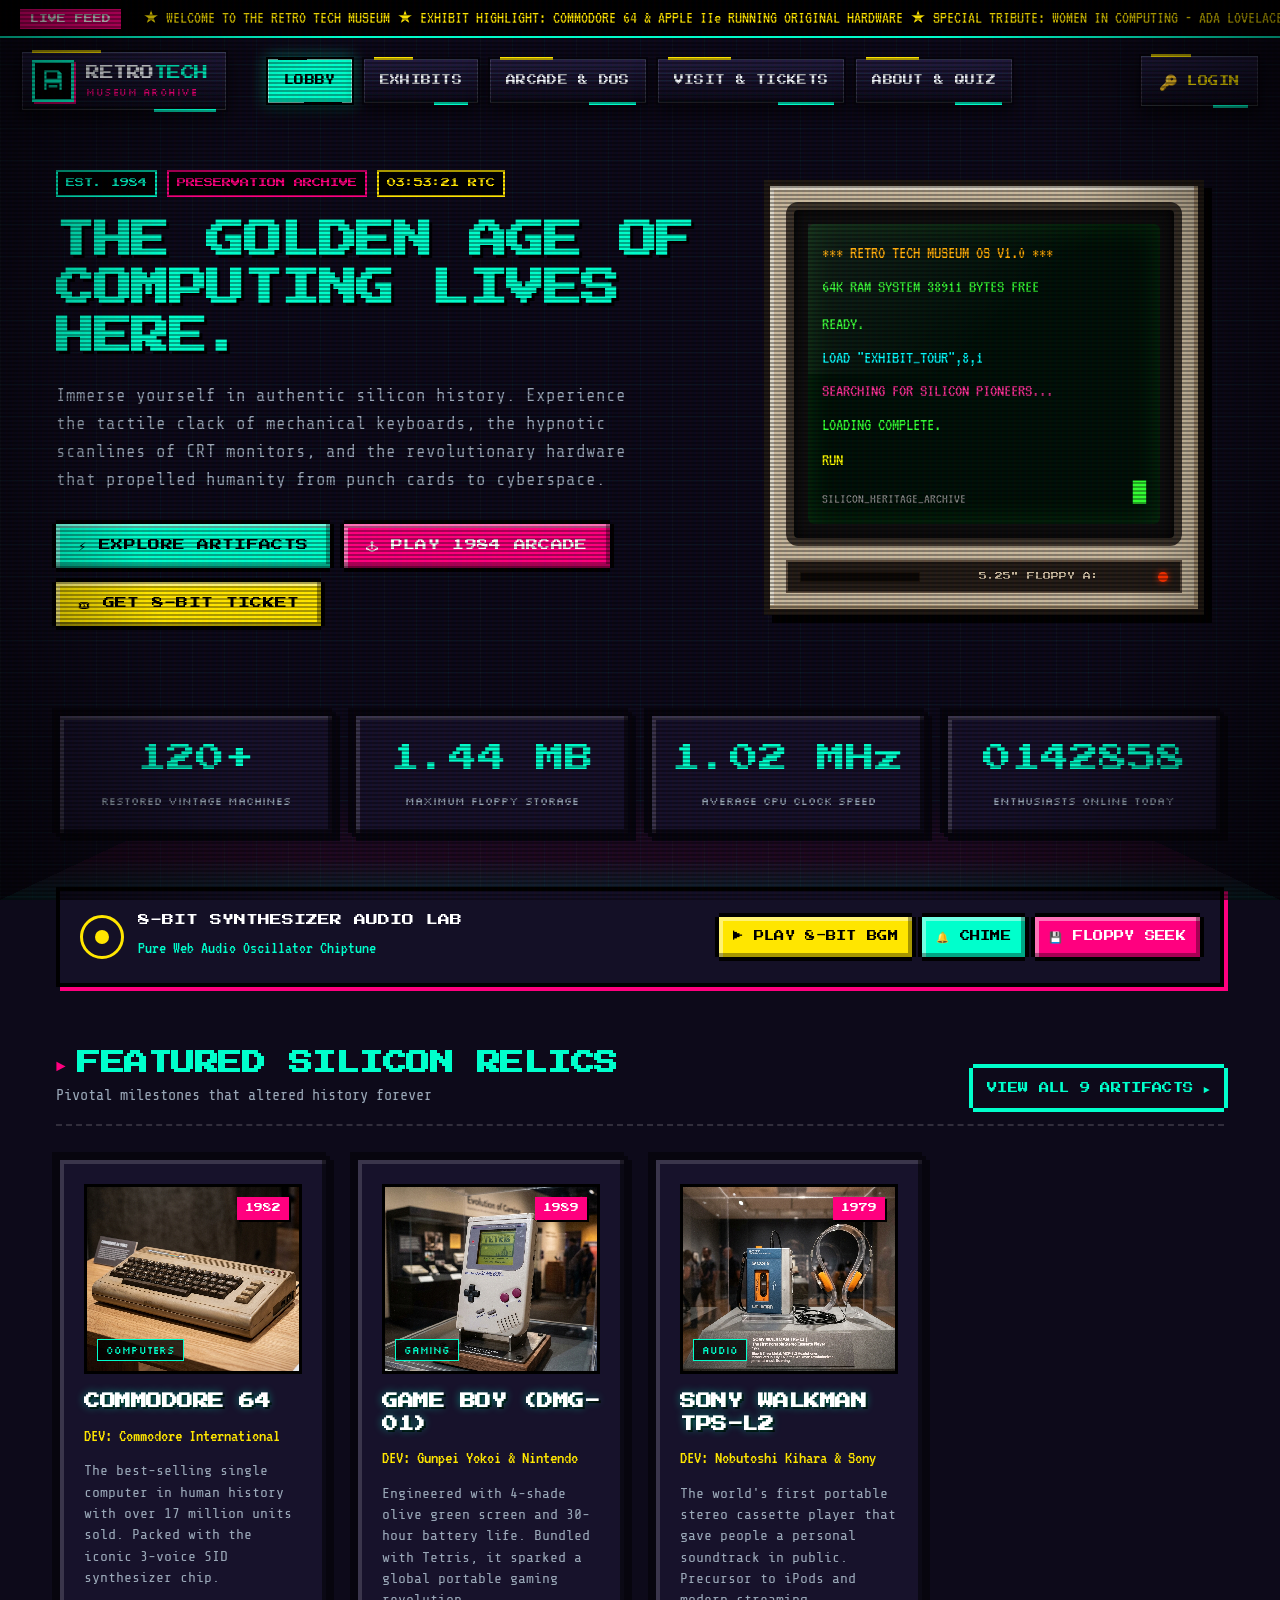
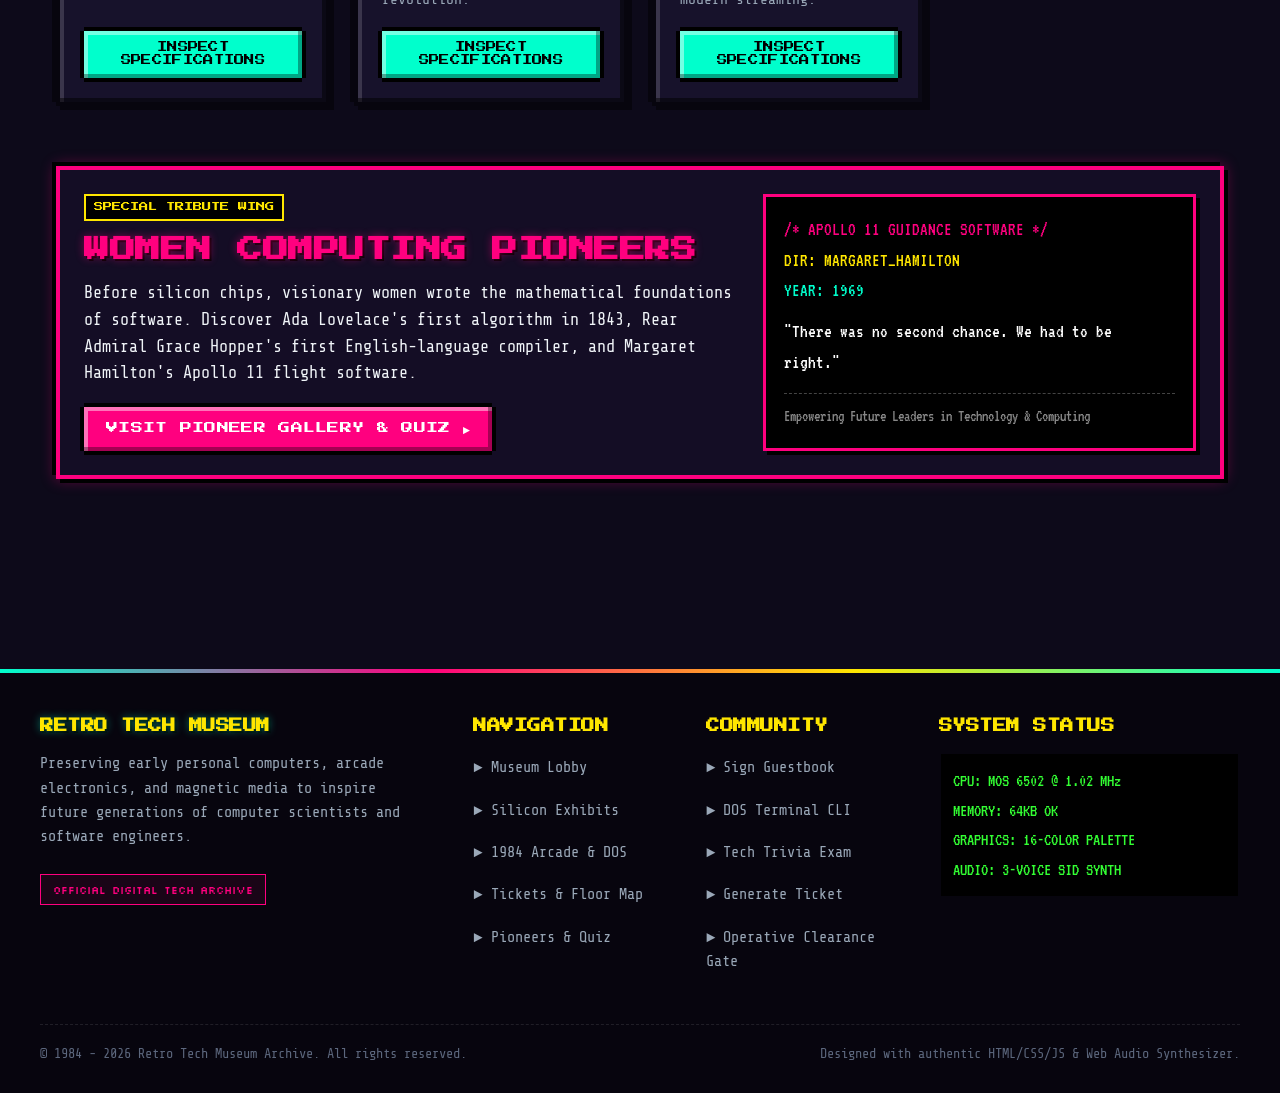
<file: index.html>
<!DOCTYPE html>
<html lang="en">
<head>
  <meta charset="UTF-8">
  <meta name="viewport" content="width=device-width, initial-scale=1.0">
  <title>Retro Tech Museum | Preserving 8-Bit, Silicon & Computing Heritage</title>
  <meta name="description" content="Step into the golden age of computing. Explore vintage microcomputers, arcade consoles, magnetic media, and the pioneering women who shaped software history.">
  <link rel="icon" type="image/svg+xml" href="favicon.svg">
  <link rel="stylesheet" href="css/style.css">
</head>
<body>
  <!-- CRT Scanline & Phosphor Overlay (Toggleable) -->
  <div id="crt-overlay" aria-hidden="true"></div>

  <!-- Perspective Horizon Grid Line -->
  <div class="cyber-horizon" aria-hidden="true"></div>

  <!-- Top Realtime Vintage Ticker -->
  <div class="retro-ticker-bar">
    <div class="ticker-content">
      <span class="ticker-tag">LIVE FEED</span>
      <span>★ WELCOME TO THE RETRO TECH MUSEUM ★ EXHIBIT HIGHLIGHT: COMMODORE 64 & APPLE IIe RUNNING ORIGINAL HARDWARE ★ SPECIAL TRIBUTE: WOMEN IN COMPUTING - ADA LOVELACE & GRACE HOPPER ★ PRESERVING SILICON HISTORY ★ STATUS: SYSTEM ONLINE 640K RAM OK ★</span>
    </div>
  </div>

  <!-- Global Retro Navigation Bar -->
  <header class="retro-header">
    <div class="nav-container">
      <a href="index.html" class="retro-logo">
        <div class="logo-icon">
          <!-- Pixel Floppy/Monitor SVG Icon -->
          <svg viewBox="0 0 24 24">
            <path d="M4 2h13l3 3v15H4V2zm2 2v6h10V4H6zm0 10v6h12v-6H6zm2 2h8v2H8v-2z"/>
          </svg>
        </div>
        <div class="logo-text">
          <span class="logo-title">RETRO<span>TECH</span></span>
          <span class="logo-subtitle">MUSEUM ARCHIVE</span>
        </div>
      </a>

      <!-- Desktop & Mobile Nav Menu -->
      <nav>
        <ul class="nav-menu">
          <li class="nav-item"><a href="index.html" class="active">LOBBY</a></li>
          <li class="nav-item"><a href="exhibits.html">EXHIBITS</a></li>
          <li class="nav-item"><a href="arcade.html">ARCADE & DOS</a></li>
          <li class="nav-item"><a href="visit.html">VISIT & TICKETS</a></li>
          <li class="nav-item"><a href="about.html">ABOUT & QUIZ</a></li>
        </ul>
      </nav>

      <!-- Right Side Auth Island & Mobile Navigation Toggle -->
      <div class="header-controls">
        <div id="header-user-auth" class="header-auth-container">
          <!-- Populated dynamically by js/auth.js -->
        </div>
        <button class="mobile-toggle" aria-label="Toggle navigation menu">
          ☰
        </button>
      </div>
    </div>
  </header>

  <!-- Main Lobby Page Content -->
  <main class="page-container">
    <!-- Hero Section -->
    <section class="hero-section">
      <div class="hero-content">
        <div class="hero-badge-wrap">
          <span class="pixel-badge">EST. 1984</span>
          <span class="pixel-badge pixel-badge-pink">PRESERVATION ARCHIVE</span>
          <span class="pixel-badge pixel-badge-yellow" id="retro-live-clock">--:--:-- RTC</span>
        </div>

        <h1 class="hero-title glow-text-cyan">
          THE GOLDEN AGE OF COMPUTING LIVES HERE.
        </h1>

        <p class="hero-desc">
          Immerse yourself in authentic silicon history. Experience the tactile clack of mechanical keyboards, the hypnotic scanlines of CRT monitors, and the revolutionary hardware that propelled humanity from punch cards to cyberspace.
        </p>

        <div class="hero-actions">
          <a href="exhibits.html" class="pixel-btn">
            ⚡ EXPLORE ARTIFACTS
          </a>
          <a href="arcade.html" class="pixel-btn pixel-btn-secondary">
            🕹 PLAY 1984 ARCADE
          </a>
          <a href="visit.html" class="pixel-btn pixel-btn-accent">
            🎟 GET 8-BIT TICKET
          </a>
        </div>
      </div>

      <!-- Hero CRT Computer Monitor Visualizer -->
      <div class="hero-visual">
        <div class="retro-pc-case">
          <div class="retro-screen-bezel">
            <div class="retro-screen-inner">
              <div class="screen-glare"></div>
              <div>
                <p style="color: #ffaa00; margin-bottom: 4px;">*** RETRO TECH MUSEUM OS V1.0 ***</p>
                <p>64K RAM SYSTEM  38911 BYTES FREE</p>
                <p style="color: #33ff33; margin-top: 8px;">READY.</p>
                <p style="color: #00ffff; margin-top: 4px;">LOAD "EXHIBIT_TOUR",8,1</p>
                <p style="color: #ff3399; margin-top: 4px;">SEARCHING FOR SILICON PIONEERS...</p>
                <p style="color: #33ff33; margin-top: 4px;">LOADING COMPLETE.</p>
                <p style="color: #ffff00; margin-top: 6px;">RUN</p>
              </div>
              <div style="display: flex; justify-content: space-between; align-items: flex-end;">
                <span style="font-size: 0.9rem; color: #888;">SILICON_HERITAGE_ARCHIVE</span>
                <span style="animation: driveActivity 1s infinite; font-size: 1.4rem;">█</span>
              </div>
            </div>
          </div>
          <div class="floppy-drive-slot">
            <div class="drive-bay"></div>
            <span class="drive-badge-text">5.25" FLOPPY A:</span>
            <div class="drive-led"></div>
          </div>
        </div>
      </div>
    </section>

    <!-- Museum Vital Stats Banner -->
    <section class="museum-stats-strip">
      <div class="pixel-box stat-card">
        <span class="stat-value">120+</span>
        <span class="stat-label">Restored Vintage Machines</span>
      </div>
      <div class="pixel-box stat-card">
        <span class="stat-value">1.44 MB</span>
        <span class="stat-label">Maximum Floppy Storage</span>
      </div>
      <div class="pixel-box stat-card">
        <span class="stat-value">1.02 MHz</span>
        <span class="stat-label">Average CPU Clock Speed</span>
      </div>
      <div class="pixel-box stat-card">
        <span class="stat-value" id="live-visitor-count">0142858</span>
        <span class="stat-label">Enthusiasts Online Today</span>
      </div>
    </section>

    <!-- Native Synthesizer Audio Deck Component -->
    <section class="retro-audio-deck">
      <div class="audio-info">
        <div class="cassette-spool" title="Audio Reel"></div>
        <div>
          <div class="audio-title">8-BIT SYNTHESIZER AUDIO LAB</div>
          <div class="audio-sub">Pure Web Audio Oscillator Chiptune</div>
        </div>
      </div>

      <div class="audio-controls">
        <button id="btn-toggle-bgm" class="pixel-btn pixel-btn-sm pixel-btn-accent">
          ▶ PLAY 8-BIT BGM
        </button>
        <button class="pixel-btn pixel-btn-sm" onclick="if(window.retroAudio) window.retroAudio.playBootChime()">
          🔔 CHIME
        </button>
        <button class="pixel-btn pixel-btn-sm pixel-btn-secondary" onclick="if(window.retroAudio) window.retroAudio.playDiskSeek()">
          💾 FLOPPY SEEK
        </button>
      </div>
    </section>

    <!-- Highlighted Artifacts Showcase -->
    <section style="margin: 60px 0;">
      <div class="section-header">
        <div>
          <h2 class="section-title">FEATURED SILICON RELICS</h2>
          <p class="section-subtitle">Pivotal milestones that altered history forever</p>
        </div>
        <a href="exhibits.html" class="pixel-btn pixel-btn-sm pixel-btn-outline">VIEW ALL 9 ARTIFACTS ►</a>
      </div>

      <div class="exhibits-grid">
        <!-- Card 1: Commodore 64 -->
        <article class="pixel-box pixel-box-interactive exhibit-card">
          <div class="exhibit-img-frame">
            <span class="exhibit-year-pill">1982</span>
            <span class="exhibit-category-tag">COMPUTERS</span>
            <img src="images/c64.jpg" alt="Commodore 64 Real Artifact" class="exhibit-real-img" loading="lazy">
          </div>
          <h3 class="exhibit-title glow-text-cyan">Commodore 64</h3>
          <div class="exhibit-meta">
            <span>DEV: Commodore International</span>
          </div>
          <p class="exhibit-summary">The best-selling single computer in human history with over 17 million units sold. Packed with the iconic 3-voice SID synthesizer chip.</p>
          <div class="exhibit-card-actions">
            <a href="exhibits.html" class="pixel-btn pixel-btn-sm">INSPECT SPECIFICATIONS</a>
          </div>
        </article>

        <!-- Card 2: Game Boy DMG-01 -->
        <article class="pixel-box pixel-box-interactive exhibit-card">
          <div class="exhibit-img-frame">
            <span class="exhibit-year-pill">1989</span>
            <span class="exhibit-category-tag">GAMING</span>
            <img src="images/gameboy.jpg" alt="Game Boy DMG-01 Real Artifact" class="exhibit-real-img" loading="lazy">
          </div>
          <h3 class="exhibit-title glow-text-cyan">Game Boy (DMG-01)</h3>
          <div class="exhibit-meta">
            <span>DEV: Gunpei Yokoi & Nintendo</span>
          </div>
          <p class="exhibit-summary">Engineered with 4-shade olive green screen and 30-hour battery life. Bundled with Tetris, it sparked a global portable gaming revolution.</p>
          <div class="exhibit-card-actions">
            <a href="exhibits.html" class="pixel-btn pixel-btn-sm">INSPECT SPECIFICATIONS</a>
          </div>
        </article>

        <!-- Card 3: Sony Walkman TPS-L2 -->
        <article class="pixel-box pixel-box-interactive exhibit-card">
          <div class="exhibit-img-frame">
            <span class="exhibit-year-pill">1979</span>
            <span class="exhibit-category-tag">AUDIO</span>
            <img src="images/walkman.jpg" alt="Sony Walkman TPS-L2 Real Artifact" class="exhibit-real-img" loading="lazy">
          </div>
          <h3 class="exhibit-title glow-text-cyan">Sony Walkman TPS-L2</h3>
          <div class="exhibit-meta">
            <span>DEV: Nobutoshi Kihara & Sony</span>
          </div>
          <p class="exhibit-summary">The world's first portable stereo cassette player that gave people a personal soundtrack in public. Precursor to iPods and modern streaming.</p>
          <div class="exhibit-card-actions">
            <a href="exhibits.html" class="pixel-btn pixel-btn-sm">INSPECT SPECIFICATIONS</a>
          </div>
        </article>
      </div>
    </section>

    <!-- Pioneer Women in Tech Highlight -->
    <section class="pixel-box pixel-box-pink pioneer-highlight-section">
      <div class="pioneer-highlight-grid">
        <div class="pioneer-content-col">
          <span class="pixel-badge pixel-badge-yellow" style="margin-bottom: 12px;">SPECIAL TRIBUTE WING</span>
          <h2 class="glow-text-pink pioneer-title">WOMEN COMPUTING PIONEERS</h2>
          <p class="pioneer-desc">
            Before silicon chips, visionary women wrote the mathematical foundations of software. Discover Ada Lovelace's first algorithm in 1843, Rear Admiral Grace Hopper's first English-language compiler, and Margaret Hamilton's Apollo 11 flight software.
          </p>
          <a href="about.html#pioneers" class="pixel-btn pixel-btn-secondary pioneer-btn">
            VISIT PIONEER GALLERY & QUIZ ►
          </a>
        </div>
        <div class="pioneer-terminal-card">
          <p>/* APOLLO 11 GUIDANCE SOFTWARE */</p>
          <p style="color: #ffe600;">DIR: MARGARET_HAMILTON</p>
          <p style="color: #00ffcc;">YEAR: 1969</p>
          <p style="color: #fff; margin-top: 10px;">"There was no second chance. We had to be right."</p>
          <div style="margin-top: 15px; border-top: 1px dashed #444; padding-top: 10px; color: #888; font-size: 1rem;">
            Empowering Future Leaders in Technology & Computing
          </div>
        </div>
      </div>
    </section>
  </main>

  <!-- Global Retro Footer -->
  <footer class="retro-footer">
    <div class="footer-container">
      <div class="footer-col">
        <h4 class="glow-text-cyan">RETRO TECH MUSEUM</h4>
        <p style="font-size: 0.95rem; color: var(--text-muted); margin-bottom: 16px; max-width: 380px;">
          Preserving early personal computers, arcade electronics, and magnetic media to inspire future generations of computer scientists and software engineers.
        </p>
        <span class="school-tribute-badge">Official Digital Tech Archive</span>
      </div>

      <div class="footer-col">
        <h4>NAVIGATION</h4>
        <ul class="footer-links">
          <li><a href="index.html">► Museum Lobby</a></li>
          <li><a href="exhibits.html">► Silicon Exhibits</a></li>
          <li><a href="arcade.html">► 1984 Arcade & DOS</a></li>
          <li><a href="visit.html">► Tickets & Floor Map</a></li>
          <li><a href="about.html">► Pioneers & Quiz</a></li>
        </ul>
      </div>

      <div class="footer-col">
        <h4>COMMUNITY</h4>
        <ul class="footer-links">
          <li><a href="visit.html#guestbook">► Sign Guestbook</a></li>
          <li><a href="arcade.html#terminal">► DOS Terminal CLI</a></li>
          <li><a href="about.html#quiz">► Tech Trivia Exam</a></li>
          <li><a href="visit.html#tickets">► Generate Ticket</a></li>
          <li><a href="login.html">► Operative Clearance Gate</a></li>
        </ul>
      </div>

      <div class="footer-col">
        <h4>SYSTEM STATUS</h4>
        <div style="background: #000; border: 2px solid var(--border-dark); padding: 12px; font-family: var(--font-terminal); font-size: 1.15rem; color: #33ff33;">
          <p>CPU: MOS 6502 @ 1.02 MHz</p>
          <p>MEMORY: 64KB OK</p>
          <p>GRAPHICS: 16-COLOR PALETTE</p>
          <p>AUDIO: 3-VOICE SID SYNTH</p>
        </div>
      </div>
    </div>

    <div class="footer-bottom">
      <div>&copy; 1984 - 2026 Retro Tech Museum Archive. All rights reserved.</div>
      <div>Designed with authentic HTML/CSS/JS & Web Audio Synthesizer.</div>
    </div>
  </footer>

  <!-- Scripts -->
  <script src="js/audio.js"></script>
  <script src="js/auth.js"></script>
  <script src="js/common.js"></script>
</body>
</html>
</file>
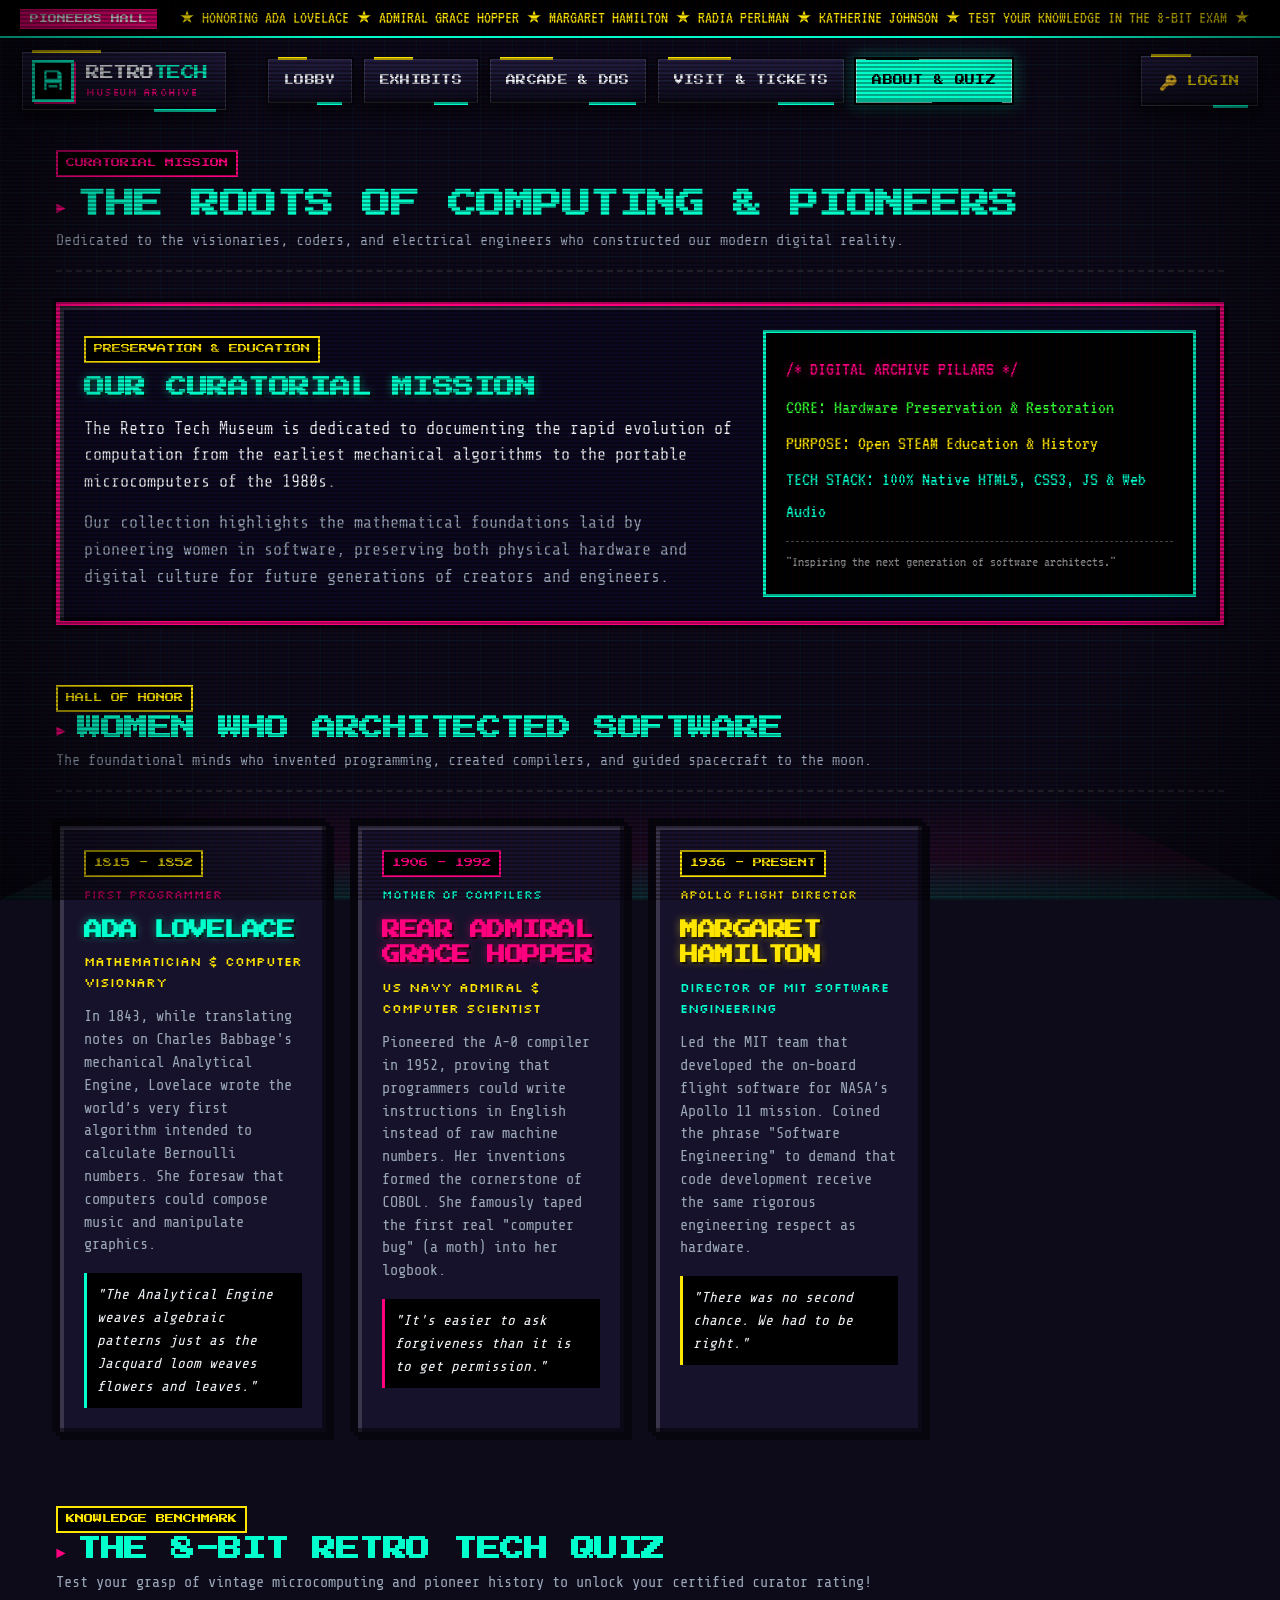
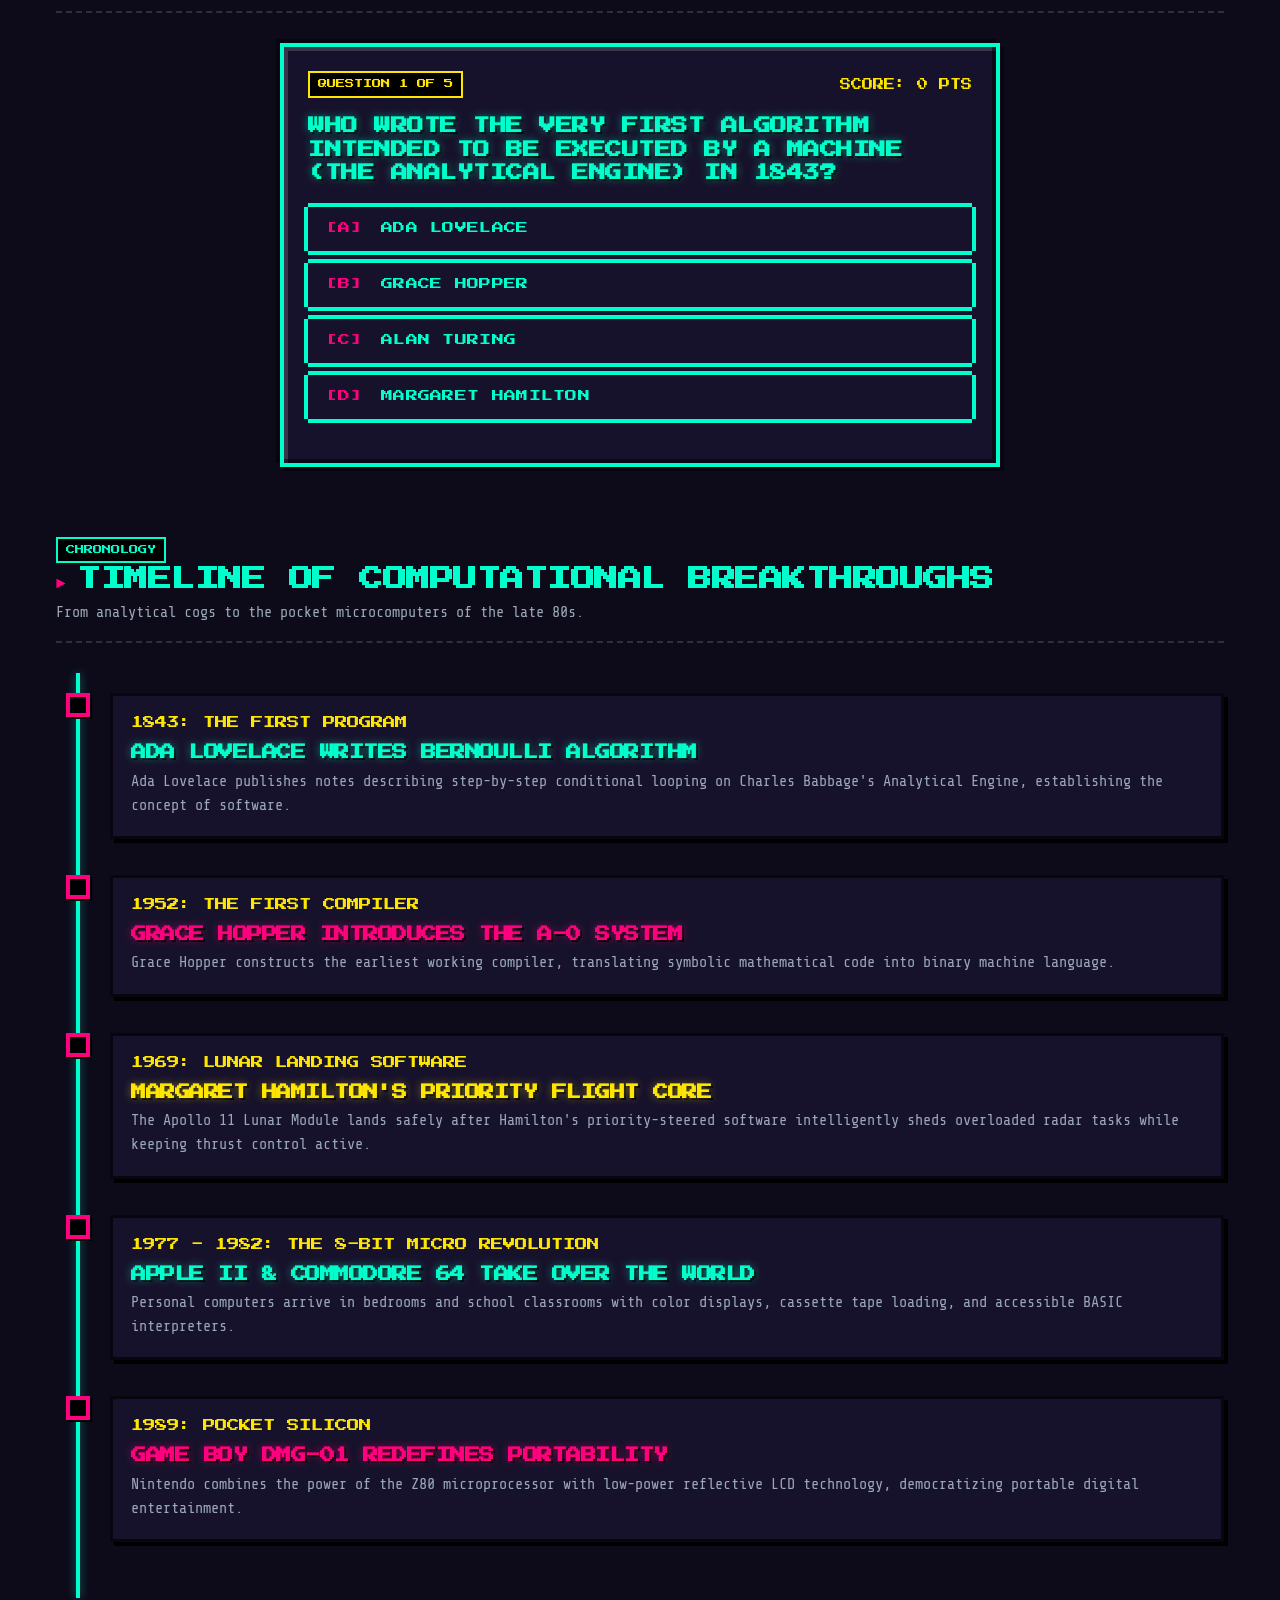
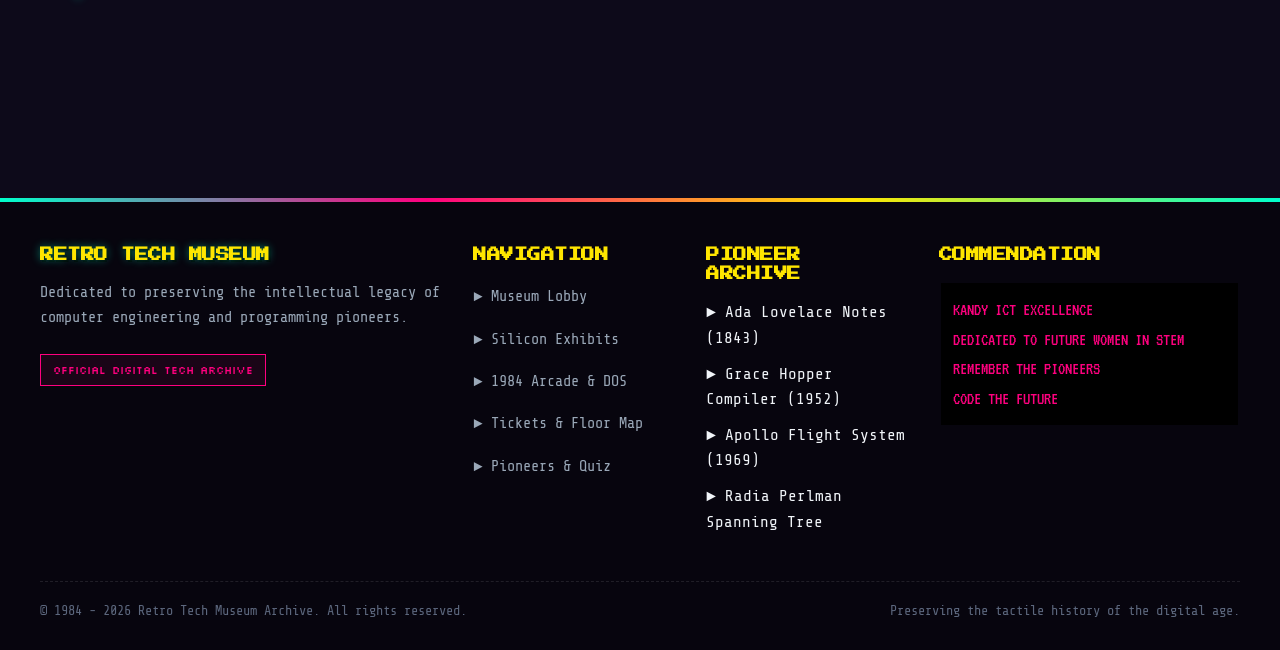
<file: about.html>
<!DOCTYPE html>
<html lang="en">
<head>
  <meta charset="UTF-8">
  <meta name="viewport" content="width=device-width, initial-scale=1.0">
  <title>About Us, Pioneers in Tech & Pixel Quiz | Retro Tech Museum</title>
  <meta name="description" content="Discover the museum story, celebrate the trailblazing women in computer science, and test your knowledge in our interactive 8-bit quiz.">
  <link rel="icon" type="image/svg+xml" href="favicon.svg">
  <link rel="stylesheet" href="css/style.css">
</head>
<body>
  <div id="crt-overlay" aria-hidden="true"></div>
  <div class="cyber-horizon" aria-hidden="true"></div>

  <!-- Top Realtime Ticker -->
  <div class="retro-ticker-bar">
    <div class="ticker-content">
      <span class="ticker-tag">PIONEERS HALL</span>
      <span>★ HONORING ADA LOVELACE ★ ADMIRAL GRACE HOPPER ★ MARGARET HAMILTON ★ RADIA PERLMAN ★ KATHERINE JOHNSON ★ TEST YOUR KNOWLEDGE IN THE 8-BIT EXAM ★</span>
    </div>
  </div>

  <!-- Global Retro Navigation Bar -->
  <header class="retro-header">
    <div class="nav-container">
      <a href="index.html" class="retro-logo">
        <div class="logo-icon">
          <svg viewBox="0 0 24 24">
            <path d="M4 2h13l3 3v15H4V2zm2 2v6h10V4H6zm0 10v6h12v-6H6zm2 2h8v2H8v-2z"/>
          </svg>
        </div>
        <div class="logo-text">
          <span class="logo-title">RETRO<span>TECH</span></span>
          <span class="logo-subtitle">MUSEUM ARCHIVE</span>
        </div>
      </a>

      <nav>
        <ul class="nav-menu">
          <li class="nav-item"><a href="index.html">LOBBY</a></li>
          <li class="nav-item"><a href="exhibits.html">EXHIBITS</a></li>
          <li class="nav-item"><a href="arcade.html">ARCADE & DOS</a></li>
          <li class="nav-item"><a href="visit.html">VISIT & TICKETS</a></li>
          <li class="nav-item"><a href="about.html" class="active">ABOUT & QUIZ</a></li>
        </ul>
      </nav>

      <div class="header-controls">
        <div id="header-user-auth" class="header-auth-container">
          <!-- Populated dynamically by js/auth.js -->
        </div>
        <button class="mobile-toggle" aria-label="Toggle navigation menu">
          ☰
        </button>
      </div>
    </div>
  </header>

  <main class="page-container">
    <!-- Header -->
    <div class="section-header">
      <div>
        <span class="pixel-badge pixel-badge-pink" style="margin-bottom: 8px;">CURATORIAL MISSION</span>
        <h1 class="section-title" style="font-size: 1.8rem;">THE ROOTS OF COMPUTING & PIONEERS</h1>
        <p class="section-subtitle">Dedicated to the visionaries, coders, and electrical engineers who constructed our modern digital reality.</p>
      </div>
    </div>

    <!-- Museum Origin & Curatorial Mission -->
    <section class="pixel-box" style="margin-bottom: 60px; background: #0c091f; border-color: var(--secondary);">
      <div class="mission-grid">
        <div>
          <span class="pixel-badge pixel-badge-yellow" style="margin-bottom: 10px;">PRESERVATION & EDUCATION</span>
          <h2 class="glow-text-cyan" style="font-size: 1.3rem; margin-bottom: 14px;">OUR CURATORIAL MISSION</h2>
          <p style="font-family: var(--font-tech); font-size: 1.05rem; line-height: 1.6; margin-bottom: 14px; color: var(--text-main);">
            The Retro Tech Museum is dedicated to documenting the rapid evolution of computation from the earliest mechanical algorithms to the portable microcomputers of the 1980s.
          </p>
          <p style="font-family: var(--font-tech); font-size: 1.05rem; line-height: 1.6; color: var(--text-muted);">
            Our collection highlights the mathematical foundations laid by pioneering women in software, preserving both physical hardware and digital culture for future generations of creators and engineers.
          </p>
        </div>

        <div style="background: #000; border: 3px solid var(--primary); padding: 20px; font-family: var(--font-terminal); font-size: 1.25rem;">
          <p class="glow-text-pink">/* DIGITAL ARCHIVE PILLARS */</p>
          <p style="color: #33ff33; margin-top: 6px;">CORE: Hardware Preservation & Restoration</p>
          <p style="color: #ffe600; margin-top: 4px;">PURPOSE: Open STEAM Education & History</p>
          <p style="color: #00ffcc; margin-top: 4px;">TECH STACK: 100% Native HTML5, CSS3, JS & Web Audio</p>
          <div style="margin-top: 14px; border-top: 1px dashed #444; padding-top: 8px; color: #888; font-size: 0.95rem;">
            "Inspiring the next generation of software architects."
          </div>
        </div>
      </div>
    </section>

    <!-- Pioneer Women in Computing Hall of Fame -->
    <section id="pioneers" style="margin-bottom: 70px;">
      <div class="section-header">
        <div>
          <span class="pixel-badge pixel-badge-yellow">HALL OF HONOR</span>
          <h2 class="section-title">WOMEN WHO ARCHITECTED SOFTWARE</h2>
          <p class="section-subtitle">The foundational minds who invented programming, created compilers, and guided spacecraft to the moon.</p>
        </div>
      </div>

      <div class="exhibits-grid">
        <!-- Pioneer 1: Ada Lovelace -->
        <article class="pixel-box pioneer-card">
          <div class="pioneer-header">
            <span class="pixel-badge pixel-badge-yellow">1815 - 1852</span>
            <span style="font-family: var(--font-pixel-condensed); font-size: 0.75rem; color: var(--secondary);">FIRST PROGRAMMER</span>
          </div>
          <h3 class="glow-text-cyan" style="font-size: 1.15rem; margin-bottom: 8px;">ADA LOVELACE</h3>
          <p style="color: var(--accent); font-family: var(--font-pixel-condensed); font-size: 0.8rem; margin-bottom: 14px;">
            Mathematician & Computer Visionary
          </p>
          <p style="font-family: var(--font-tech); font-size: 0.95rem; line-height: 1.5; color: var(--text-muted); margin-bottom: 16px;">
            In 1843, while translating notes on Charles Babbage's mechanical Analytical Engine, Lovelace wrote the world’s very first algorithm intended to calculate Bernoulli numbers. She foresaw that computers could compose music and manipulate graphics.
          </p>
          <div style="background: #000; padding: 10px; border-left: 3px solid var(--primary); font-family: var(--font-tech); font-size: 0.9rem; font-style: italic;">
            "The Analytical Engine weaves algebraic patterns just as the Jacquard loom weaves flowers and leaves."
          </div>
        </article>

        <!-- Pioneer 2: Grace Hopper -->
        <article class="pixel-box pioneer-card">
          <div class="pioneer-header">
            <span class="pixel-badge pixel-badge-pink">1906 - 1992</span>
            <span style="font-family: var(--font-pixel-condensed); font-size: 0.75rem; color: var(--primary);">MOTHER OF COMPILERS</span>
          </div>
          <h3 class="glow-text-pink" style="font-size: 1.15rem; margin-bottom: 8px;">REAR ADMIRAL GRACE HOPPER</h3>
          <p style="color: var(--accent); font-family: var(--font-pixel-condensed); font-size: 0.8rem; margin-bottom: 14px;">
            US Navy Admiral & Computer Scientist
          </p>
          <p style="font-family: var(--font-tech); font-size: 0.95rem; line-height: 1.5; color: var(--text-muted); margin-bottom: 16px;">
            Pioneered the A-0 compiler in 1952, proving that programmers could write instructions in English instead of raw machine numbers. Her inventions formed the cornerstone of COBOL. She famously taped the first real "computer bug" (a moth) into her logbook.
          </p>
          <div style="background: #000; padding: 10px; border-left: 3px solid var(--secondary); font-family: var(--font-tech); font-size: 0.9rem; font-style: italic;">
            "It's easier to ask forgiveness than it is to get permission."
          </div>
        </article>

        <!-- Pioneer 3: Margaret Hamilton -->
        <article class="pixel-box pioneer-card">
          <div class="pioneer-header">
            <span class="pixel-badge pixel-badge-yellow">1936 - PRESENT</span>
            <span style="font-family: var(--font-pixel-condensed); font-size: 0.75rem; color: var(--accent);">APOLLO FLIGHT DIRECTOR</span>
          </div>
          <h3 class="glow-text-yellow" style="font-size: 1.15rem; margin-bottom: 8px;">MARGARET HAMILTON</h3>
          <p style="color: var(--primary); font-family: var(--font-pixel-condensed); font-size: 0.8rem; margin-bottom: 14px;">
            Director of MIT Software Engineering
          </p>
          <p style="font-family: var(--font-tech); font-size: 0.95rem; line-height: 1.5; color: var(--text-muted); margin-bottom: 16px;">
            Led the MIT team that developed the on-board flight software for NASA’s Apollo 11 mission. Coined the phrase "Software Engineering" to demand that code development receive the same rigorous engineering respect as hardware.
          </p>
          <div style="background: #000; padding: 10px; border-left: 3px solid var(--accent); font-family: var(--font-tech); font-size: 0.9rem; font-style: italic;">
            "There was no second chance. We had to be right."
          </div>
        </article>
      </div>
    </section>

    <!-- Interactive Retro Tech & Pioneer Quiz Section -->
    <section id="quiz" style="margin-bottom: 70px;">
      <div class="section-header">
        <div>
          <span class="pixel-badge pixel-badge-yellow">KNOWLEDGE BENCHMARK</span>
          <h2 class="section-title">THE 8-BIT RETRO TECH QUIZ</h2>
          <p class="section-subtitle">Test your grasp of vintage microcomputing and pioneer history to unlock your certified curator rating!</p>
        </div>
      </div>

      <div id="pixel-quiz-container" style="max-width: 720px; margin: 0 auto;">
        <!-- Injected dynamically by js/about.js -->
      </div>
    </section>

    <!-- Historical Timeline Track -->
    <section style="margin-bottom: 60px;">
      <div class="section-header">
        <div>
          <span class="pixel-badge pixel-badge-cyan">CHRONOLOGY</span>
          <h2 class="section-title">TIMELINE OF COMPUTATIONAL BREAKTHROUGHS</h2>
          <p class="section-subtitle">From analytical cogs to the pocket microcomputers of the late 80s.</p>
        </div>
      </div>

      <div class="timeline-track">
        <div class="timeline-item">
          <div class="timeline-marker"></div>
          <div class="timeline-content">
            <div class="timeline-year">1843: THE FIRST PROGRAM</div>
            <h4 class="glow-text-cyan" style="font-size: 0.95rem; margin-bottom: 6px;">Ada Lovelace Writes Bernoulli Algorithm</h4>
            <p style="font-family: var(--font-tech); color: var(--text-muted); font-size: 0.95rem;">
              Ada Lovelace publishes notes describing step-by-step conditional looping on Charles Babbage's Analytical Engine, establishing the concept of software.
            </p>
          </div>
        </div>

        <div class="timeline-item">
          <div class="timeline-marker"></div>
          <div class="timeline-content">
            <div class="timeline-year">1952: THE FIRST COMPILER</div>
            <h4 class="glow-text-pink" style="font-size: 0.95rem; margin-bottom: 6px;">Grace Hopper Introduces the A-0 System</h4>
            <p style="font-family: var(--font-tech); color: var(--text-muted); font-size: 0.95rem;">
              Grace Hopper constructs the earliest working compiler, translating symbolic mathematical code into binary machine language.
            </p>
          </div>
        </div>

        <div class="timeline-item">
          <div class="timeline-marker"></div>
          <div class="timeline-content">
            <div class="timeline-year">1969: LUNAR LANDING SOFTWARE</div>
            <h4 class="glow-text-yellow" style="font-size: 0.95rem; margin-bottom: 6px;">Margaret Hamilton's Priority Flight Core</h4>
            <p style="font-family: var(--font-tech); color: var(--text-muted); font-size: 0.95rem;">
              The Apollo 11 Lunar Module lands safely after Hamilton's priority-steered software intelligently sheds overloaded radar tasks while keeping thrust control active.
            </p>
          </div>
        </div>

        <div class="timeline-item">
          <div class="timeline-marker"></div>
          <div class="timeline-content">
            <div class="timeline-year">1977 - 1982: THE 8-BIT MICRO REVOLUTION</div>
            <h4 class="glow-text-cyan" style="font-size: 0.95rem; margin-bottom: 6px;">Apple II & Commodore 64 Take Over the World</h4>
            <p style="font-family: var(--font-tech); color: var(--text-muted); font-size: 0.95rem;">
              Personal computers arrive in bedrooms and school classrooms with color displays, cassette tape loading, and accessible BASIC interpreters.
            </p>
          </div>
        </div>

        <div class="timeline-item">
          <div class="timeline-marker"></div>
          <div class="timeline-content">
            <div class="timeline-year">1989: POCKET SILICON</div>
            <h4 class="glow-text-pink" style="font-size: 0.95rem; margin-bottom: 6px;">Game Boy DMG-01 Redefines Portability</h4>
            <p style="font-family: var(--font-tech); color: var(--text-muted); font-size: 0.95rem;">
              Nintendo combines the power of the Z80 microprocessor with low-power reflective LCD technology, democratizing portable digital entertainment.
            </p>
          </div>
        </div>
      </div>
    </section>
  </main>

  <!-- Global Retro Footer -->
  <footer class="retro-footer">
    <div class="footer-container">
      <div class="footer-col">
        <h4 class="glow-text-cyan">RETRO TECH MUSEUM</h4>
        <p style="font-size: 0.95rem; color: var(--text-muted); margin-bottom: 16px;">
          Dedicated to preserving the intellectual legacy of computer engineering and programming pioneers.
        </p>
        <span class="school-tribute-badge">Official Digital Tech Archive</span>
      </div>

      <div class="footer-col">
        <h4>NAVIGATION</h4>
        <ul class="footer-links">
          <li><a href="index.html">► Museum Lobby</a></li>
          <li><a href="exhibits.html">► Silicon Exhibits</a></li>
          <li><a href="arcade.html">► 1984 Arcade & DOS</a></li>
          <li><a href="visit.html">► Tickets & Floor Map</a></li>
          <li><a href="about.html">► Pioneers & Quiz</a></li>
        </ul>
      </div>

      <div class="footer-col">
        <h4>PIONEER ARCHIVE</h4>
        <ul class="footer-links">
          <li>► Ada Lovelace Notes (1843)</li>
          <li>► Grace Hopper Compiler (1952)</li>
          <li>► Apollo Flight System (1969)</li>
          <li>► Radia Perlman Spanning Tree</li>
        </ul>
      </div>

      <div class="footer-col">
        <h4>COMMENDATION</h4>
        <div style="background: #000; border: 2px solid var(--border-dark); padding: 12px; font-family: var(--font-terminal); font-size: 1.15rem; color: #ff007f;">
          <p>KANDY ICT EXCELLENCE</p>
          <p>DEDICATED TO FUTURE WOMEN IN STEM</p>
          <p>REMEMBER THE PIONEERS</p>
          <p>CODE THE FUTURE</p>
        </div>
      </div>
    </div>

    <div class="footer-bottom">
      <div>&copy; 1984 - 2026 Retro Tech Museum Archive. All rights reserved.</div>
      <div>Preserving the tactile history of the digital age.</div>
    </div>
  </footer>

  <script src="js/audio.js"></script>
  <script src="js/auth.js"></script>
  <script src="js/common.js"></script>
  <script src="js/about.js"></script>
</body>
</html>
</file>
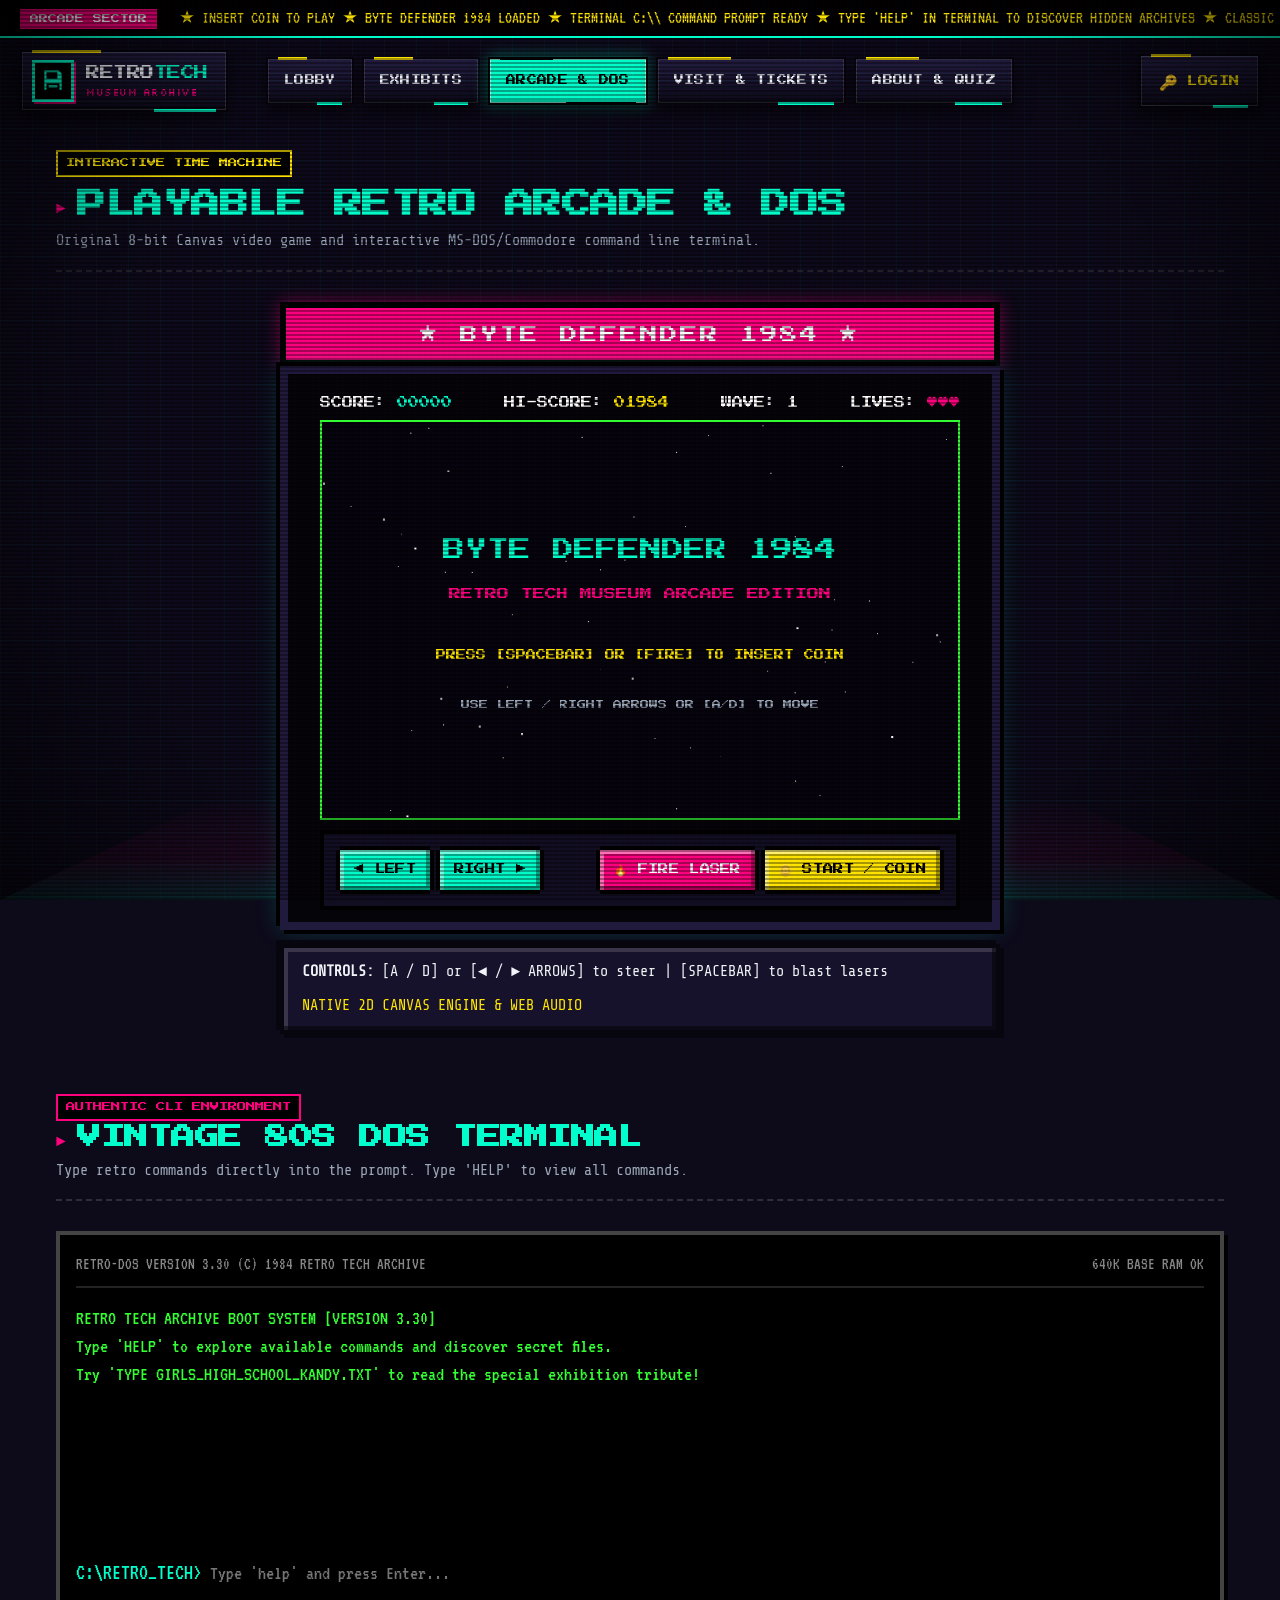
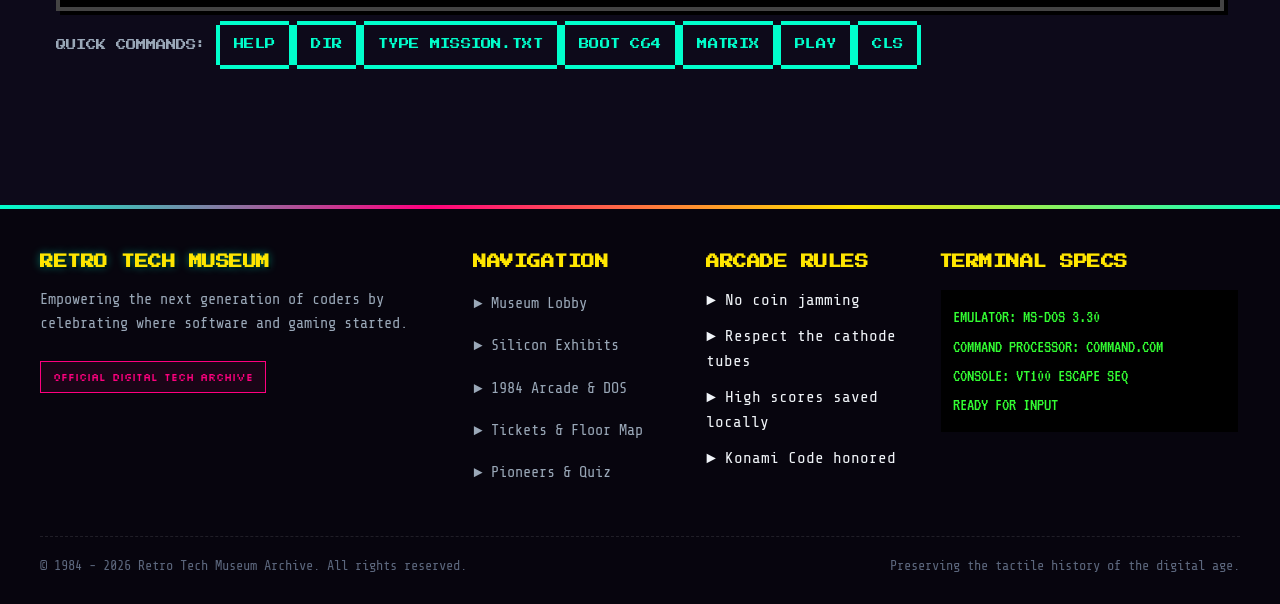
<file: arcade.html>
<!DOCTYPE html>
<html lang="en">
<head>
  <meta charset="UTF-8">
  <meta name="viewport" content="width=device-width, initial-scale=1.0">
  <title>Retro Arcade & DOS Terminal | Retro Tech Museum</title>
  <meta name="description" content="Play the authentic 1984 Byte Defender retro arcade game and operate the vintage DOS command prompt terminal.">
  <link rel="icon" type="image/svg+xml" href="favicon.svg">
  <link rel="stylesheet" href="css/style.css">
</head>
<body>
  <div id="crt-overlay" aria-hidden="true"></div>
  <div class="cyber-horizon" aria-hidden="true"></div>

  <!-- Top Realtime Ticker -->
  <div class="retro-ticker-bar">
    <div class="ticker-content">
      <span class="ticker-tag">ARCADE SECTOR</span>
      <span>★ INSERT COIN TO PLAY ★ BYTE DEFENDER 1984 LOADED ★ TERMINAL C:\\ COMMAND PROMPT READY ★ TYPE 'HELP' IN TERMINAL TO DISCOVER HIDDEN ARCHIVES ★ CLASSIC 1984 EDITION ★</span>
    </div>
  </div>

  <!-- Global Retro Navigation Bar -->
  <header class="retro-header">
    <div class="nav-container">
      <a href="index.html" class="retro-logo">
        <div class="logo-icon">
          <svg viewBox="0 0 24 24">
            <path d="M4 2h13l3 3v15H4V2zm2 2v6h10V4H6zm0 10v6h12v-6H6zm2 2h8v2H8v-2z"/>
          </svg>
        </div>
        <div class="logo-text">
          <span class="logo-title">RETRO<span>TECH</span></span>
          <span class="logo-subtitle">MUSEUM ARCHIVE</span>
        </div>
      </a>

      <nav>
        <ul class="nav-menu">
          <li class="nav-item"><a href="index.html">LOBBY</a></li>
          <li class="nav-item"><a href="exhibits.html">EXHIBITS</a></li>
          <li class="nav-item"><a href="arcade.html" class="active">ARCADE & DOS</a></li>
          <li class="nav-item"><a href="visit.html">VISIT & TICKETS</a></li>
          <li class="nav-item"><a href="about.html">ABOUT & QUIZ</a></li>
        </ul>
      </nav>

      <div class="header-controls">
        <div id="header-user-auth" class="header-auth-container">
          <!-- Populated dynamically by js/auth.js -->
        </div>
        <button class="mobile-toggle" aria-label="Toggle navigation menu">
          ☰
        </button>
      </div>
    </div>
  </header>

  <main class="page-container">
    <!-- Header -->
    <div class="section-header">
      <div>
        <span class="pixel-badge pixel-badge-yellow" style="margin-bottom: 8px;">INTERACTIVE TIME MACHINE</span>
        <h1 class="section-title" style="font-size: 1.8rem;">PLAYABLE RETRO ARCADE & DOS</h1>
        <p class="section-subtitle">Original 8-bit Canvas video game and interactive MS-DOS/Commodore command line terminal.</p>
      </div>
    </div>

    <!-- 1. Playable Arcade Machine -->
    <section class="arcade-cabinet-wrapper">
      <div class="arcade-marquee">
        ★ BYTE DEFENDER 1984 ★
      </div>

      <div class="arcade-viewport-frame">
        <div class="arcade-dashboard">
          <div>SCORE: <span id="arcade-score-val" style="color: var(--primary);">00000</span></div>
          <div>HI-SCORE: <span id="arcade-hiscore-val" style="color: var(--accent);">01984</span></div>
          <div>WAVE: <span id="arcade-wave-val" style="color: #fff;">1</span></div>
          <div>LIVES: <span id="arcade-lives-val" style="color: var(--secondary);">♥♥♥</span></div>
        </div>

        <!-- Canvas Game -->
        <canvas id="arcadeCanvas" width="640" height="400"></canvas>

        <!-- Onscreen Controls for Mobile & Tablet -->
        <div class="arcade-controls-pad" style="width: 100%; max-width: 640px;">
          <div class="dpad-btn-group">
            <button id="arcade-btn-left" class="pixel-btn pixel-btn-sm" aria-label="Move Ship Left">
              ◀ LEFT
            </button>
            <button id="arcade-btn-right" class="pixel-btn pixel-btn-sm" aria-label="Move Ship Right">
              RIGHT ▶
            </button>
          </div>
          <div class="dpad-btn-group">
            <button id="arcade-btn-fire" class="pixel-btn pixel-btn-sm pixel-btn-secondary" aria-label="Shoot Laser">
              🔥 FIRE LASER
            </button>
            <button id="arcade-btn-start" class="pixel-btn pixel-btn-sm pixel-btn-accent" aria-label="Insert Coin / Start">
              🪙 START / COIN
            </button>
          </div>
        </div>
      </div>

      <div class="pixel-box" style="margin-top: 14px; padding: 12px 18px; font-family: var(--font-tech); font-size: 0.95rem; display: flex; justify-content: space-between; flex-wrap: wrap; gap: 10px;">
        <div><strong>CONTROLS:</strong> [A / D] or [◄ / ► ARROWS] to steer | [SPACEBAR] to blast lasers</div>
        <div style="color: var(--accent);">NATIVE 2D CANVAS ENGINE & WEB AUDIO</div>
      </div>
    </section>

    <!-- 2. Vintage DOS Terminal Emulator -->
    <section id="terminal" style="margin-top: 60px;">
      <div class="section-header">
        <div>
          <span class="pixel-badge pixel-badge-pink">AUTHENTIC CLI ENVIRONMENT</span>
          <h2 class="section-title">VINTAGE 80s DOS TERMINAL</h2>
          <p class="section-subtitle">Type retro commands directly into the prompt. Type 'HELP' to view all commands.</p>
        </div>
      </div>

      <div class="dos-terminal-window">
        <div class="terminal-header">
          <span>RETRO-DOS VERSION 3.30 (C) 1984 RETRO TECH ARCHIVE</span>
          <span>640K BASE RAM OK</span>
        </div>

        <div class="terminal-body" id="terminal-output-log">
          <pre>RETRO TECH ARCHIVE BOOT SYSTEM [VERSION 3.30]
Type 'HELP' to explore available commands and discover secret files.
Try 'TYPE GIRLS_HIGH_SCHOOL_KANDY.TXT' to read the special exhibition tribute!
</pre>
        </div>

        <div class="terminal-prompt-line">
          <span style="color: var(--primary); font-size: 1.4rem;">C:\RETRO_TECH&gt;</span>
          <input 
            type="text" 
            id="terminal-cli-input" 
            class="terminal-input" 
            placeholder="Type 'help' and press Enter..." 
            autocomplete="off"
            spellcheck="false"
          >
        </div>
      </div>

      <!-- Quick Command Buttons for Easy Clicking -->
      <div class="terminal-quick-pills">
        <span style="font-family: var(--font-pixel); font-size: 0.65rem; color: var(--text-muted); align-self: center; margin-right: 6px;">QUICK COMMANDS:</span>
        <button class="pixel-btn pixel-btn-sm pixel-btn-outline" onclick="window.runDosCommand('help')">HELP</button>
        <button class="pixel-btn pixel-btn-sm pixel-btn-outline" onclick="window.runDosCommand('dir')">DIR</button>
        <button class="pixel-btn pixel-btn-sm pixel-btn-outline" onclick="window.runDosCommand('type archive_mission.txt')">TYPE MISSION.TXT</button>
        <button class="pixel-btn pixel-btn-sm pixel-btn-outline" onclick="window.runDosCommand('boot c64')">BOOT C64</button>
        <button class="pixel-btn pixel-btn-sm pixel-btn-outline" onclick="window.runDosCommand('matrix')">MATRIX</button>
        <button class="pixel-btn pixel-btn-sm pixel-btn-outline" onclick="window.runDosCommand('play')">PLAY</button>
        <button class="pixel-btn pixel-btn-sm pixel-btn-outline" onclick="window.runDosCommand('cls')">CLS</button>
      </div>
    </section>
  </main>

  <!-- Global Retro Footer -->
  <footer class="retro-footer">
    <div class="footer-container">
      <div class="footer-col">
        <h4 class="glow-text-cyan">RETRO TECH MUSEUM</h4>
        <p style="font-size: 0.95rem; color: var(--text-muted); margin-bottom: 16px;">
          Empowering the next generation of coders by celebrating where software and gaming started.
        </p>
        <span class="school-tribute-badge">Official Digital Tech Archive</span>
      </div>

      <div class="footer-col">
        <h4>NAVIGATION</h4>
        <ul class="footer-links">
          <li><a href="index.html">► Museum Lobby</a></li>
          <li><a href="exhibits.html">► Silicon Exhibits</a></li>
          <li><a href="arcade.html">► 1984 Arcade & DOS</a></li>
          <li><a href="visit.html">► Tickets & Floor Map</a></li>
          <li><a href="about.html">► Pioneers & Quiz</a></li>
        </ul>
      </div>

      <div class="footer-col">
        <h4>ARCADE RULES</h4>
        <ul class="footer-links">
          <li>► No coin jamming</li>
          <li>► Respect the cathode tubes</li>
          <li>► High scores saved locally</li>
          <li>► Konami Code honored</li>
        </ul>
      </div>

      <div class="footer-col">
        <h4>TERMINAL SPECS</h4>
        <div style="background: #000; border: 2px solid var(--border-dark); padding: 12px; font-family: var(--font-terminal); font-size: 1.15rem; color: #33ff33;">
          <p>EMULATOR: MS-DOS 3.30</p>
          <p>COMMAND PROCESSOR: COMMAND.COM</p>
          <p>CONSOLE: VT100 ESCAPE SEQ</p>
          <p>READY FOR INPUT</p>
        </div>
      </div>
    </div>

    <div class="footer-bottom">
      <div>&copy; 1984 - 2026 Retro Tech Museum Archive. All rights reserved.</div>
      <div>Preserving the tactile history of the digital age.</div>
    </div>
  </footer>

  <script src="js/audio.js"></script>
  <script src="js/auth.js"></script>
  <script src="js/common.js"></script>
  <script src="js/arcade.js"></script>
</body>
</html>
</file>
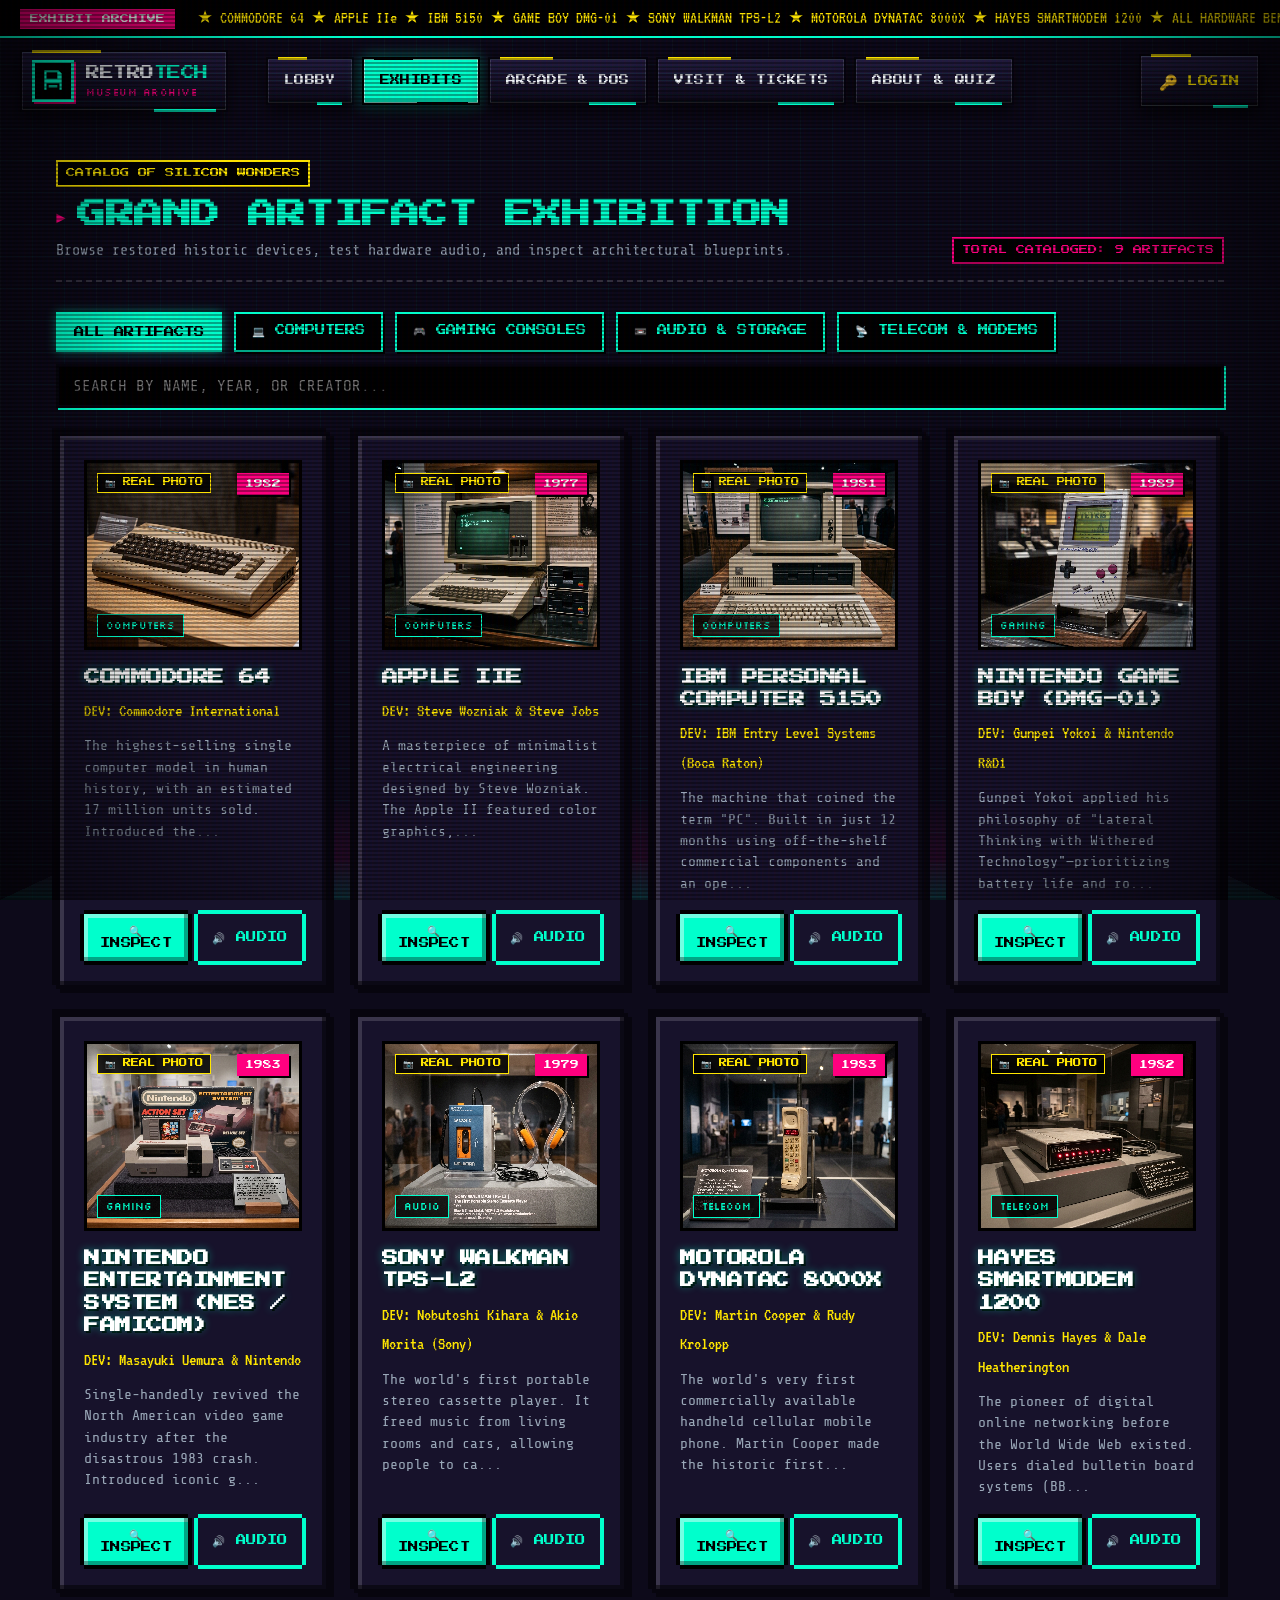
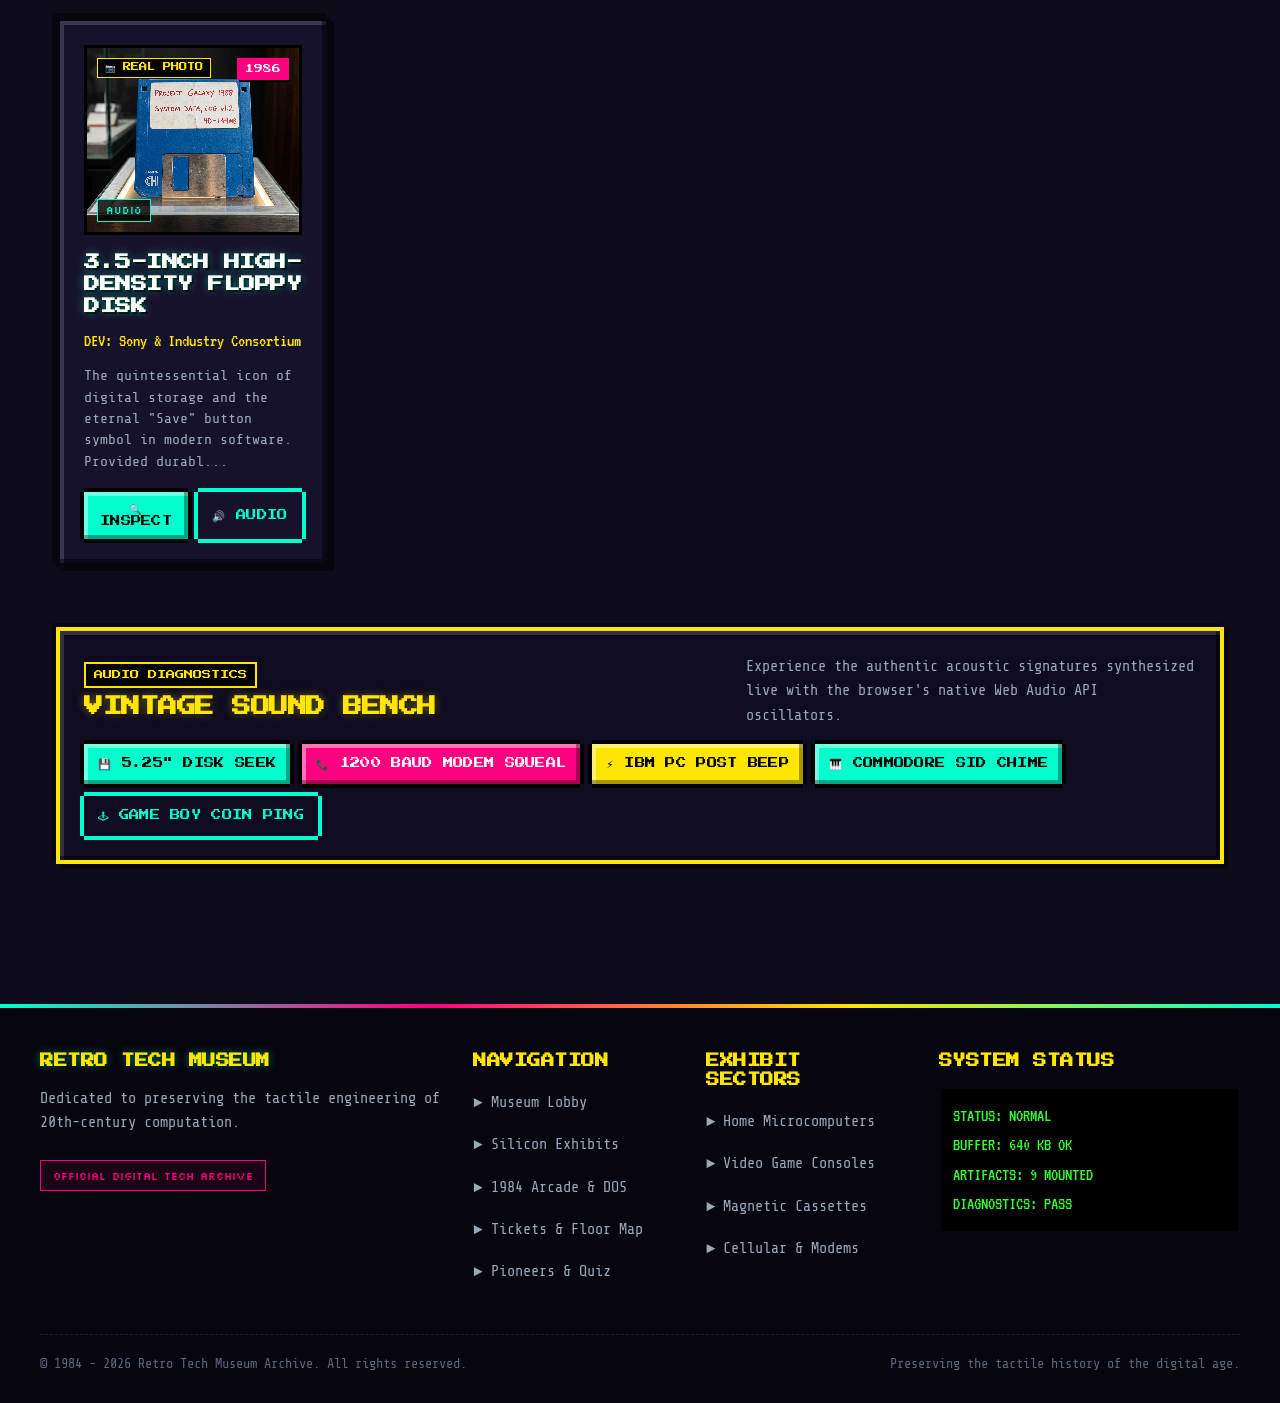
<file: exhibits.html>
<!DOCTYPE html>
<html lang="en">
<head>
  <meta charset="UTF-8">
  <meta name="viewport" content="width=device-width, initial-scale=1.0">
  <title>Exhibits & Artifacts Archive | Retro Tech Museum</title>
  <meta name="description" content="Explore our extensive collection of historic computers, gaming consoles, telecommunication devices, and magnetic media storage from 1970 to 1995.">
  <link rel="icon" type="image/svg+xml" href="favicon.svg">
  <link rel="stylesheet" href="css/style.css">
</head>
<body>
  <div id="crt-overlay" aria-hidden="true"></div>
  <div class="cyber-horizon" aria-hidden="true"></div>

  <!-- Top Realtime Ticker -->
  <div class="retro-ticker-bar">
    <div class="ticker-content">
      <span class="ticker-tag">EXHIBIT ARCHIVE</span>
      <span>★ COMMODORE 64 ★ APPLE IIe ★ IBM 5150 ★ GAME BOY DMG-01 ★ SONY WALKMAN TPS-L2 ★ MOTOROLA DYNATAC 8000X ★ HAYES SMARTMODEM 1200 ★ ALL HARDWARE BENCH TESTED & OPERATIONAL ★</span>
    </div>
  </div>

  <!-- Global Retro Navigation Bar -->
  <header class="retro-header">
    <div class="nav-container">
      <a href="index.html" class="retro-logo">
        <div class="logo-icon">
          <svg viewBox="0 0 24 24">
            <path d="M4 2h13l3 3v15H4V2zm2 2v6h10V4H6zm0 10v6h12v-6H6zm2 2h8v2H8v-2z"/>
          </svg>
        </div>
        <div class="logo-text">
          <span class="logo-title">RETRO<span>TECH</span></span>
          <span class="logo-subtitle">MUSEUM ARCHIVE</span>
        </div>
      </a>

      <nav>
        <ul class="nav-menu">
          <li class="nav-item"><a href="index.html">LOBBY</a></li>
          <li class="nav-item"><a href="exhibits.html" class="active">EXHIBITS</a></li>
          <li class="nav-item"><a href="arcade.html">ARCADE & DOS</a></li>
          <li class="nav-item"><a href="visit.html">VISIT & TICKETS</a></li>
          <li class="nav-item"><a href="about.html">ABOUT & QUIZ</a></li>
        </ul>
      </nav>

      <div class="header-controls">
        <div id="header-user-auth" class="header-auth-container">
          <!-- Populated dynamically by js/auth.js -->
        </div>
        <button class="mobile-toggle" aria-label="Toggle navigation menu">
          ☰
        </button>
      </div>
    </div>
  </header>

  <main class="page-container">
    <!-- Header Section -->
    <div class="section-header" style="margin-top: 10px;">
      <div>
        <span class="pixel-badge pixel-badge-yellow" style="margin-bottom: 8px;">CATALOG OF SILICON WONDERS</span>
        <h1 class="section-title" style="font-size: 1.8rem;">GRAND ARTIFACT EXHIBITION</h1>
        <p class="section-subtitle">Browse restored historic devices, test hardware audio, and inspect architectural blueprints.</p>
      </div>
      <div>
        <span class="pixel-badge pixel-badge-pink">TOTAL CATALOGED: 9 ARTIFACTS</span>
      </div>
    </div>

    <!-- Filter & Search Controls Bar -->
    <div class="filter-bar">
      <button class="filter-pill-btn active" data-filter="all">ALL ARTIFACTS</button>
      <button class="filter-pill-btn" data-filter="computers">💻 COMPUTERS</button>
      <button class="filter-pill-btn" data-filter="gaming">🎮 GAMING CONSOLES</button>
      <button class="filter-pill-btn" data-filter="audio">📼 AUDIO & STORAGE</button>
      <button class="filter-pill-btn" data-filter="telecom">📡 TELECOM & MODEMS</button>

      <div class="search-wrap">
        <input 
          type="text" 
          id="artifact-search-input" 
          class="pixel-input" 
          placeholder="SEARCH BY NAME, YEAR, OR CREATOR..."
          aria-label="Search Artifacts"
        >
      </div>
    </div>

    <!-- Dynamic Grid Container -->
    <section class="exhibits-grid" id="exhibits-grid-container">
      <!-- Populated via js/exhibits.js -->
    </section>

    <!-- Quick Audio Hardware Diagnostics Section -->
    <section class="pixel-box" style="margin-top: 60px; background: #0f0b21; border-color: var(--accent);">
      <div style="display: flex; justify-content: space-between; align-items: center; flex-wrap: wrap; gap: 16px; margin-bottom: 16px;">
        <div>
          <span class="pixel-badge pixel-badge-yellow">AUDIO DIAGNOSTICS</span>
          <h2 class="glow-text-yellow" style="font-size: 1.2rem; margin-top: 6px;">VINTAGE SOUND BENCH</h2>
        </div>
        <p style="color: var(--text-muted); font-size: 0.95rem; max-width: 450px;">
          Experience the authentic acoustic signatures synthesized live with the browser's native Web Audio API oscillators.
        </p>
      </div>

      <div style="display: flex; gap: 12px; flex-wrap: wrap;">
        <button class="pixel-btn pixel-btn-sm" onclick="triggerArtifactSound('floppy')">
          💾 5.25" DISK SEEK
        </button>
        <button class="pixel-btn pixel-btn-sm pixel-btn-secondary" onclick="triggerArtifactSound('modem')">
          📞 1200 BAUD MODEM SQUEAL
        </button>
        <button class="pixel-btn pixel-btn-sm pixel-btn-accent" onclick="triggerArtifactSound('boot')">
          ⚡ IBM PC POST BEEP
        </button>
        <button class="pixel-btn pixel-btn-sm" onclick="triggerArtifactSound('c64')">
          🎹 COMMODORE SID CHIME
        </button>
        <button class="pixel-btn pixel-btn-sm pixel-btn-outline" onclick="triggerArtifactSound('gameboy')">
          🕹 GAME BOY COIN PING
        </button>
      </div>
    </section>
  </main>

  <!-- Detailed Artifact Modal Dialog -->
  <div class="pixel-modal-backdrop" id="artifact-detail-modal" role="dialog" aria-modal="true" aria-labelledby="artifact-modal-body">
    <div class="pixel-modal">
      <button class="modal-close-btn" onclick="window.closeArtifactModal()" aria-label="Close modal">✕</button>
      <div id="artifact-modal-body">
        <!-- Injected dynamically by js/exhibits.js -->
      </div>
    </div>
  </div>

  <!-- Global Retro Footer -->
  <footer class="retro-footer">
    <div class="footer-container">
      <div class="footer-col">
        <h4 class="glow-text-cyan">RETRO TECH MUSEUM</h4>
        <p style="font-size: 0.95rem; color: var(--text-muted); margin-bottom: 16px;">
          Dedicated to preserving the tactile engineering of 20th-century computation.
        </p>
        <span class="school-tribute-badge">Official Digital Tech Archive</span>
      </div>

      <div class="footer-col">
        <h4>NAVIGATION</h4>
        <ul class="footer-links">
          <li><a href="index.html">► Museum Lobby</a></li>
          <li><a href="exhibits.html">► Silicon Exhibits</a></li>
          <li><a href="arcade.html">► 1984 Arcade & DOS</a></li>
          <li><a href="visit.html">► Tickets & Floor Map</a></li>
          <li><a href="about.html">► Pioneers & Quiz</a></li>
        </ul>
      </div>

      <div class="footer-col">
        <h4>EXHIBIT SECTORS</h4>
        <ul class="footer-links">
          <li><a href="#" onclick="document.querySelector('[data-filter=computers]').click(); return false;">► Home Microcomputers</a></li>
          <li><a href="#" onclick="document.querySelector('[data-filter=gaming]').click(); return false;">► Video Game Consoles</a></li>
          <li><a href="#" onclick="document.querySelector('[data-filter=audio]').click(); return false;">► Magnetic Cassettes</a></li>
          <li><a href="#" onclick="document.querySelector('[data-filter=telecom]').click(); return false;">► Cellular & Modems</a></li>
        </ul>
      </div>

      <div class="footer-col">
        <h4>SYSTEM STATUS</h4>
        <div style="background: #000; border: 2px solid var(--border-dark); padding: 12px; font-family: var(--font-terminal); font-size: 1.15rem; color: #33ff33;">
          <p>STATUS: NORMAL</p>
          <p>BUFFER: 640 KB OK</p>
          <p>ARTIFACTS: 9 MOUNTED</p>
          <p>DIAGNOSTICS: PASS</p>
        </div>
      </div>
    </div>

    <div class="footer-bottom">
      <div>&copy; 1984 - 2026 Retro Tech Museum Archive. All rights reserved.</div>
      <div>Preserving the tactile history of the digital age.</div>
    </div>
  </footer>

  <script src="js/audio.js"></script>
  <script src="js/auth.js"></script>
  <script src="js/common.js"></script>
  <script src="js/exhibits.js"></script>
</body>
</html>
</file>
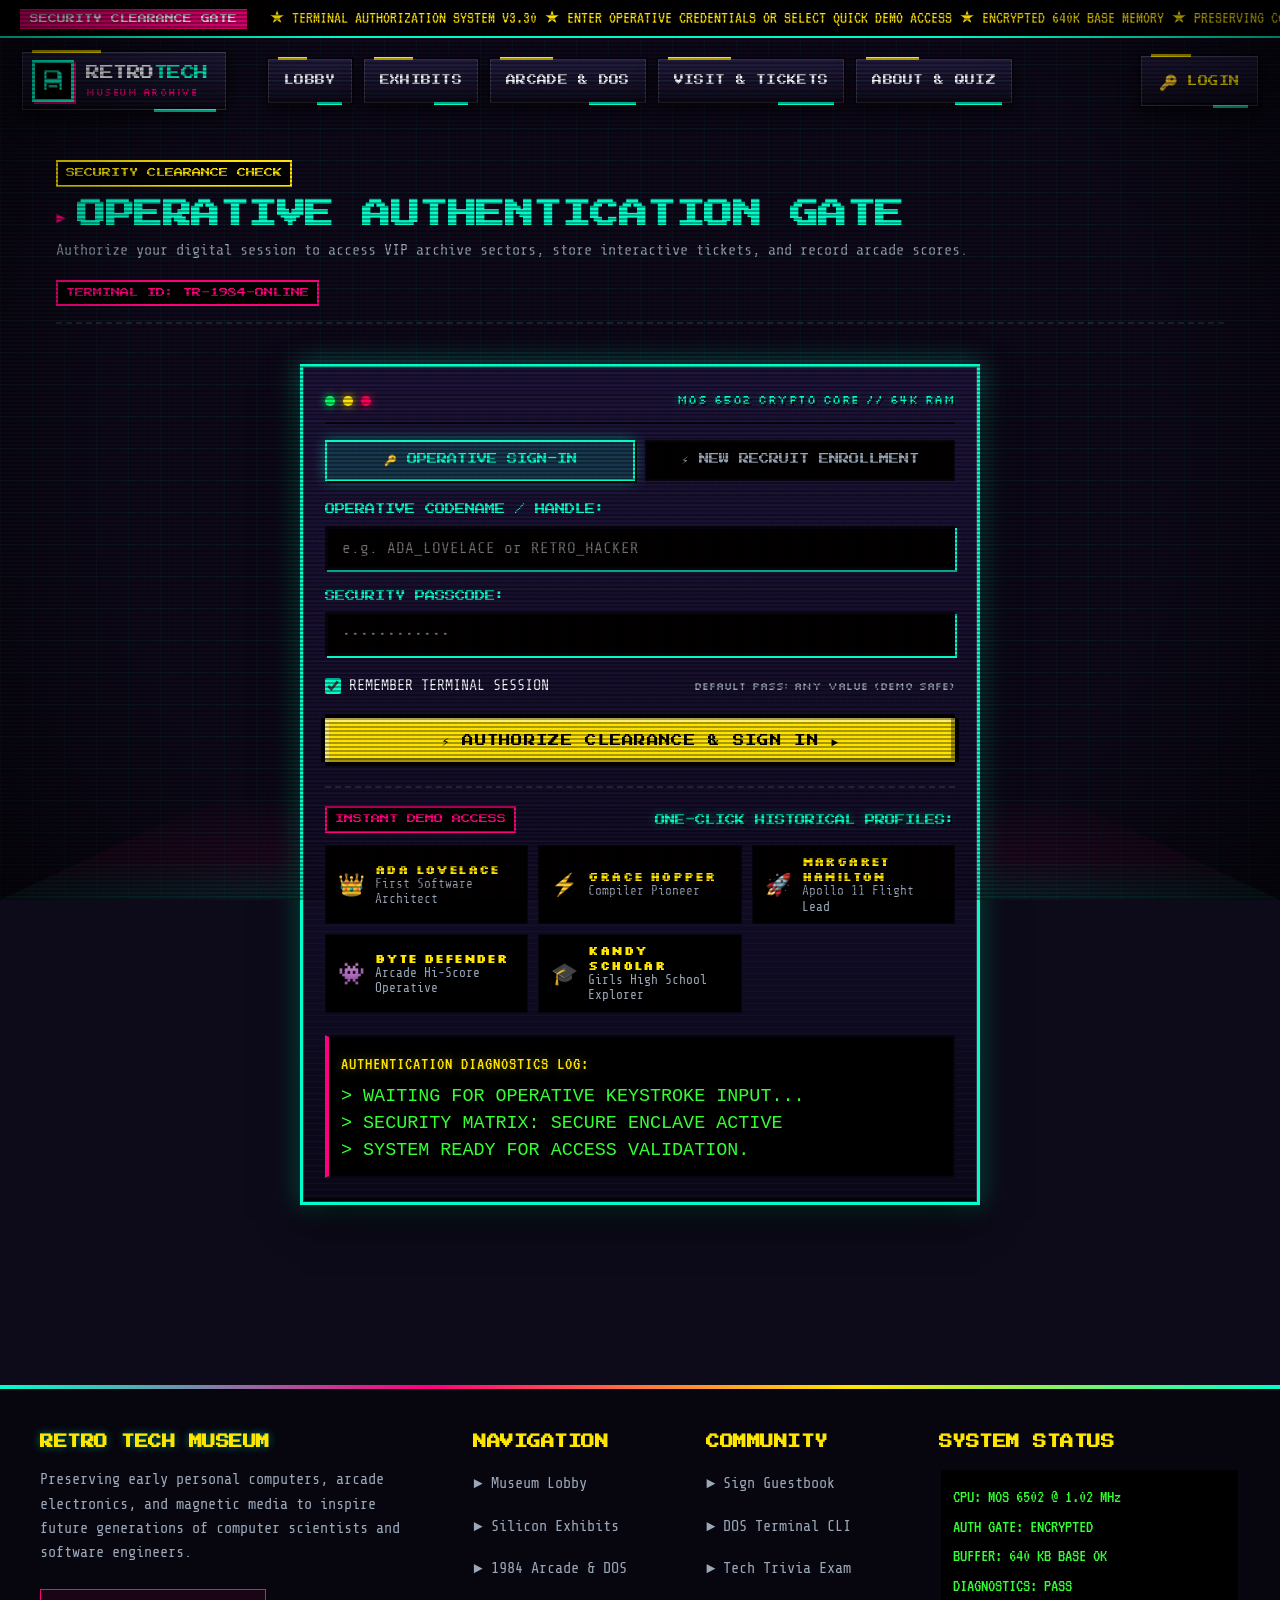
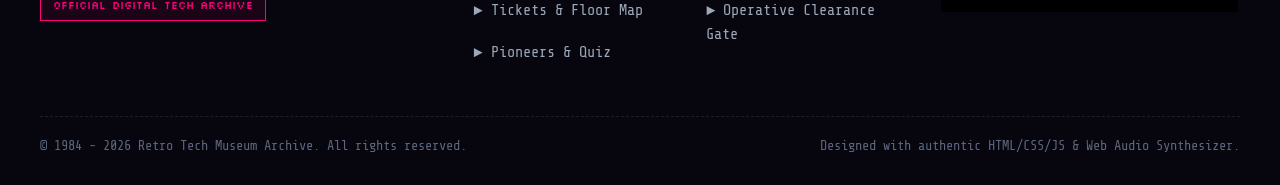
<file: login.html>
<!DOCTYPE html>
<html lang="en">
<head>
  <meta charset="UTF-8">
  <meta name="viewport" content="width=device-width, initial-scale=1.0">
  <title>Operative Authentication & Clearance Gate | Retro Tech Museum</title>
  <meta name="description" content="Sign in to your Retro Tech Museum operative account or test quick demo accounts to access VIP archives, save high scores, and customize museum passes.">
  <link rel="icon" type="image/svg+xml" href="favicon.svg">
  <link rel="stylesheet" href="css/style.css">
</head>
<body>
  <!-- CRT Scanline & Phosphor Overlay -->
  <div id="crt-overlay" aria-hidden="true"></div>

  <!-- Perspective Horizon Grid Line -->
  <div class="cyber-horizon" aria-hidden="true"></div>

  <!-- Top Realtime Vintage Ticker -->
  <div class="retro-ticker-bar">
    <div class="ticker-content">
      <span class="ticker-tag">SECURITY CLEARANCE GATE</span>
      <span>★ TERMINAL AUTHORIZATION SYSTEM V3.30 ★ ENTER OPERATIVE CREDENTIALS OR SELECT QUICK DEMO ACCESS ★ ENCRYPTED 640K BASE MEMORY ★ PRESERVING COMPUTING HERITAGE SINCE 1984 ★</span>
    </div>
  </div>

  <!-- Global Retro Navigation Bar (Floating Sci-Fi Island Header) -->
  <header class="retro-header">
    <div class="nav-container">
      <a href="index.html" class="retro-logo">
        <div class="logo-icon">
          <svg viewBox="0 0 24 24">
            <path d="M4 2h13l3 3v15H4V2zm2 2v6h10V4H6zm0 10v6h12v-6H6zm2 2h8v2H8v-2z"/>
          </svg>
        </div>
        <div class="logo-text">
          <span class="logo-title">RETRO<span>TECH</span></span>
          <span class="logo-subtitle">MUSEUM ARCHIVE</span>
        </div>
      </a>

      <!-- Desktop & Mobile Nav Menu -->
      <nav>
        <ul class="nav-menu">
          <li class="nav-item"><a href="index.html">LOBBY</a></li>
          <li class="nav-item"><a href="exhibits.html">EXHIBITS</a></li>
          <li class="nav-item"><a href="arcade.html">ARCADE & DOS</a></li>
          <li class="nav-item"><a href="visit.html">VISIT & TICKETS</a></li>
          <li class="nav-item"><a href="about.html">ABOUT & QUIZ</a></li>
        </ul>
      </nav>

      <!-- Right Side Auth Island & Mobile Navigation Toggle -->
      <div class="header-controls">
        <div id="header-user-auth" class="header-auth-container">
          <!-- Populated dynamically by js/auth.js -->
        </div>
        <button class="mobile-toggle" aria-label="Toggle navigation menu">
          ☰
        </button>
      </div>
    </div>
  </header>

  <!-- Main Login Page Content -->
  <main class="page-container">
    <div class="section-header" style="margin-top: 10px;">
      <div>
        <span class="pixel-badge pixel-badge-yellow" style="margin-bottom: 8px;">SECURITY CLEARANCE CHECK</span>
        <h1 class="section-title" style="font-size: 1.8rem;">OPERATIVE AUTHENTICATION GATE</h1>
        <p class="section-subtitle">Authorize your digital session to access VIP archive sectors, store interactive tickets, and record arcade scores.</p>
      </div>
      <div>
        <span class="pixel-badge pixel-badge-pink">TERMINAL ID: TR-1984-ONLINE</span>
      </div>
    </div>

    <!-- Main Auth Card Container -->
    <div class="login-terminal-wrapper">
      <div class="pixel-box login-terminal-box">
        <!-- Terminal Bezel Top Bar -->
        <div class="terminal-bezel-top">
          <div class="terminal-led-group">
            <span class="terminal-led led-green" title="Power OK"></span>
            <span class="terminal-led led-yellow" title="Encryption Active"></span>
            <span class="terminal-led led-red" title="Buffer Busy"></span>
          </div>
          <span class="terminal-sys-tag glow-text-cyan">MOS 6502 CRYPTO CORE // 64K RAM</span>
        </div>

        <!-- Mode Switcher Tabs -->
        <div class="auth-tabs-row">
          <button type="button" class="auth-tab-btn active" id="tab-btn-login">
            🔑 OPERATIVE SIGN-IN
          </button>
          <button type="button" class="auth-tab-btn" id="tab-btn-register">
            ⚡ NEW RECRUIT ENROLLMENT
          </button>
        </div>

        <!-- Tab 1: Login Form -->
        <form id="form-retro-login" class="auth-active-form">
          <div class="ticket-form-group">
            <label class="ticket-form-label" for="login-handle">OPERATIVE CODENAME / HANDLE:</label>
            <input 
              type="text" 
              id="login-handle" 
              class="pixel-input" 
              placeholder="e.g. ADA_LOVELACE or RETRO_HACKER" 
              required 
              maxlength="30"
              autocomplete="username"
            >
          </div>

          <div class="ticket-form-group">
            <label class="ticket-form-label" for="login-passcode">SECURITY PASSCODE:</label>
            <input 
              type="password" 
              id="login-passcode" 
              class="pixel-input" 
              placeholder="••••••••••••" 
              required 
              maxlength="30"
              autocomplete="current-password"
            >
          </div>

          <div class="auth-form-options">
            <label class="retro-checkbox-label">
              <input type="checkbox" id="login-remember" checked>
              <span>REMEMBER TERMINAL SESSION</span>
            </label>
            <span style="font-family: var(--font-pixel-condensed); font-size: 0.7rem; color: var(--text-muted);">
              DEFAULT PASS: ANY VALUE (DEMO SAFE)
            </span>
          </div>

          <button type="submit" class="pixel-btn pixel-btn-accent auth-submit-btn">
            ⚡ AUTHORIZE CLEARANCE & SIGN IN ►
          </button>
        </form>

        <!-- Tab 2: Registration Form (Hidden by default) -->
        <form id="form-retro-register" style="display: none;">
          <div class="ticket-form-group">
            <label class="ticket-form-label" for="reg-handle">CHOSEN OPERATIVE HANDLE:</label>
            <input 
              type="text" 
              id="reg-handle" 
              class="pixel-input" 
              placeholder="e.g. CYBER_PIONEER_2026" 
              required 
              maxlength="24"
            >
          </div>

          <div class="ticket-form-group">
            <label class="ticket-form-label" for="reg-passcode">NEW PASSCODE:</label>
            <input 
              type="password" 
              id="reg-passcode" 
              class="pixel-input" 
              placeholder="Create security code..." 
              required 
              maxlength="30"
            >
          </div>

          <div class="ticket-form-group">
            <label class="ticket-form-label" for="reg-clearance">ASSIGNED CLEARANCE TIER:</label>
            <select id="reg-clearance" class="pixel-select">
              <option value="LEVEL 2: SCHOLAR">LEVEL 2: SILICON SCHOLAR</option>
              <option value="LEVEL 3: HACKER">LEVEL 3: VINTAGE HARDWARE HACKER</option>
              <option value="LEVEL 4: ARCHITECT">LEVEL 4: SOFTWARE ARCHITECT</option>
              <option value="LEVEL 1: EXPLORER">LEVEL 1: STUDENT EXPLORER</option>
            </select>
          </div>

          <div class="ticket-form-group">
            <label class="ticket-form-label" for="reg-rig">PRIMARY RETRO MACHINE:</label>
            <select id="reg-rig" class="pixel-select">
              <option value="Commodore 64 (SID Synth)">COMMODORE 64 (SID SYNTH)</option>
              <option value="Apple IIe (MOS 6502)">APPLE IIe (MOS 6502)</option>
              <option value="IBM PC 5150 (MS-DOS)">IBM PC 5150 (MS-DOS)</option>
              <option value="Nintendo Game Boy (DMG-01)">NINTENDO GAME BOY (DMG-01)</option>
              <option value="Sony Walkman TPS-L2">SONY WALKMAN TPS-L2</option>
            </select>
          </div>

          <button type="submit" class="pixel-btn pixel-btn-secondary auth-submit-btn">
            💾 ENROLL NEW RECRUIT INTO ARCHIVE ►
          </button>
        </form>

        <!-- Instant 1-Click Quick Demo Login Section -->
        <div class="auth-demo-section">
          <div class="auth-demo-header">
            <span class="pixel-badge pixel-badge-pink">INSTANT DEMO ACCESS</span>
            <span class="glow-text-cyan" style="font-family: var(--font-pixel); font-size: 0.65rem;">
              ONE-CLICK HISTORICAL PROFILES:
            </span>
          </div>

          <div class="auth-demo-grid">
            <button type="button" class="auth-demo-pill" onclick="handleQuickDemo('ada')">
              <span class="demo-icon">👑</span>
              <div class="demo-text">
                <strong>ADA LOVELACE</strong>
                <small>First Software Architect</small>
              </div>
            </button>

            <button type="button" class="auth-demo-pill" onclick="handleQuickDemo('grace')">
              <span class="demo-icon">⚡</span>
              <div class="demo-text">
                <strong>GRACE HOPPER</strong>
                <small>Compiler Pioneer</small>
              </div>
            </button>

            <button type="button" class="auth-demo-pill" onclick="handleQuickDemo('margaret')">
              <span class="demo-icon">🚀</span>
              <div class="demo-text">
                <strong>MARGARET HAMILTON</strong>
                <small>Apollo 11 Flight Lead</small>
              </div>
            </button>

            <button type="button" class="auth-demo-pill" onclick="handleQuickDemo('arcade')">
              <span class="demo-icon">👾</span>
              <div class="demo-text">
                <strong>BYTE DEFENDER</strong>
                <small>Arcade Hi-Score Operative</small>
              </div>
            </button>

            <button type="button" class="auth-demo-pill" onclick="handleQuickDemo('student')">
              <span class="demo-icon">🎓</span>
              <div class="demo-text">
                <strong>KANDY SCHOLAR</strong>
                <small>Girls High School Explorer</small>
              </div>
            </button>
          </div>
        </div>

        <!-- Terminal Diagnostic Log Screen -->
        <div class="terminal-log-console">
          <div class="log-console-title glow-text-yellow">AUTHENTICATION DIAGNOSTICS LOG:</div>
          <pre id="auth-log-stream">> WAITING FOR OPERATIVE KEYSTROKE INPUT...
> SECURITY MATRIX: SECURE ENCLAVE ACTIVE
> SYSTEM READY FOR ACCESS VALIDATION.</pre>
        </div>
      </div>
    </div>
  </main>

  <!-- Global Retro Footer -->
  <footer class="retro-footer">
    <div class="footer-container">
      <div class="footer-col">
        <h4 class="glow-text-cyan">RETRO TECH MUSEUM</h4>
        <p style="font-size: 0.95rem; color: var(--text-muted); margin-bottom: 16px; max-width: 380px;">
          Preserving early personal computers, arcade electronics, and magnetic media to inspire future generations of computer scientists and software engineers.
        </p>
        <span class="school-tribute-badge">Official Digital Tech Archive</span>
      </div>

      <div class="footer-col">
        <h4>NAVIGATION</h4>
        <ul class="footer-links">
          <li><a href="index.html">► Museum Lobby</a></li>
          <li><a href="exhibits.html">► Silicon Exhibits</a></li>
          <li><a href="arcade.html">► 1984 Arcade & DOS</a></li>
          <li><a href="visit.html">► Tickets & Floor Map</a></li>
          <li><a href="about.html">► Pioneers & Quiz</a></li>
        </ul>
      </div>

      <div class="footer-col">
        <h4>COMMUNITY</h4>
        <ul class="footer-links">
          <li><a href="visit.html#guestbook">► Sign Guestbook</a></li>
          <li><a href="arcade.html#terminal">► DOS Terminal CLI</a></li>
          <li><a href="about.html#quiz">► Tech Trivia Exam</a></li>
          <li><a href="login.html">► Operative Clearance Gate</a></li>
        </ul>
      </div>

      <div class="footer-col">
        <h4>SYSTEM STATUS</h4>
        <div style="background: #000; border: 2px solid var(--border-dark); padding: 12px; font-family: var(--font-terminal); font-size: 1.15rem; color: #33ff33;">
          <p>CPU: MOS 6502 @ 1.02 MHz</p>
          <p>AUTH GATE: ENCRYPTED</p>
          <p>BUFFER: 640 KB BASE OK</p>
          <p>DIAGNOSTICS: PASS</p>
        </div>
      </div>
    </div>

    <div class="footer-bottom">
      <div>&copy; 1984 - 2026 Retro Tech Museum Archive. All rights reserved.</div>
      <div>Designed with authentic HTML/CSS/JS & Web Audio Synthesizer.</div>
    </div>
  </footer>

  <!-- Scripts -->
  <script src="js/audio.js"></script>
  <script src="js/auth.js"></script>
  <script src="js/common.js"></script>

  <!-- Login Page Controller Script -->
  <script>
    document.addEventListener('DOMContentLoaded', () => {
      const tabLogin = document.getElementById('tab-btn-login');
      const tabRegister = document.getElementById('tab-btn-register');
      const formLogin = document.getElementById('form-retro-login');
      const formRegister = document.getElementById('form-retro-register');
      const logStream = document.getElementById('auth-log-stream');

      function appendLog(line) {
        if (!logStream) return;
        logStream.textContent += '\n> ' + line;
        logStream.scrollTop = logStream.scrollHeight;
      }

      // Tab Switching
      tabLogin.addEventListener('click', () => {
        tabLogin.classList.add('active');
        tabRegister.classList.remove('active');
        formLogin.style.display = 'block';
        formRegister.style.display = 'none';
        appendLog('SWITCHED TO OPERATIVE SIGN-IN TERMINAL');
        if (window.retroAudio) window.retroAudio.playBlip();
      });

      tabRegister.addEventListener('click', () => {
        tabRegister.classList.add('active');
        tabLogin.classList.remove('active');
        formRegister.style.display = 'block';
        formLogin.style.display = 'none';
        appendLog('SWITCHED TO NEW RECRUIT ENROLLMENT PROTOCOL');
        if (window.retroAudio) window.retroAudio.playBlip();
      });

      // Handle Sign-in Submission
      formLogin.addEventListener('submit', (e) => {
        e.preventDefault();
        const handle = document.getElementById('login-handle').value;
        const pass = document.getElementById('login-passcode').value;

        appendLog(`VALIDATING CHECKSUM FOR [${handle.toUpperCase()}]...`);
        appendLog('INTERROGATING 640K BASE REPOSITORIES: SUCCESS');

        const user = RetroAuth.login(handle, pass);
        appendLog(`CLEARANCE CONFIRMED. WELCOME ABOARD, ${user.handle}!`);

        setTimeout(() => {
          window.location.href = 'index.html';
        }, 650);
      });

      // Handle Registration Submission
      formRegister.addEventListener('submit', (e) => {
        e.preventDefault();
        const handle = document.getElementById('reg-handle').value;
        const pass = document.getElementById('reg-passcode').value;
        const clearance = document.getElementById('reg-clearance').value;
        const rig = document.getElementById('reg-rig').value;

        appendLog(`ENROLLING NEW RECRUIT [${handle.toUpperCase()}]...`);
        appendLog(`ASSIGNING CLEARANCE: ${clearance}`);
        appendLog(`MOUNTING RIG: ${rig}`);

        const user = RetroAuth.register({ handle, password: pass, clearance, rig });
        appendLog(`REGISTRATION SECURED. SESSION ACTIVE!`);

        setTimeout(() => {
          window.location.href = 'index.html';
        }, 650);
      });

      // If user is already logged in, show current status in log
      const cur = RetroAuth.getCurrentUser();
      if (cur) {
        appendLog(`NOTICE: ACTIVE OPERATIVE [${cur.handle}] ALREADY LOGGED IN.`);
        appendLog(`CURRENT CLEARANCE: ${cur.clearance}`);
      }
    });

    // Helper for 1-Click Demo Logins
    window.handleQuickDemo = function(key) {
      const logStream = document.getElementById('auth-log-stream');
      if (logStream) {
        logStream.textContent += `\n> EXECUTING INSTANT DEMO CLEARANCE FOR [${key.toUpperCase()}]...`;
      }
      const user = RetroAuth.quickDemoLogin(key);
      if (logStream) {
        logStream.textContent += `\n> WELCOME, ${user.handle}! REDIRECTING TO ARCHIVE LOBBY...`;
      }
      setTimeout(() => {
        window.location.href = 'index.html';
      }, 550);
    };
  </script>
</body>
</html>
</file>
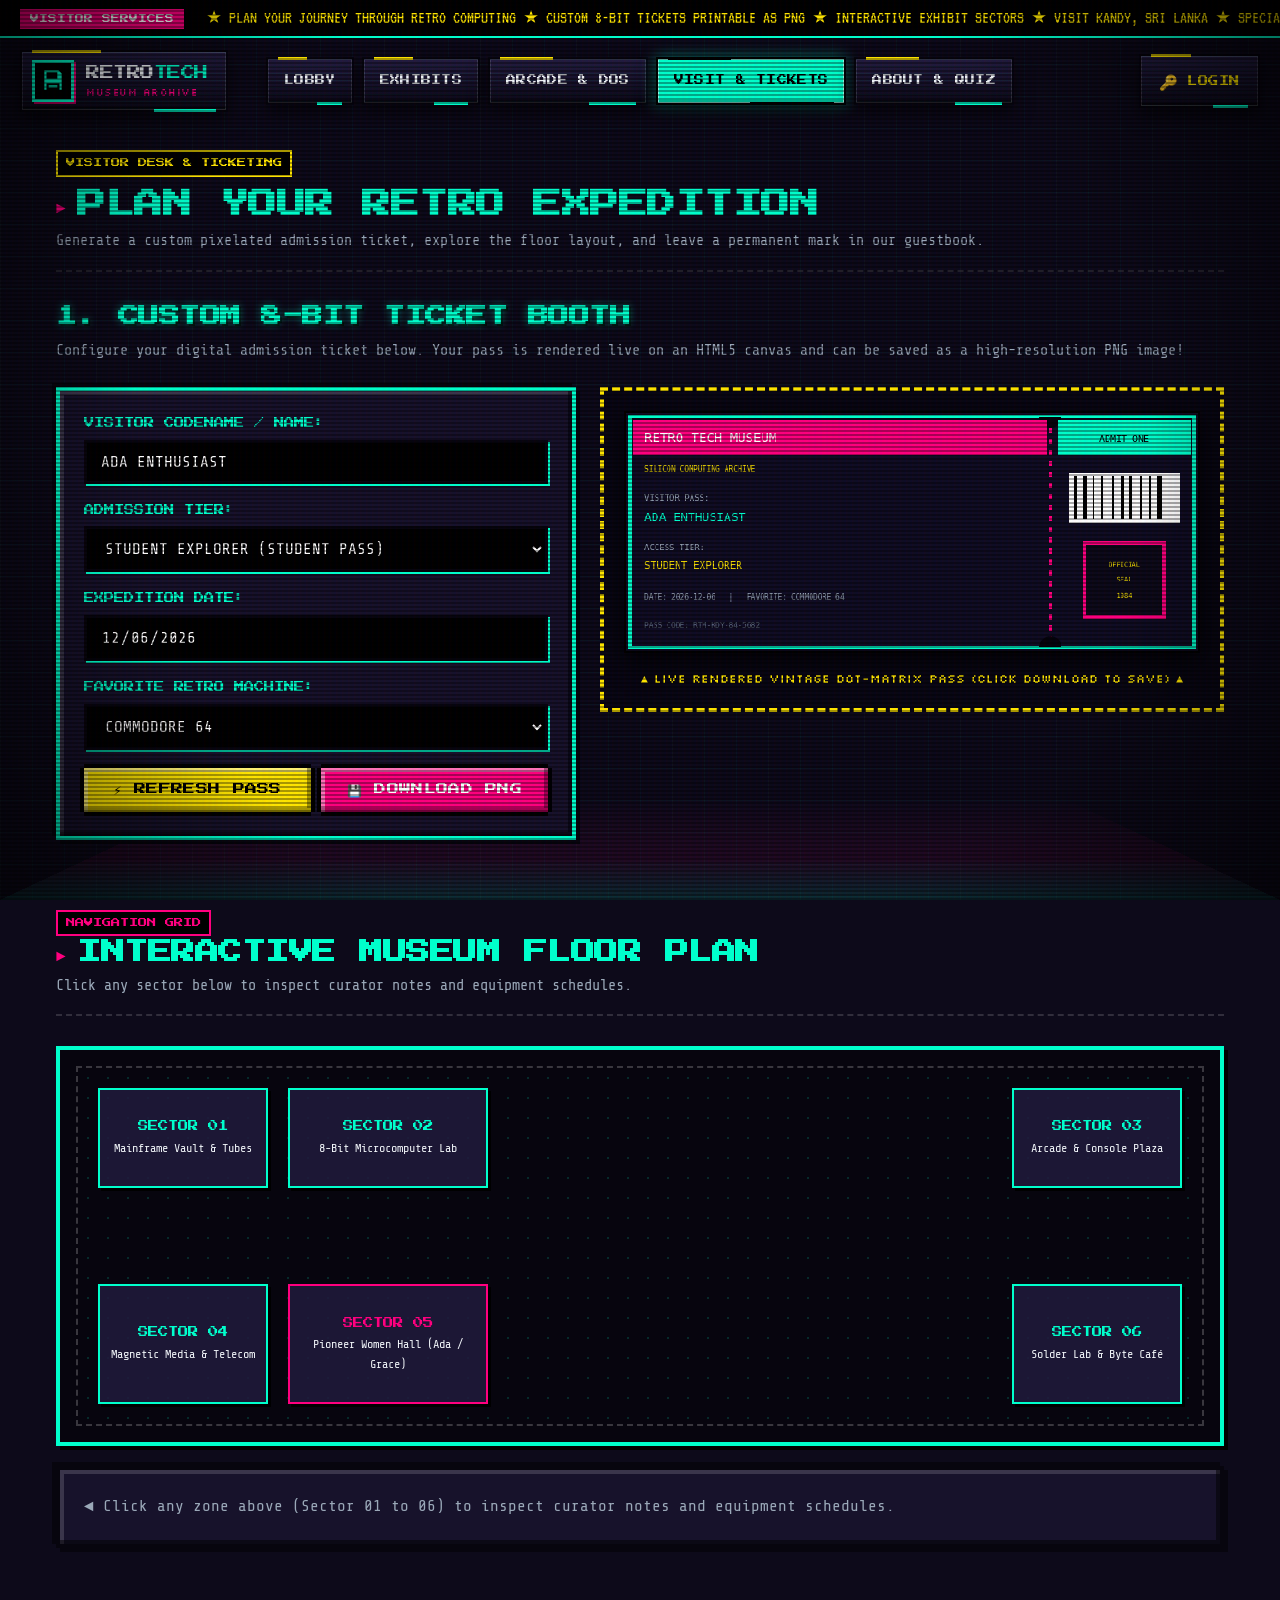
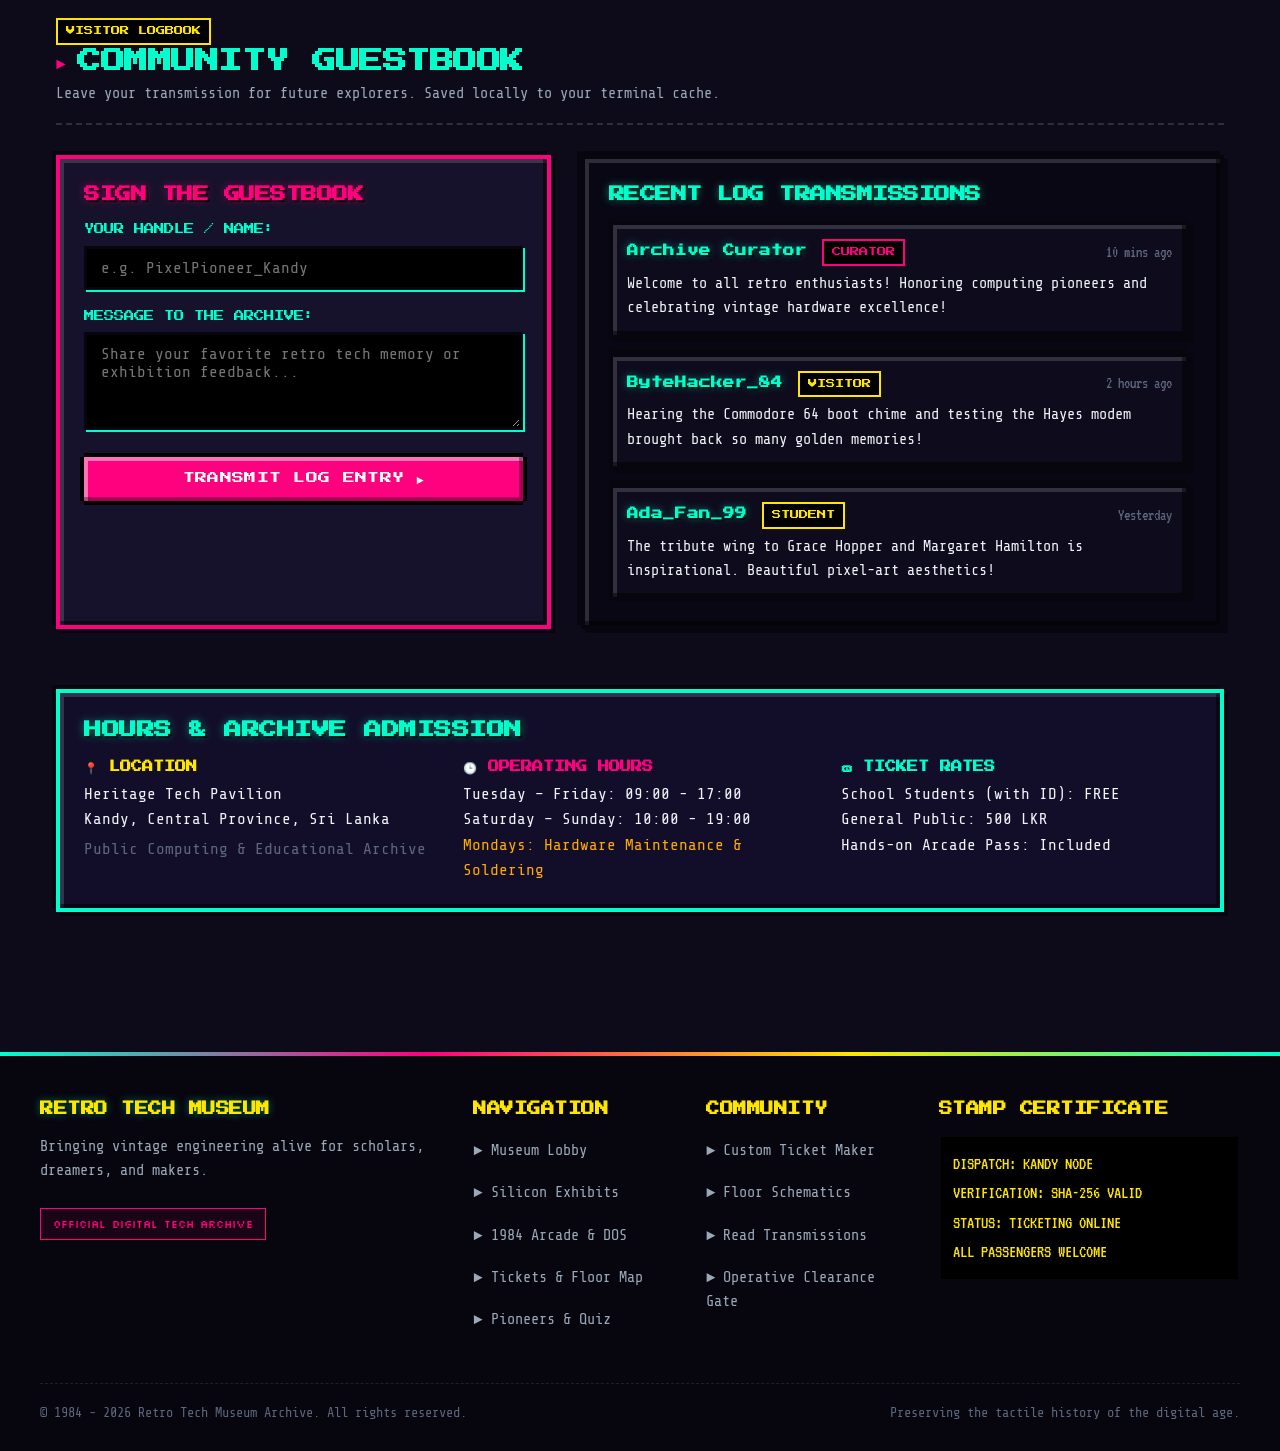
<file: visit.html>
<!DOCTYPE html>
<html lang="en">
<head>
  <meta charset="UTF-8">
  <meta name="viewport" content="width=device-width, initial-scale=1.0">
  <title>Plan Your Visit & 8-Bit Ticket Generator | Retro Tech Museum</title>
  <meta name="description" content="Design your customized 8-bit retro admission ticket, explore our interactive museum floor map, and sign the official visitor guestbook.">
  <link rel="icon" type="image/svg+xml" href="favicon.svg">
  <link rel="stylesheet" href="css/style.css">
</head>
<body>
  <div id="crt-overlay" aria-hidden="true"></div>
  <div class="cyber-horizon" aria-hidden="true"></div>

  <!-- Top Realtime Ticker -->
  <div class="retro-ticker-bar">
    <div class="ticker-content">
      <span class="ticker-tag">VISITOR SERVICES</span>
      <span>★ PLAN YOUR JOURNEY THROUGH RETRO COMPUTING ★ CUSTOM 8-BIT TICKETS PRINTABLE AS PNG ★ INTERACTIVE EXHIBIT SECTORS ★ VISIT KANDY, SRI LANKA ★ SPECIAL GUESTBOOK ARCHIVE ONLINE ★</span>
    </div>
  </div>

  <!-- Global Retro Navigation Bar -->
  <header class="retro-header">
    <div class="nav-container">
      <a href="index.html" class="retro-logo">
        <div class="logo-icon">
          <svg viewBox="0 0 24 24">
            <path d="M4 2h13l3 3v15H4V2zm2 2v6h10V4H6zm0 10v6h12v-6H6zm2 2h8v2H8v-2z"/>
          </svg>
        </div>
        <div class="logo-text">
          <span class="logo-title">RETRO<span>TECH</span></span>
          <span class="logo-subtitle">MUSEUM ARCHIVE</span>
        </div>
      </a>

      <nav>
        <ul class="nav-menu">
          <li class="nav-item"><a href="index.html">LOBBY</a></li>
          <li class="nav-item"><a href="exhibits.html">EXHIBITS</a></li>
          <li class="nav-item"><a href="arcade.html">ARCADE & DOS</a></li>
          <li class="nav-item"><a href="visit.html" class="active">VISIT & TICKETS</a></li>
          <li class="nav-item"><a href="about.html">ABOUT & QUIZ</a></li>
        </ul>
      </nav>

      <div class="header-controls">
        <div id="header-user-auth" class="header-auth-container">
          <!-- Populated dynamically by js/auth.js -->
        </div>
        <button class="mobile-toggle" aria-label="Toggle navigation menu">
          ☰
        </button>
      </div>
    </div>
  </header>

  <main class="page-container">
    <!-- Header -->
    <div class="section-header">
      <div>
        <span class="pixel-badge pixel-badge-yellow" style="margin-bottom: 8px;">VISITOR DESK & TICKETING</span>
        <h1 class="section-title" style="font-size: 1.8rem;">PLAN YOUR RETRO EXPEDITION</h1>
        <p class="section-subtitle">Generate a custom pixelated admission ticket, explore the floor layout, and leave a permanent mark in our guestbook.</p>
      </div>
    </div>

    <!-- 1. Interactive 8-Bit Ticket Generator Section -->
    <section id="tickets" style="margin-bottom: 70px;">
      <div style="margin-bottom: 24px;">
        <h2 class="glow-text-cyan" style="font-size: 1.3rem; margin-bottom: 8px;">1. CUSTOM 8-BIT TICKET BOOTH</h2>
        <p style="color: var(--text-muted); font-size: 0.95rem;">
          Configure your digital admission ticket below. Your pass is rendered live on an HTML5 canvas and can be saved as a high-resolution PNG image!
        </p>
      </div>

      <div class="ticket-creator-grid">
        <!-- Form Controls -->
        <div class="pixel-box" style="border-color: var(--primary);">
          <div class="ticket-form-group">
            <label class="ticket-form-label" for="ticket-name">VISITOR CODENAME / NAME:</label>
            <input type="text" id="ticket-name" class="pixel-input" value="ADA ENTHUSIAST" maxlength="24">
          </div>

          <div class="ticket-form-group">
            <label class="ticket-form-label" for="ticket-type">ADMISSION TIER:</label>
            <select id="ticket-type" class="pixel-select">
              <option value="Student Explorer">STUDENT EXPLORER (STUDENT PASS)</option>
              <option value="VIP Byte Hacker">VIP BYTE HACKER (ALL SECTORS)</option>
              <option value="Silicon Scholar">SILICON SCHOLAR PASS</option>
              <option value="Retro Guild Member">RETRO GUILD MEMBER</option>
            </select>
          </div>

          <div class="ticket-form-group">
            <label class="ticket-form-label" for="ticket-date">EXPEDITION DATE:</label>
            <input type="date" id="ticket-date" class="pixel-input">
          </div>

          <div class="ticket-form-group">
            <label class="ticket-form-label" for="ticket-device">FAVORITE RETRO MACHINE:</label>
            <select id="ticket-device" class="pixel-select">
              <option value="Commodore 64">COMMODORE 64</option>
              <option value="Apple IIe">APPLE IIe</option>
              <option value="Game Boy DMG-01">NINTENDO GAME BOY</option>
              <option value="Sony Walkman">SONY WALKMAN TPS-L2</option>
              <option value="IBM PC 5150">IBM PERSONAL COMPUTER 5150</option>
              <option value="NES Famicom">NINTENDO NES 8-BIT</option>
            </select>
          </div>

          <div class="ticket-btn-row">
            <button id="btn-generate-ticket" class="pixel-btn pixel-btn-accent" style="flex: 1;">
              ⚡ REFRESH PASS
            </button>
            <button id="btn-download-ticket" class="pixel-btn pixel-btn-secondary" style="flex: 1;">
              💾 DOWNLOAD PNG
            </button>
          </div>
        </div>

        <!-- Live Canvas Preview -->
        <div class="ticket-preview-box">
          <canvas id="ticketCanvas" width="620" height="260"></canvas>
          <p style="margin-top: 16px; font-family: var(--font-pixel-condensed); font-size: 0.75rem; color: var(--accent);">
            ▲ LIVE RENDERED VINTAGE DOT-MATRIX PASS (CLICK DOWNLOAD TO SAVE) ▲
          </p>
        </div>
      </div>
    </section>

    <!-- 2. Interactive Floor Map Section -->
    <section id="floormap" style="margin-bottom: 70px;">
      <div class="section-header">
        <div>
          <span class="pixel-badge pixel-badge-pink">NAVIGATION GRID</span>
          <h2 class="section-title">INTERACTIVE MUSEUM FLOOR PLAN</h2>
          <p class="section-subtitle">Click any sector below to inspect curator notes and equipment schedules.</p>
        </div>
      </div>
      <!-- Quick Mobile Sector Switcher Chips -->
      <div class="mobile-sector-chips">
        <button class="pixel-btn pixel-btn-sm" onclick="selectSector('z1')">01. MAINFRAME</button>
        <button class="pixel-btn pixel-btn-sm pixel-btn-secondary" onclick="selectSector('z2')">02. 8-BIT PCS</button>
        <button class="pixel-btn pixel-btn-sm pixel-btn-accent" onclick="selectSector('z3')">03. ARCADE</button>
        <button class="pixel-btn pixel-btn-sm" onclick="selectSector('z4')">04. MAGNETIC</button>
        <button class="pixel-btn pixel-btn-sm pixel-btn-secondary" onclick="selectSector('z5')">05. PIONEER WOMEN</button>
        <button class="pixel-btn pixel-btn-sm pixel-btn-accent" onclick="selectSector('z6')">06. WORKSHOP</button>
      </div>

      <div class="floor-map-wrapper">
        <div class="floor-grid-visual">
          <!-- Sector 1: Mainframes -->
          <div class="map-zone" data-zone="z1" style="top: 20px; left: 20px; width: 170px; height: 100px;">
            <span class="zone-name">SECTOR 01</span>
            <span class="zone-desc">Mainframe Vault & Tubes</span>
          </div>

          <!-- Sector 2: Microcomputers -->
          <div class="map-zone" data-zone="z2" style="top: 20px; left: 210px; width: 200px; height: 100px;">
            <span class="zone-name">SECTOR 02</span>
            <span class="zone-desc">8-Bit Microcomputer Lab</span>
          </div>

          <!-- Sector 3: Arcade Plaza -->
          <div class="map-zone" data-zone="z3" style="top: 20px; right: 20px; width: 170px; height: 100px;">
            <span class="zone-name">SECTOR 03</span>
            <span class="zone-desc">Arcade & Console Plaza</span>
          </div>

          <!-- Sector 4: Magnetic Storage -->
          <div class="map-zone" data-zone="z4" style="bottom: 20px; left: 20px; width: 170px; height: 120px;">
            <span class="zone-name">SECTOR 04</span>
            <span class="zone-desc">Magnetic Media & Telecom</span>
          </div>

          <!-- Sector 5: Pioneer Women in Tech -->
          <div class="map-zone" data-zone="z5" style="bottom: 20px; left: 210px; width: 200px; height: 120px; border-color: var(--secondary);">
            <span class="zone-name" style="color: var(--secondary);">SECTOR 05</span>
            <span class="zone-desc">Pioneer Women Hall (Ada / Grace)</span>
          </div>

          <!-- Sector 6: Workshop -->
          <div class="map-zone" data-zone="z6" style="bottom: 20px; right: 20px; width: 170px; height: 120px;">
            <span class="zone-name">SECTOR 06</span>
            <span class="zone-desc">Solder Lab & Byte Café</span>
          </div>
        </div>
      </div>

      <!-- Sector info display box -->
      <div id="map-zone-info" style="margin-top: 20px;">
        <div class="pixel-box">
          <p style="font-family: var(--font-tech); font-size: 1rem; color: var(--text-muted);">
            ◄ Click any zone above (Sector 01 to 06) to inspect curator notes and equipment schedules.
          </p>
        </div>
      </div>
    </section>

    <!-- 3. Visitor Guestbook -->
    <section id="guestbook" style="margin-bottom: 60px;">
      <div class="section-header">
        <div>
          <span class="pixel-badge pixel-badge-yellow">VISITOR LOGBOOK</span>
          <h2 class="section-title">COMMUNITY GUESTBOOK</h2>
          <p class="section-subtitle">Leave your transmission for future explorers. Saved locally to your terminal cache.</p>
        </div>
      </div>

      <div class="guestbook-grid">
        <!-- Guestbook Submission Form -->
        <div class="pixel-box" style="border-color: var(--secondary);">
          <h3 class="glow-text-pink" style="font-size: 1rem; margin-bottom: 16px;">SIGN THE GUESTBOOK</h3>
          <form id="guestbook-form">
            <div class="ticket-form-group">
              <label class="ticket-form-label" for="guest-name">YOUR HANDLE / NAME:</label>
              <input type="text" id="guest-name" class="pixel-input" placeholder="e.g. PixelPioneer_Kandy" required maxlength="30">
            </div>

            <div class="ticket-form-group">
              <label class="ticket-form-label" for="guest-message">MESSAGE TO THE ARCHIVE:</label>
              <textarea id="guest-message" class="pixel-input" rows="4" placeholder="Share your favorite retro tech memory or exhibition feedback..." required maxlength="240"></textarea>
            </div>

            <button type="submit" class="pixel-btn pixel-btn-secondary" style="width: 100%;">
              TRANSMIT LOG ENTRY ►
            </button>
          </form>
        </div>

        <!-- Guestbook Entries List -->
        <div class="pixel-box" style="background: #090714;">
          <h3 class="glow-text-cyan" style="font-size: 1rem; margin-bottom: 16px;">RECENT LOG TRANSMISSIONS</h3>
          <div id="guestbook-entries" style="max-height: 380px; overflow-y: auto; padding-right: 6px;">
            <!-- Rendered by js/visit.js -->
          </div>
        </div>
      </div>
    </section>

    <!-- 4. Practical Visiting Info & Admission Matrix -->
    <section class="pixel-box" style="background: #120e29; border-color: var(--primary);">
      <h3 class="glow-text-cyan" style="font-size: 1.1rem; margin-bottom: 16px;">HOURS & ARCHIVE ADMISSION</h3>
      <div style="display: grid; grid-template-columns: repeat(auto-fit, minmax(240px, 1fr)); gap: 24px; font-family: var(--font-tech); font-size: 1rem;">
        <div>
          <strong style="color: var(--accent); font-family: var(--font-pixel); font-size: 0.7rem; display: block; margin-bottom: 6px;">
            📍 LOCATION
          </strong>
          <p>Heritage Tech Pavilion</p>
          <p>Kandy, Central Province, Sri Lanka</p>
          <p style="color: var(--text-dim); margin-top: 4px;">Public Computing & Educational Archive</p>
        </div>

        <div>
          <strong style="color: var(--secondary); font-family: var(--font-pixel); font-size: 0.7rem; display: block; margin-bottom: 6px;">
            🕒 OPERATING HOURS
          </strong>
          <p>Tuesday – Friday: 09:00 - 17:00</p>
          <p>Saturday – Sunday: 10:00 - 19:00</p>
          <p style="color: #ffaa00;">Mondays: Hardware Maintenance & Soldering</p>
        </div>

        <div>
          <strong style="color: var(--primary); font-family: var(--font-pixel); font-size: 0.7rem; display: block; margin-bottom: 6px;">
            🎟 TICKET RATES
          </strong>
          <p>School Students (with ID): FREE</p>
          <p>General Public: 500 LKR</p>
          <p>Hands-on Arcade Pass: Included</p>
        </div>
      </div>
    </section>
  </main>

  <!-- Global Retro Footer -->
  <footer class="retro-footer">
    <div class="footer-container">
      <div class="footer-col">
        <h4 class="glow-text-cyan">RETRO TECH MUSEUM</h4>
        <p style="font-size: 0.95rem; color: var(--text-muted); margin-bottom: 16px;">
          Bringing vintage engineering alive for scholars, dreamers, and makers.
        </p>
        <span class="school-tribute-badge">Official Digital Tech Archive</span>
      </div>

      <div class="footer-col">
        <h4>NAVIGATION</h4>
        <ul class="footer-links">
          <li><a href="index.html">► Museum Lobby</a></li>
          <li><a href="exhibits.html">► Silicon Exhibits</a></li>
          <li><a href="arcade.html">► 1984 Arcade & DOS</a></li>
          <li><a href="visit.html">► Tickets & Floor Map</a></li>
          <li><a href="about.html">► Pioneers & Quiz</a></li>
        </ul>
      </div>

      <div class="footer-col">
        <h4>COMMUNITY</h4>
        <ul class="footer-links">
          <li><a href="#tickets">► Custom Ticket Maker</a></li>
          <li><a href="#floormap">► Floor Schematics</a></li>
          <li><a href="#guestbook">► Read Transmissions</a></li>
          <li><a href="login.html">► Operative Clearance Gate</a></li>
        </ul>
      </div>

      <div class="footer-col">
        <h4>STAMP CERTIFICATE</h4>
        <div style="background: #000; border: 2px solid var(--border-dark); padding: 12px; font-family: var(--font-terminal); font-size: 1.15rem; color: #ffe600;">
          <p>DISPATCH: KANDY NODE</p>
          <p>VERIFICATION: SHA-256 VALID</p>
          <p>STATUS: TICKETING ONLINE</p>
          <p>ALL PASSENGERS WELCOME</p>
        </div>
      </div>
    </div>

    <div class="footer-bottom">
      <div>&copy; 1984 - 2026 Retro Tech Museum Archive. All rights reserved.</div>
      <div>Preserving the tactile history of the digital age.</div>
    </div>
  </footer>

  <script src="js/audio.js"></script>
  <script src="js/auth.js"></script>
  <script src="js/common.js"></script>
  <script src="js/visit.js"></script>
</body>
</html>
</file>
<file: css/style.css>
/* ==========================================================================
   RETRO TECH MUSEUM - DESIGN SYSTEM & STYLESHEET
   Authentic 8-Bit / 16-Bit Pixel Aesthetic with CRT Shaders & Modern Polish
   Fully Mobile-Responsive, Touch-Optimized & Enhanced UX Layout
   ========================================================================== */

/* --- GOOGLE FONTS IMPORT --- */
@import url('https://fonts.googleapis.com/css2?family=Press+Start+2P&family=VT323&family=Silkscreen:wght@400;700&family=Share+Tech+Mono&display=swap');

/* --- CSS VARIABLES & THEMES --- */
:root {
  /* Default Palette: Neon Cyber Arcade (1984) */
  --bg-deep: #0d0a1a;
  --bg-surface: #17122b;
  --bg-card: #201a3d;
  --bg-card-hover: #2b2252;
  
  --primary: #00ffcc;       /* Cyber Teal */
  --primary-glow: rgba(0, 255, 204, 0.45);
  --secondary: #ff007f;     /* Synth Neon Pink */
  --secondary-glow: rgba(255, 0, 127, 0.45);
  --accent: #ffe600;        /* Retro Arcade Yellow */
  --accent-glow: rgba(255, 230, 0, 0.4);
  --purple: #9d4edd;
  --purple-glow: rgba(157, 78, 221, 0.4);
  
  --text-main: #f0f4f8;
  --text-muted: #9aa8b8;
  --text-dim: #5c677d;
  
  --pixel-border-color: #00ffcc;
  --border-dark: #07050e;
  
  /* Fonts */
  --font-pixel: 'Press Start 2P', monospace, system-ui;
  --font-pixel-condensed: 'Silkscreen', monospace;
  --font-terminal: 'VT323', monospace;
  --font-tech: 'Share Tech Mono', monospace;

  /* Spacing */
  --pixel-unit: 4px;
  --nav-height: 76px;
  --container-max: 1200px;
}

/* Phosphor Green CRT Theme */
body.theme-phosphor {
  --bg-deep: #041008;
  --bg-surface: #0a1f10;
  --bg-card: #0f2d18;
  --bg-card-hover: #153e21;
  --primary: #33ff33;
  --primary-glow: rgba(51, 255, 51, 0.5);
  --secondary: #20bf20;
  --secondary-glow: rgba(32, 191, 32, 0.4);
  --accent: #80ff80;
  --accent-glow: rgba(128, 255, 128, 0.4);
  --text-main: #b8ffb8;
  --text-muted: #5caa5c;
  --pixel-border-color: #33ff33;
}

/* Amber CRT Theme */
body.theme-amber {
  --bg-deep: #140b00;
  --bg-surface: #221200;
  --bg-card: #331d03;
  --bg-card-hover: #482a06;
  --primary: #ffaa00;
  --primary-glow: rgba(255, 170, 0, 0.5);
  --secondary: #ff6600;
  --secondary-glow: rgba(255, 102, 0, 0.4);
  --accent: #ffd166;
  --accent-glow: rgba(255, 209, 102, 0.4);
  --text-main: #ffe4b3;
  --text-muted: #aa7d39;
  --pixel-border-color: #ffaa00;
}

/* Game Boy DMG Classic Theme */
body.theme-gameboy {
  --bg-deep: #0f380f;
  --bg-surface: #306230;
  --bg-card: #306230;
  --bg-card-hover: #427c42;
  --primary: #9bbc0f;
  --primary-glow: rgba(155, 188, 15, 0.4);
  --secondary: #8bac0f;
  --secondary-glow: rgba(139, 172, 15, 0.4);
  --accent: #e0f8d0;
  --accent-glow: rgba(224, 248, 208, 0.4);
  --text-main: #e0f8d0;
  --text-muted: #9bbc0f;
  --pixel-border-color: #9bbc0f;
}

/* --- BASE & RESETS --- */
*, *::before, *::after {
  box-sizing: border-box;
  margin: 0;
  padding: 0;
  -webkit-tap-highlight-color: transparent;
}

html {
  font-size: 16px;
  scroll-behavior: smooth;
  image-rendering: pixelated;
  image-rendering: -moz-crisp-edges;
  image-rendering: crisp-edges;
  overflow-x: hidden;
  max-width: 100%;
  width: 100%;
}

/* --- SMOOTH PAGE TRANSITIONS --- */
@keyframes retroPageFadeIn {
  from {
    opacity: 0;
  }
  to {
    opacity: 1;
  }
}

body {
  background-color: var(--bg-deep);
  color: var(--text-main);
  font-family: var(--font-tech);
  line-height: 1.6;
  overflow-x: clip;
  min-height: 100vh;
  cursor: url("data:image/svg+xml,%3Csvg xmlns='http://www.w3.org/2000/svg' width='20' height='20' viewBox='0 0 20 20'%3E%3Cpolygon points='0,0 0,16 5,12 8,19 11,18 8,11 15,11' fill='%2300ffcc' stroke='%23000' stroke-width='1'/%3E%3C/svg%3E"), auto;
  transition: background-color 0.3s ease, color 0.3s ease, opacity 0.18s ease;
  animation: retroPageFadeIn 0.3s ease;
}

body.page-transitioning {
  opacity: 0 !important;
  pointer-events: none !important;
}

/* Media Elements Safety Reset */
img, video, iframe {
  max-width: 100%;
  height: auto;
}

a, button, input, select, textarea {
  cursor: url("data:image/svg+xml,%3Csvg xmlns='http://www.w3.org/2000/svg' width='20' height='20' viewBox='0 0 20 20'%3E%3Cpolygon points='5,0 8,0 8,7 13,7 13,10 8,10 8,16 5,16' fill='%23ff007f' stroke='%23000' stroke-width='1' transform='rotate(20 10 10)'/%3E%3C/svg%3E"), pointer;
}

/* Accessible focus styling */
:focus-visible {
  outline: 3px solid var(--accent);
  outline-offset: 3px;
}

/* Background Retro Grid Matrix */
body::before {
  content: "";
  position: fixed;
  top: 0;
  left: 0;
  width: 100%;
  height: 100%;
  background-image: 
    linear-gradient(rgba(0, 255, 204, 0.04) 1px, transparent 1px),
    linear-gradient(90deg, rgba(0, 255, 204, 0.04) 1px, transparent 1px);
  background-size: 32px 32px;
  pointer-events: none;
  z-index: -2;
}

/* Animated Horizon Cyber Sunset Line on Pages */
.cyber-horizon {
  position: fixed;
  bottom: 0;
  left: 0;
  right: 0;
  width: 100%;
  max-width: 100%;
  height: 220px;
  background: linear-gradient(180deg, transparent 0%, rgba(255, 0, 127, 0.08) 70%, rgba(0, 255, 204, 0.12) 100%);
  pointer-events: none;
  z-index: -1;
  transform: perspective(300px) rotateX(45deg);
  transform-origin: bottom center;
  overflow: hidden;
}

/* --- CRT SCANLINES & SCREEN EFFECT (TOGGLEABLE) --- */
#crt-overlay {
  position: fixed;
  top: 0;
  left: 0;
  right: 0;
  bottom: 0;
  width: 100%;
  height: 100%;
  pointer-events: none;
  z-index: 99999;
  background: 
    linear-gradient(rgba(18, 16, 16, 0) 50%, rgba(0, 0, 0, 0.35) 50%),
    linear-gradient(90deg, rgba(255, 0, 0, 0.03), rgba(0, 255, 0, 0.01), rgba(0, 0, 255, 0.03));
  background-size: 100% 4px, 6px 100%;
  opacity: 0.95;
  transition: opacity 0.3s ease;
}

#crt-overlay::before {
  content: " ";
  display: block;
  position: absolute;
  top: 0; left: 0; bottom: 0; right: 0;
  background: radial-gradient(circle at center, transparent 65%, rgba(0, 0, 0, 0.6) 100%);
  pointer-events: none;
}

#crt-overlay.disabled {
  display: none !important;
}

/* Subtle Screen Flicker */
@keyframes flicker {
  0% { opacity: 0.97; }
  50% { opacity: 1; }
  52% { opacity: 0.92; }
  54% { opacity: 0.99; }
  100% { opacity: 0.97; }
}

body.crt-flicker-active #crt-overlay {
  animation: flicker 0.15s infinite;
}

/* --- RETRO SYSTEM BOOT PRELOADER --- */
#retro-preloader {
  position: fixed;
  top: 0;
  left: 0;
  right: 0;
  bottom: 0;
  width: 100%;
  height: 100%;
  background: #05030a;
  z-index: 999999;
  display: flex;
  align-items: center;
  justify-content: center;
  padding: 16px;
  box-sizing: border-box;
  transition: opacity 0.45s cubic-bezier(0.16, 1, 0.3, 1), visibility 0.45s ease;
}

#retro-preloader.loaded {
  opacity: 0;
  visibility: hidden;
  pointer-events: none;
}

.preloader-terminal {
  max-width: 540px;
  width: 100%;
  background: #000;
  border: 4px solid var(--primary);
  box-shadow: 
    -6px -6px 0 0 #000,
    6px 6px 0 0 #000,
    0 0 35px var(--primary-glow);
  padding: 24px;
  font-family: var(--font-terminal);
  color: #33ff33;
  position: relative;
}

.preloader-header {
  display: flex;
  justify-content: space-between;
  border-bottom: 2px solid #222;
  padding-bottom: 8px;
  margin-bottom: 16px;
  font-size: 1.15rem;
  color: #888;
}

.preloader-content {
  font-size: 1.25rem;
  line-height: 1.5;
}

.preloader-line {
  margin-bottom: 6px;
}

.preloader-progress-wrap {
  margin: 18px 0;
  display: flex;
  align-items: center;
  gap: 12px;
}

.preloader-progress-bar {
  flex-grow: 1;
  height: 18px;
  background: #111;
  border: 2px solid var(--primary);
  padding: 2px;
  position: relative;
}

.preloader-progress-fill {
  height: 100%;
  width: 0%;
  background: var(--primary);
  box-shadow: 0 0 10px var(--primary-glow);
  transition: width 0.12s ease;
}

.preloader-pct {
  font-family: var(--font-pixel);
  font-size: 0.65rem;
  color: var(--accent);
  min-width: 48px;
}

.preloader-status {
  font-size: 1.25rem;
  margin-top: 10px;
}

.preloader-blink {
  animation: preloaderCursor 0.7s infinite;
}

@keyframes preloaderCursor {
  0%, 100% { opacity: 1; }
  50% { opacity: 0; }
}

.preloader-footer {
  margin-top: 18px;
  padding-top: 10px;
  border-top: 1px dashed #333;
  display: flex;
  justify-content: space-between;
  align-items: center;
  font-size: 0.95rem;
  color: #666;
}

.preloader-skip-btn {
  background: transparent;
  border: 1px solid var(--secondary);
  color: var(--secondary);
  font-family: var(--font-pixel);
  font-size: 0.55rem;
  padding: 4px 8px;
  cursor: pointer;
  transition: all 0.15s ease;
}

.preloader-skip-btn:hover {
  background: var(--secondary);
  color: #fff;
}

/* --- TYPOGRAPHY --- */
h1, h2, h3, h4, .pixel-font {
  font-family: var(--font-pixel);
  letter-spacing: -0.5px;
  line-height: 1.4;
  text-transform: uppercase;
}

.sub-pixel-font {
  font-family: var(--font-pixel-condensed);
  letter-spacing: 0.5px;
}

.terminal-font {
  font-family: var(--font-terminal);
  font-size: 1.35rem;
  letter-spacing: 1px;
}

.glow-text-cyan {
  color: var(--primary);
  text-shadow: 0 0 8px var(--primary-glow), 2px 2px 0px #000;
}

.glow-text-pink {
  color: var(--secondary);
  text-shadow: 0 0 8px var(--secondary-glow), 2px 2px 0px #000;
}

.glow-text-yellow {
  color: var(--accent);
  text-shadow: 0 0 8px var(--accent-glow), 2px 2px 0px #000;
}

/* --- PIXEL BOX & BORDER UTILITIES --- */
.pixel-box {
  background: var(--bg-surface);
  position: relative;
  border: 4px solid var(--border-dark);
  box-shadow: 
    -4px -4px 0 0 var(--border-dark),
    4px 4px 0 0 var(--border-dark),
    inset -4px -4px 0 0 rgba(0, 0, 0, 0.5),
    inset 4px 4px 0 0 rgba(255, 255, 255, 0.15);
  padding: 24px;
  transition: transform 0.2s cubic-bezier(0.1, 0.9, 0.2, 1), box-shadow 0.2s ease, border-color 0.2s ease;
}

.pixel-box-interactive:hover {
  transform: translateY(-4px);
  border-color: var(--primary);
  box-shadow: 
    -4px -4px 0 0 var(--border-dark),
    4px 4px 0 0 var(--border-dark),
    0 8px 16px var(--primary-glow);
}

.pixel-box-cyan {
  border-color: var(--primary);
  box-shadow: 
    -4px -4px 0 0 #000,
    4px 4px 0 0 #000,
    0 0 14px var(--primary-glow);
}

.pixel-box-pink {
  border-color: var(--secondary);
  box-shadow: 
    -4px -4px 0 0 #000,
    4px 4px 0 0 #000,
    0 0 14px var(--secondary-glow);
}

.pixel-box-yellow {
  border-color: var(--accent);
  box-shadow: 
    -4px -4px 0 0 #000,
    4px 4px 0 0 #000,
    0 0 14px var(--accent-glow);
}

/* --- PIXEL BUTTONS --- */
.pixel-btn {
  display: inline-flex;
  align-items: center;
  justify-content: center;
  gap: 10px;
  font-family: var(--font-pixel);
  font-size: 0.75rem;
  padding: 14px 22px;
  min-height: 44px; /* Touch target excellence */
  text-decoration: none;
  text-transform: uppercase;
  color: #000;
  background-color: var(--primary);
  border: none;
  position: relative;
  box-shadow: 
    -4px 0 0 0 #000,
    4px 0 0 0 #000,
    0 -4px 0 0 #000,
    0 4px 0 0 #000,
    inset -4px -4px 0 0 rgba(0, 0, 0, 0.35),
    inset 4px 4px 0 0 rgba(255, 255, 255, 0.45);
  cursor: pointer;
  transition: all 0.1s ease;
  user-select: none;
  touch-action: manipulation;
}

.pixel-btn:hover {
  background-color: #fff;
  color: #000;
  box-shadow: 
    -4px 0 0 0 #000,
    4px 0 0 0 #000,
    0 -4px 0 0 #000,
    0 4px 0 0 #000,
    0 0 12px var(--primary-glow);
}

.pixel-btn:active {
  transform: translateY(3px);
  box-shadow: 
    -4px 0 0 0 #000,
    4px 0 0 0 #000,
    0 -4px 0 0 #000,
    0 4px 0 0 #000,
    inset 4px 4px 0 0 rgba(0, 0, 0, 0.5);
}

.pixel-btn-secondary {
  background-color: var(--secondary);
  color: #fff;
}
.pixel-btn-secondary:hover {
  background-color: #ff3399;
  color: #fff;
  box-shadow: 
    -4px 0 0 0 #000,
    4px 0 0 0 #000,
    0 -4px 0 0 #000,
    0 4px 0 0 #000,
    0 0 14px var(--secondary-glow);
}

.pixel-btn-accent {
  background-color: var(--accent);
  color: #000;
}
.pixel-btn-accent:hover {
  background-color: #fff266;
  color: #000;
  box-shadow: 
    -4px 0 0 0 #000,
    4px 0 0 0 #000,
    0 -4px 0 0 #000,
    0 4px 0 0 #000,
    0 0 14px var(--accent-glow);
}

.pixel-btn-outline {
  background: transparent;
  color: var(--primary);
  box-shadow: 
    -4px 0 0 0 var(--primary),
    4px 0 0 0 var(--primary),
    0 -4px 0 0 var(--primary),
    0 4px 0 0 var(--primary);
}
.pixel-btn-outline:hover {
  background-color: var(--primary);
  color: #000;
}

.pixel-btn-sm {
  font-size: 0.65rem;
  padding: 10px 14px;
  min-height: 40px;
}

/* --- BADGES & TAGS --- */
.pixel-badge {
  display: inline-block;
  font-family: var(--font-pixel);
  font-size: 0.58rem;
  padding: 4px 8px;
  background-color: #000;
  border: 2px solid var(--primary);
  color: var(--primary);
  text-transform: uppercase;
}
.pixel-badge-pink {
  border-color: var(--secondary);
  color: var(--secondary);
}
.pixel-badge-yellow {
  border-color: var(--accent);
  color: var(--accent);
}

/* --- HEADER & NAVIGATION BAR --- */
.retro-header {
  position: sticky;
  top: 0;
  width: 100%;
  z-index: 1000;
  background: rgba(13, 10, 26, 0.95);
  backdrop-filter: blur(10px);
  border-bottom: 4px solid var(--border-dark);
  box-shadow: 0 4px 0 0 var(--primary);
}

.nav-container {
  max-width: var(--container-max);
  margin: 0 auto;
  padding: 0 16px;
  height: var(--nav-height);
  display: flex;
  align-items: center;
  justify-content: space-between;
}

/* Brand Logo */
.retro-logo {
  display: flex;
  align-items: center;
  gap: 12px;
  text-decoration: none;
  color: inherit;
  flex-shrink: 0;
}

.logo-icon {
  width: 42px;
  height: 42px;
  background: #000;
  border: 3px solid var(--primary);
  display: flex;
  align-items: center;
  justify-content: center;
  position: relative;
  box-shadow: 2px 2px 0 0 var(--secondary);
}

.logo-icon svg {
  width: 26px;
  height: 26px;
  fill: var(--primary);
}

.logo-text {
  display: flex;
  flex-direction: column;
}

.logo-title {
  font-family: var(--font-pixel);
  font-size: 0.88rem;
  color: var(--text-main);
  letter-spacing: -0.5px;
}

.logo-title span {
  color: var(--primary);
}

.logo-subtitle {
  font-family: var(--font-pixel-condensed);
  font-size: 0.6rem;
  color: var(--secondary);
  letter-spacing: 0.5px;
}

/* Nav Links */
.nav-menu {
  display: flex;
  align-items: center;
  list-style: none;
  gap: 6px;
}

.nav-item a {
  display: block;
  font-family: var(--font-pixel);
  font-size: 0.68rem;
  padding: 10px 12px;
  color: var(--text-main);
  text-decoration: none;
  position: relative;
  transition: all 0.15s ease;
  border: 2px solid transparent;
}

.nav-item a:hover {
  color: var(--primary);
  border-color: var(--primary);
  background: rgba(0, 255, 204, 0.1);
  transform: translateY(-2px);
}

.nav-item a.active {
  color: #000;
  background-color: var(--primary);
  border-color: #000;
  box-shadow: 2px 2px 0 0 #000;
}

/* Control Hub (Theme, Sound, CRT) */
.header-controls {
  display: flex;
  align-items: center;
  gap: 8px;
}

.ctrl-btn {
  background: #000;
  border: 2px solid var(--primary);
  color: var(--primary);
  font-family: var(--font-pixel);
  font-size: 0.6rem;
  padding: 8px 10px;
  min-height: 38px;
  cursor: pointer;
  display: flex;
  align-items: center;
  gap: 6px;
  transition: all 0.15s ease;
  user-select: none;
  touch-action: manipulation;
}

.ctrl-btn:hover {
  background: var(--primary);
  color: #000;
}

.ctrl-btn.active {
  background: var(--secondary);
  border-color: var(--secondary);
  color: #fff;
}

/* Mobile Toggle Hamburger */
.mobile-toggle {
  display: none;
  background: #000;
  border: 2px solid var(--primary);
  color: var(--primary);
  padding: 8px 12px;
  min-height: 42px;
  min-width: 44px;
  font-size: 1.3rem;
  cursor: pointer;
  user-select: none;
  touch-action: manipulation;
}

/* ==========================================================================
   UI POLISH LAYER - Header, Navigation, Buttons & Controls
   ========================================================================== */

/* Header: layered gradient + animated neon edge */
.retro-header {
  background:
    linear-gradient(180deg, rgba(23, 18, 43, 0.97) 0%, rgba(13, 10, 26, 0.96) 100%);
  border-bottom: 3px solid var(--border-dark);
  box-shadow: 0 3px 0 0 var(--primary), 0 8px 22px rgba(0, 0, 0, 0.55);
}

.retro-header::after {
  content: "";
  position: absolute;
  left: 0;
  right: 0;
  bottom: -6px;
  height: 3px;
  background: linear-gradient(90deg, transparent, var(--secondary), var(--accent), var(--primary), transparent);
  background-size: 200% 100%;
  opacity: 0.85;
  animation: headerNeonSlide 6s linear infinite;
  pointer-events: none;
}

@keyframes headerNeonSlide {
  0% { background-position: 0% 0; }
  100% { background-position: 200% 0; }
}

/* Logo micro-interaction */
.retro-logo .logo-icon {
  transition: transform 0.2s ease, box-shadow 0.2s ease;
}
.retro-logo:hover .logo-icon {
  transform: rotate(-6deg) scale(1.06);
  box-shadow: 3px 3px 0 0 var(--secondary), 0 0 14px var(--primary-glow);
}
.retro-logo:focus-visible {
  outline: 3px solid var(--accent);
  outline-offset: 4px;
}

/* Nav links: sliding underline indicator */
.nav-item a {
  white-space: nowrap;
  overflow: hidden;
}
.nav-item a::after {
  content: "";
  position: absolute;
  left: 12%;
  right: 12%;
  bottom: 3px;
  height: 2px;
  background: var(--secondary);
  transform: scaleX(0);
  transform-origin: left;
  transition: transform 0.25s ease;
}
.nav-item a:hover {
  transform: none;
  box-shadow: 0 0 10px var(--primary-glow);
}
.nav-item a:hover::after {
  transform: scaleX(1);
}
.nav-item a.active {
  box-shadow: 2px 2px 0 0 #000, 0 0 14px var(--primary-glow);
}
.nav-item a.active::after {
  background: #000;
  transform: scaleX(1);
}
.nav-item a:focus-visible {
  outline: 3px solid var(--accent);
  outline-offset: 2px;
}

/* Header control buttons */
.ctrl-btn {
  position: relative;
  white-space: nowrap;
  box-shadow: 2px 2px 0 0 #000;
  transition: background 0.15s ease, color 0.15s ease, transform 0.12s ease, box-shadow 0.15s ease;
}
.ctrl-btn:hover {
  box-shadow: 2px 2px 0 0 #000, 0 0 12px var(--primary-glow);
}
.ctrl-btn:active {
  transform: translate(2px, 2px);
  box-shadow: 0 0 0 0 #000;
}
.ctrl-btn.active {
  box-shadow: 2px 2px 0 0 #000, 0 0 10px var(--secondary-glow);
}
.ctrl-btn:focus-visible,
.mobile-toggle:focus-visible {
  outline: 3px solid var(--accent);
  outline-offset: 2px;
}
.mobile-toggle {
  box-shadow: 2px 2px 0 0 #000;
  transition: background 0.15s ease, color 0.15s ease, transform 0.12s ease;
}
.mobile-toggle:hover {
  background: var(--primary);
  color: #000;
}
.mobile-toggle:active {
  transform: translate(2px, 2px);
  box-shadow: none;
}

/* Pixel buttons: shine sweep, lift & press depth */
.pixel-btn {
  overflow: hidden;
  line-height: 1.3;
  text-align: center;
  letter-spacing: 0.3px;
  transition: background-color 0.15s ease, color 0.15s ease, transform 0.12s ease, box-shadow 0.15s ease;
}
.pixel-btn::after {
  content: "";
  position: absolute;
  top: 0;
  left: -70%;
  width: 45%;
  height: 100%;
  background: linear-gradient(100deg, transparent, rgba(255, 255, 255, 0.45), transparent);
  transform: skewX(-20deg);
  pointer-events: none;
  transition: left 0.5s ease;
}
.pixel-btn:focus-visible {
  outline: 3px solid var(--accent);
  outline-offset: 5px;
}
.pixel-btn:active {
  transform: translateY(3px);
}
.pixel-btn:disabled,
.pixel-btn[disabled] {
  opacity: 0.5;
  cursor: not-allowed;
  filter: grayscale(0.6);
  transform: none;
}

/* Hover lift/shine only on devices that truly hover (avoids sticky hover on phones) */
@media (hover: hover) and (pointer: fine) {
  .pixel-btn:hover {
    transform: translateY(-2px);
  }
  .pixel-btn:hover::after {
    left: 120%;
  }
  .pixel-btn:active {
    transform: translateY(2px);
  }
  .filter-pill-btn:hover {
    transform: translateY(-2px);
  }
}

/* Filter pills & misc controls */
.filter-pill-btn {
  box-shadow: 2px 2px 0 0 #000;
  transition: background 0.15s ease, color 0.15s ease, transform 0.12s ease, box-shadow 0.15s ease;
  min-height: 40px;
}
.filter-pill-btn:active {
  transform: translate(2px, 2px);
  box-shadow: none;
}
.filter-pill-btn:focus-visible {
  outline: 3px solid var(--accent);
  outline-offset: 2px;
}

#btn-back-to-top {
  box-shadow: 0 0 0 3px #000, 0 6px 16px rgba(0, 0, 0, 0.6);
}

@media (prefers-reduced-motion: reduce) {
  .retro-header::after,
  .pixel-btn::after {
    animation: none;
    transition: none;
  }
  .pixel-btn,
  .ctrl-btn,
  .nav-item a {
    transition: none;
  }
}

/* ==========================================================================
   FLOATING ISLAND HEADER (Desktop & Tablet)
   Logo (left) | Segmented centered menu | Controls (right) - separate floating panels
   ========================================================================== */
@keyframes headerFloat {
  0%, 100% { transform: translateY(0); }
  50% { transform: translateY(-3px); }
}

@media (min-width: 769px) {
  .retro-header {
    background: none;
    border-bottom: 0;
    box-shadow: none;
    backdrop-filter: none;
    -webkit-backdrop-filter: none;
    padding: 12px 0 6px;
    pointer-events: none; /* gaps between islands stay click-through */
  }
  .retro-header::after {
    display: none;
  }

  .nav-container {
    display: grid;
    grid-template-columns: 1fr auto 1fr;
    grid-template-areas: "logo nav ctrl";
    align-items: center;
    gap: 14px;
    height: auto;
    max-width: 1320px;
    padding: 0 20px;
    box-sizing: border-box;
  }

  .retro-logo { grid-area: logo; justify-self: start; }
  .nav-container > nav { grid-area: nav; justify-self: center; }
  .header-controls { grid-area: ctrl; justify-self: end; }

  .retro-logo,
  .nav-menu,
  .header-controls {
    pointer-events: auto;
  }

  /* Shared sci-fi panel look */
  .retro-logo,
  .header-controls,
  .nav-item a {
    position: relative;
    background:
      linear-gradient(rgba(0, 255, 204, 0.05) 1px, transparent 1px) 0 0 / 100% 7px,
      linear-gradient(180deg, #231c40 0%, #0c0918 100%);
    border: 2px solid var(--border-dark);
    box-shadow:
      inset 0 0 0 1px rgba(255, 255, 255, 0.14),
      inset 0 -3px 0 rgba(0, 0, 0, 0.45),
      0 8px 18px rgba(0, 0, 0, 0.55);
    transition: border-color 0.2s ease, box-shadow 0.2s ease, transform 0.18s ease, background 0.2s ease, color 0.2s ease;
  }

  /* Accent: gold bar top-left */
  .retro-logo::before,
  .header-controls::before,
  .nav-item a::before {
    content: "";
    position: absolute;
    top: -2px;
    left: 10px;
    width: 34%;
    height: 3px;
    background: var(--accent);
    pointer-events: none;
  }
  /* Accent: teal bar bottom-right */
  .retro-logo::after,
  .header-controls::after,
  .nav-item a::after {
    content: "";
    position: absolute;
    left: auto;
    right: 10px;
    bottom: -2px;
    width: 30%;
    height: 3px;
    background: var(--primary);
    transform: none;
    pointer-events: none;
    transition: width 0.25s ease;
  }

  /* Logo island */
  .retro-logo {
    padding: 8px 18px 8px 10px;
    animation: headerFloat 6s ease-in-out infinite;
  }

  /* Nav: centered row of separate segmented panels */
  .nav-menu {
    gap: 8px;
    justify-content: center;
    animation: headerFloat 6s ease-in-out -2s infinite;
  }
  .nav-item a {
    font-size: 0.62rem;
    padding: 14px 16px;
    color: var(--text-main);
    letter-spacing: 0.3px;
    overflow: visible;
  }
  .nav-item a:hover {
    transform: translateY(-2px);
    color: var(--primary);
    border-color: var(--primary);
    background:
      linear-gradient(rgba(0, 255, 204, 0.09) 1px, transparent 1px) 0 0 / 100% 7px,
      linear-gradient(180deg, #2a2250 0%, #100c22 100%);
    box-shadow:
      inset 0 0 0 1px rgba(0, 255, 204, 0.35),
      inset 0 -3px 0 rgba(0, 0, 0, 0.45),
      0 8px 18px rgba(0, 0, 0, 0.55),
      0 0 14px var(--primary-glow);
  }
  .nav-item a:hover::after {
    width: 60%;
    transform: none;
  }
  .nav-item a.active {
    color: #000;
    background: var(--primary);
    border-color: #000;
    box-shadow:
      inset 0 0 0 1px rgba(255, 255, 255, 0.55),
      inset 0 -3px 0 rgba(0, 0, 0, 0.3),
      0 8px 18px rgba(0, 0, 0, 0.55),
      0 0 16px var(--primary-glow);
  }
  .nav-item a.active::before { background: #000; }
  .nav-item a.active::after { background: #000; width: 45%; transform: none; }

  /* Right-Side Auth & User Profile Floating Island (Desktop) */
  .header-controls {
    display: flex;
    align-items: center;
    justify-content: center;
    padding: 0;
    animation: headerFloat 6s ease-in-out -4s infinite;
    position: relative;
    pointer-events: auto;
  }
  .header-controls:hover {
    transform: translateY(-2px);
    border-color: var(--accent);
    box-shadow:
      inset 0 0 0 1px rgba(255, 230, 0, 0.35),
      inset 0 -3px 0 rgba(0, 0, 0, 0.45),
      0 8px 18px rgba(0, 0, 0, 0.55),
      0 0 14px var(--accent-glow);
  }

  /* Scrolled state: islands get a touch more depth */
  .retro-header.is-scrolled .retro-logo,
  .retro-header.is-scrolled .header-controls,
  .retro-header.is-scrolled .nav-item a:not(.active) {
    box-shadow:
      inset 0 0 0 1px rgba(255, 255, 255, 0.14),
      inset 0 -3px 0 rgba(0, 0, 0, 0.45),
      0 12px 26px rgba(0, 0, 0, 0.75);
  }
}

/* Laptops & Tablets adjustments for Floating Islands */
@media (min-width: 769px) and (max-width: 1200px) {
  .nav-item a { font-size: 0.58rem; padding: 12px 10px; }
  .logo-subtitle { display: none; }
  .profile-handle-text { max-width: 90px; }
}

@media (min-width: 769px) and (max-width: 1024px) {
  .nav-container {
    grid-template-columns: 1fr auto;
    grid-template-areas:
      "logo ctrl"
      "nav nav";
    row-gap: 12px;
  }
  .logo-subtitle { display: block; }
  .nav-container > nav { justify-self: center; width: 100%; }
  .nav-menu { flex-wrap: wrap; justify-content: center; }
  .nav-item a { font-size: 0.58rem; padding: 12px 12px; }
}


/* ==========================================================================
   OVERALL UX: scroll progress, reveal-on-scroll
   ========================================================================== */
#scroll-progress {
  position: fixed;
  top: 0;
  left: 0;
  height: 3px;
  width: 100%;
  background: linear-gradient(90deg, var(--secondary), var(--accent), var(--primary));
  box-shadow: 0 0 10px var(--primary-glow);
  transform: scaleX(0);
  transform-origin: left;
  z-index: 100001;
  pointer-events: none;
}

.reveal {
  opacity: 0;
  transform: translateY(20px);
  transition: opacity 0.55s ease, transform 0.55s cubic-bezier(0.16, 1, 0.3, 1), box-shadow 0.2s ease, border-color 0.2s ease;
}
.reveal.in {
  opacity: 1;
  transform: none;
}

html {
  scroll-behavior: smooth;
  scroll-padding-top: 110px;
}

@media (prefers-reduced-motion: reduce) {
  html { scroll-behavior: auto; }
  .reveal { opacity: 1; transform: none; transition: none; }
  .retro-logo, .nav-menu, .header-controls { animation: none !important; }
}

/* Top Ticker Bar */
.retro-ticker-bar {
  background: #000;
  color: var(--accent);
  border-bottom: 2px solid var(--primary);
  font-family: var(--font-terminal);
  font-size: 1.1rem;
  padding: 4px 0;
  overflow: hidden;
  white-space: nowrap;
  display: flex;
  align-items: center;
  width: 100%;
  max-width: 100%;
  box-sizing: border-box;
}

.ticker-tag {
  background: var(--secondary);
  color: #fff;
  font-family: var(--font-pixel);
  font-size: 0.55rem;
  padding: 3px 10px;
  margin-right: 15px;
  display: inline-block;
  flex-shrink: 0;
}

.ticker-content {
  display: inline-block;
  animation: tickerScroll 30s linear infinite;
  padding-left: 20px;
  max-width: 100%;
}

@keyframes tickerScroll {
  0% { transform: translateX(0); }
  100% { transform: translateX(-50%); }
}

/* --- MAIN CONTAINER --- */
.page-container {
  max-width: var(--container-max);
  margin: 0 auto;
  padding: 32px 16px 80px;
  width: 100%;
  box-sizing: border-box;
  overflow-x: clip;
}

/* --- HERO SECTION (INDEX) --- */
.hero-section {
  display: grid;
  grid-template-columns: 1.15fr 0.85fr;
  gap: 40px;
  align-items: center;
  padding: 20px 0 50px;
}

.hero-badge-wrap {
  display: flex;
  gap: 10px;
  margin-bottom: 20px;
  flex-wrap: wrap;
}

.hero-title {
  font-size: clamp(1.4rem, 3.5vw, 2.4rem);
  line-height: 1.25;
  margin-bottom: 20px;
  text-shadow: 3px 3px 0 #000;
}

.hero-desc {
  font-size: clamp(0.95rem, 1.8vw, 1.1rem);
  color: var(--text-muted);
  margin-bottom: 30px;
  font-family: var(--font-tech);
  max-width: 580px;
}

.hero-actions {
  display: flex;
  gap: 14px;
  flex-wrap: wrap;
}

/* Hero CRT Computer Monitor Visualizer */
.hero-visual {
  position: relative;
  display: flex;
  justify-content: center;
  width: 100%;
}

.retro-pc-case {
  width: 100%;
  max-width: 440px;
  background: #c8b99e; /* Beige Vintage PC plastic */
  border: 6px solid #201a14;
  box-shadow: 
    8px 8px 0 0 #000,
    inset -4px -4px 0 0 #9f8c6e,
    inset 4px 4px 0 0 #ded7c7;
  padding: 16px;
  position: relative;
}

.retro-screen-bezel {
  background: #111;
  border: 8px solid #3d352b;
  border-radius: 12px;
  padding: 14px;
  box-shadow: inset 0 0 16px rgba(0, 0, 0, 0.9);
  position: relative;
  overflow: hidden;
}

.retro-screen-inner {
  background: #001108;
  border-radius: 6px;
  min-height: 220px;
  padding: 14px;
  color: #33ff33;
  font-family: var(--font-terminal);
  font-size: 1.15rem;
  display: flex;
  flex-direction: column;
  justify-content: space-between;
  box-shadow: inset 0 0 30px rgba(51, 255, 51, 0.15);
  position: relative;
}

.screen-glare {
  position: absolute;
  top: 0;
  left: 0;
  width: 100%;
  height: 50%;
  background: linear-gradient(135deg, rgba(255, 255, 255, 0.08) 0%, transparent 60%);
  pointer-events: none;
}

.floppy-drive-slot {
  margin-top: 14px;
  display: flex;
  justify-content: space-between;
  align-items: center;
  background: #251e18;
  padding: 8px 12px;
  border: 2px solid #5a4b3c;
}

.drive-bay {
  width: 120px;
  height: 10px;
  background: #0c0906;
  border: 1px solid #1a130c;
  position: relative;
}

.drive-led {
  width: 10px;
  height: 10px;
  background: #ff3300;
  border-radius: 50%;
  box-shadow: 0 0 6px #ff3300;
  animation: driveActivity 1.8s infinite;
}

@keyframes driveActivity {
  0%, 100% { opacity: 0.3; }
  50% { opacity: 1; }
  60% { opacity: 0.1; }
  75% { opacity: 1; }
}

.drive-badge-text {
  font-family: var(--font-pixel);
  font-size: 0.5rem;
  color: #c8b99e;
}

/* --- STATS COUNTER STRIP --- */
.museum-stats-strip {
  display: grid;
  grid-template-columns: repeat(4, 1fr);
  gap: 16px;
  margin: 36px 0 50px;
}

.stat-card {
  text-align: center;
  padding: 20px 10px;
}

.stat-value {
  font-family: var(--font-pixel);
  font-size: clamp(1.2rem, 3vw, 1.8rem);
  color: var(--primary);
  margin-bottom: 6px;
  display: block;
}

.stat-label {
  font-family: var(--font-pixel-condensed);
  font-size: 0.7rem;
  color: var(--text-muted);
  text-transform: uppercase;
}

/* --- SECTION HEADERS --- */
.section-header {
  margin-bottom: 30px;
  display: flex;
  justify-content: space-between;
  align-items: flex-end;
  flex-wrap: wrap;
  gap: 16px;
  border-bottom: 2px dashed rgba(255, 255, 255, 0.15);
  padding-bottom: 16px;
}

.section-title {
  font-size: clamp(1.1rem, 2.5vw, 1.5rem);
  color: var(--primary);
  display: flex;
  align-items: center;
  gap: 12px;
}

.section-title::before {
  content: "►";
  color: var(--secondary);
  font-size: 1rem;
}

.section-subtitle {
  color: var(--text-muted);
  font-size: 0.95rem;
  margin-top: 4px;
}

/* --- EXHIBIT FILTERS & SEARCH BAR --- */
.filter-bar {
  display: flex;
  flex-wrap: wrap;
  gap: 12px;
  margin-bottom: 24px;
  align-items: center;
}

.filter-pill-btn {
  font-family: var(--font-pixel);
  font-size: 0.65rem;
  padding: 10px 16px;
  background: #000;
  border: 2px solid var(--primary);
  color: var(--primary);
  cursor: pointer;
  transition: all 0.15s ease;
  user-select: none;
}

.filter-pill-btn:hover, .filter-pill-btn.active {
  background: var(--primary);
  color: #000;
  box-shadow: 0 0 10px var(--primary-glow);
}

.search-wrap {
  flex-grow: 1;
  min-width: 240px;
}

/* --- EXHIBIT CARDS GRID --- */
.exhibits-grid {
  display: grid;
  grid-template-columns: repeat(auto-fill, minmax(260px, 1fr));
  gap: 24px;
}

.exhibit-card {
  display: flex;
  flex-direction: column;
  height: 100%;
  position: relative;
}

.exhibit-img-frame {
  height: 190px;
  background: #090714;
  border: 3px solid #000;
  margin-bottom: 16px;
  position: relative;
  display: flex;
  align-items: center;
  justify-content: center;
  overflow: hidden;
}

.exhibit-real-img {
  width: 100%;
  height: 100%;
  object-fit: cover;
  display: block;
  transition: transform 0.3s ease;
}

.exhibit-card:hover .exhibit-real-img {
  transform: scale(1.06);
}

.exhibit-pixel-svg {
  width: 100%;
  height: 100%;
  display: flex;
  align-items: center;
  justify-content: center;
}

.exhibit-img-frame svg {
  width: 75%;
  height: 75%;
  max-width: 140px;
  transition: transform 0.3s ease;
}

.exhibit-card:hover .exhibit-img-frame svg {
  transform: scale(1.08);
}

.img-view-toggle-btn {
  position: absolute;
  top: 10px;
  left: 10px;
  background: rgba(0, 0, 0, 0.85);
  border: 1px solid var(--accent);
  color: var(--accent);
  font-family: var(--font-pixel);
  font-size: 0.52rem;
  padding: 4px 7px;
  cursor: pointer;
  z-index: 5;
  transition: all 0.15s ease;
  user-select: none;
}

.img-view-toggle-btn:hover {
  background: var(--accent);
  color: #000;
}

.exhibit-year-pill {
  position: absolute;
  top: 10px;
  right: 10px;
  background: var(--secondary);
  color: #fff;
  font-family: var(--font-pixel);
  font-size: 0.55rem;
  padding: 4px 8px;
  box-shadow: 2px 2px 0 0 #000;
  z-index: 5;
}

.exhibit-category-tag {
  position: absolute;
  bottom: 10px;
  left: 10px;
  background: rgba(0, 0, 0, 0.8);
  color: var(--primary);
  font-family: var(--font-pixel-condensed);
  font-size: 0.65rem;
  padding: 2px 8px;
  border: 1px solid var(--primary);
}

.exhibit-title {
  font-size: 1rem;
  margin-bottom: 8px;
  color: #fff;
}

.exhibit-meta {
  display: flex;
  gap: 12px;
  margin-bottom: 10px;
  font-family: var(--font-terminal);
  font-size: 1.15rem;
  color: var(--accent);
}

.exhibit-summary {
  font-size: 0.92rem;
  color: var(--text-muted);
  margin-bottom: 20px;
  flex-grow: 1;
  min-height: 52px;
  line-height: 1.45;
}

.exhibit-card-actions {
  display: grid;
  grid-template-columns: 1fr 1fr;
  gap: 10px;
  margin-top: auto;
  width: 100%;
}

.exhibit-card-actions a:only-child,
.exhibit-card-actions button:only-child {
  grid-column: 1 / -1;
}

.exhibit-card-actions .pixel-btn {
  width: 100%;
  justify-content: center;
  text-align: center;
}

/* --- AUDIO PLAYER COMPONENT (CASSETTE / SYNTH) --- */
.retro-audio-deck {
  background: #141026;
  border: 4px solid #000;
  box-shadow: 4px 4px 0 0 var(--secondary);
  padding: 20px;
  display: flex;
  align-items: center;
  justify-content: space-between;
  flex-wrap: wrap;
  gap: 16px;
  margin: 36px 0;
}

.audio-info {
  display: flex;
  align-items: center;
  gap: 14px;
}

.cassette-spool {
  width: 44px;
  height: 44px;
  border: 3px solid var(--accent);
  border-radius: 50%;
  display: flex;
  align-items: center;
  justify-content: center;
  position: relative;
  flex-shrink: 0;
  animation: rotateSpool 4s linear infinite;
  animation-play-state: paused;
}

.cassette-spool.playing {
  animation-play-state: running;
}

@keyframes rotateSpool {
  100% { transform: rotate(360deg); }
}

.cassette-spool::after {
  content: "";
  width: 14px;
  height: 14px;
  background: var(--accent);
  border-radius: 50%;
}

.audio-title {
  font-family: var(--font-pixel);
  font-size: 0.75rem;
  color: #fff;
  margin-bottom: 4px;
}

.audio-sub {
  font-family: var(--font-terminal);
  font-size: 1.1rem;
  color: var(--primary);
}

.audio-controls {
  display: flex;
  gap: 10px;
  flex-wrap: wrap;
}

/* --- WOMEN COMPUTING PIONEERS (SPECIAL TRIBUTE WING) --- */
.pioneer-highlight-section {
  margin: 50px 0;
  background: #140d25;
  border-color: var(--secondary);
}

.pioneer-highlight-grid {
  display: grid;
  grid-template-columns: 1.2fr 0.8fr;
  gap: 30px;
  align-items: center;
  width: 100%;
}

.pioneer-content-col {
  min-width: 0;
}

.pioneer-title {
  font-size: clamp(1.2rem, 3vw, 1.6rem);
  margin-bottom: 14px;
  line-height: 1.3;
}

.pioneer-desc {
  font-family: var(--font-tech);
  font-size: 1.05rem;
  line-height: 1.6;
  margin-bottom: 20px;
  color: var(--text-main);
}

.pioneer-btn {
  display: inline-flex;
  align-items: center;
  justify-content: center;
}

.pioneer-terminal-card {
  background: #000;
  border: 3px solid var(--secondary);
  box-shadow: 4px 4px 0 0 #000;
  padding: 18px;
  font-family: var(--font-terminal);
  font-size: 1.2rem;
  color: #ff007f;
  word-break: break-word;
  max-width: 100%;
  box-sizing: border-box;
}

.pioneer-card {
  display: flex;
  flex-direction: column;
  height: 100%;
  box-sizing: border-box;
}

.pioneer-header {
  display: flex;
  justify-content: space-between;
  align-items: center;
  margin-bottom: 14px;
  flex-wrap: wrap;
  gap: 8px;
}

/* --- TIMELINE COMPONENT --- */
.timeline-track {
  position: relative;
  padding: 20px 0;
}

.timeline-track::before {
  content: '';
  position: absolute;
  left: 20px;
  top: 0;
  bottom: 0;
  width: 4px;
  background: var(--primary);
  box-shadow: 0 0 10px var(--primary-glow);
}

.timeline-item {
  position: relative;
  padding-left: 54px;
  margin-bottom: 36px;
}

.timeline-marker {
  position: absolute;
  left: 10px;
  top: 0;
  width: 24px;
  height: 24px;
  background: #000;
  border: 4px solid var(--secondary);
  box-shadow: 2px 2px 0 0 #000;
}

.timeline-content {
  background: var(--bg-surface);
  border: 3px solid var(--border-dark);
  padding: 18px;
  box-shadow: 4px 4px 0 0 #000;
}

.timeline-year {
  font-family: var(--font-pixel);
  font-size: 0.78rem;
  color: var(--accent);
  margin-bottom: 8px;
}

/* --- ARCADE GAME CABINET & CANVAS --- */
.arcade-cabinet-wrapper {
  max-width: 720px;
  width: 100%;
  margin: 0 auto 50px;
  box-sizing: border-box;
}

.arcade-marquee {
  background: #ff007f;
  color: #fff;
  font-family: var(--font-pixel);
  text-align: center;
  padding: 12px;
  border: 6px solid #000;
  box-shadow: 0 0 16px var(--secondary-glow);
  font-size: 1.1rem;
  letter-spacing: 2px;
  box-sizing: border-box;
}

.arcade-controls-pad {
  display: flex;
  justify-content: space-between;
  align-items: center;
  background: #110e22;
  border: 4px solid #000;
  padding: 16px;
  margin-top: 10px;
  width: 100%;
  box-sizing: border-box;
}

.dpad-btn-group {
  display: flex;
  gap: 10px;
}

.arcade-viewport-frame {
  background: #050409;
  border: 8px solid #201a3d;
  box-shadow: 
    -4px -4px 0 0 #000,
    4px 4px 0 0 #000,
    0 0 24px rgba(0, 255, 204, 0.2);
  padding: 12px;
  position: relative;
  display: flex;
  flex-direction: column;
  align-items: center;
  width: 100%;
}

#arcadeCanvas {
  background: #000;
  border: 2px solid #33ff33;
  width: 100%;
  max-width: 640px;
  aspect-ratio: 16 / 10;
  height: auto;
  display: block;
}

.arcade-dashboard {
  width: 100%;
  max-width: 640px;
  display: flex;
  justify-content: space-between;
  align-items: center;
  padding: 8px 0;
  font-family: var(--font-pixel);
  font-size: clamp(0.55rem, 1.8vw, 0.7rem);
  color: #fff;
  flex-wrap: wrap;
  gap: 6px;
}

/* Vintage DOS Terminal Emulator */
.dos-terminal-window {
  background: #000;
  border: 4px solid #444;
  box-shadow: 4px 4px 0 0 #000;
  color: #33ff33;
  font-family: var(--font-terminal);
  padding: 16px;
  min-height: 380px;
  display: flex;
  flex-direction: column;
  width: 100%;
  max-width: 100%;
  box-sizing: border-box;
  overflow: hidden;
}

.terminal-header {
  border-bottom: 2px solid #222;
  padding-bottom: 8px;
  margin-bottom: 12px;
  display: flex;
  justify-content: space-between;
  font-size: 1.05rem;
  color: #888;
  flex-wrap: wrap;
  gap: 6px;
}

.terminal-body {
  flex-grow: 1;
  overflow-y: auto;
  overflow-x: hidden;
  max-height: 340px;
  font-size: 1.25rem;
  line-height: 1.4;
  word-break: break-word;
  overflow-wrap: break-word;
  max-width: 100%;
}

.terminal-body pre {
  white-space: pre-wrap !important;
  word-break: break-word !important;
  overflow-wrap: break-word !important;
  max-width: 100% !important;
  font-family: var(--font-terminal) !important;
  margin: 4px 0;
}

.terminal-prompt-line {
  display: flex;
  align-items: center;
  gap: 8px;
  margin-top: 10px;
  width: 100%;
  min-width: 0;
}

.terminal-input {
  background: transparent;
  border: none;
  color: #33ff33;
  font-family: var(--font-terminal);
  font-size: 1.25rem;
  width: 100%;
  min-width: 0;
  flex: 1;
  outline: none;
  padding: 4px 0;
}

/* Quick Command Pills for Mobile / Desktop */
.terminal-quick-pills {
  margin-top: 14px;
  display: flex;
  gap: 8px;
  flex-wrap: wrap;
  align-items: center;
}

/* --- TICKET GENERATOR CANVAS & FORM --- */
.ticket-creator-grid {
  display: grid;
  grid-template-columns: 1fr 1.2fr;
  gap: 24px;
  align-items: start;
}

.ticket-form-group {
  margin-bottom: 18px;
}

.ticket-form-label {
  display: block;
  font-family: var(--font-pixel);
  font-size: 0.65rem;
  color: var(--primary);
  margin-bottom: 8px;
  text-transform: uppercase;
}

.pixel-input, .pixel-select {
  width: 100%;
  background: #000;
  border: 3px solid var(--border-dark);
  box-shadow: 2px 2px 0 0 var(--primary);
  color: #fff;
  font-family: var(--font-tech);
  font-size: 1rem;
  padding: 10px 14px;
  min-height: 44px;
  outline: none;
}

.pixel-input:focus, .pixel-select:focus {
  border-color: var(--primary);
  box-shadow: 2px 2px 0 0 var(--secondary);
}

.ticket-preview-box {
  background: #090714;
  border: 4px dashed var(--accent);
  padding: 20px;
  display: flex;
  flex-direction: column;
  align-items: center;
  justify-content: center;
  width: 100%;
  overflow: hidden;
}

#ticketCanvas {
  width: 100%;
  max-width: 620px;
  aspect-ratio: 620 / 260;
  height: auto;
  box-shadow: 0 8px 24px rgba(0,0,0,0.8);
  border: 2px solid #000;
  display: block;
}

/* --- INTERACTIVE FLOOR MAP --- */
.floor-map-wrapper {
  position: relative;
  background: #07050e;
  border: 4px solid var(--primary);
  box-shadow: 4px 4px 0 0 #000;
  padding: 16px;
  overflow-x: auto;
  -webkit-overflow-scrolling: touch;
  max-width: 100%;
  width: 100%;
  box-sizing: border-box;
}

.floor-grid-visual {
  width: 100%;
  min-width: 620px;
  height: 360px;
  position: relative;
  background: radial-gradient(circle, rgba(0, 255, 204, 0.15) 1px, transparent 1px);
  background-size: 20px 20px;
  border: 2px dashed rgba(255, 255, 255, 0.2);
}

.map-zone {
  position: absolute;
  background: rgba(32, 26, 61, 0.85);
  border: 2px solid var(--primary);
  box-shadow: 3px 3px 0 0 #000;
  padding: 10px;
  display: flex;
  flex-direction: column;
  justify-content: center;
  align-items: center;
  text-align: center;
  cursor: pointer;
  transition: all 0.2s ease;
  user-select: none;
}

.map-zone:hover, .map-zone.active-zone {
  background: var(--primary);
  color: #000;
  transform: translateY(-4px) scale(1.02);
  z-index: 10;
}
.map-zone:hover .zone-name, .map-zone.active-zone .zone-name {
  color: #000;
}

.zone-name {
  font-family: var(--font-pixel);
  font-size: 0.65rem;
  color: var(--primary);
  margin-bottom: 4px;
}

.zone-desc {
  font-size: 0.75rem;
  font-family: var(--font-tech);
}

/* Mobile sector switcher chips */
.mobile-sector-chips {
  display: none;
  gap: 8px;
  margin-bottom: 14px;
  overflow-x: auto;
  padding-bottom: 8px;
  white-space: nowrap;
}

/* --- MODAL DIALOG --- */
.pixel-modal-backdrop {
  position: fixed;
  inset: 0;
  width: 100%;
  height: 100%;
  height: 100dvh;
  background: rgba(0, 0, 0, 0.88);
  backdrop-filter: blur(4px);
  -webkit-backdrop-filter: blur(4px);
  z-index: 9999;
  display: flex;
  align-items: center;
  justify-content: center;
  padding: 16px;
  opacity: 0;
  pointer-events: none;
  transition: opacity 0.2s ease;
  overflow-y: auto;
  -webkit-overflow-scrolling: touch;
  box-sizing: border-box;
}

.pixel-modal-backdrop.open {
  opacity: 1;
  pointer-events: auto;
}

.pixel-modal {
  background: var(--bg-surface);
  border: 4px solid var(--primary);
  box-shadow: 
    -6px -6px 0 0 #000,
    6px 6px 0 0 #000,
    0 0 30px var(--primary-glow);
  max-width: 680px;
  width: 100%;
  max-height: 90vh;
  max-height: 90dvh;
  overflow-y: auto;
  -webkit-overflow-scrolling: touch;
  padding: 24px;
  position: relative;
  transform: scale(0.95);
  transition: transform 0.2s ease;
  box-sizing: border-box;
}

.pixel-modal-backdrop.open .pixel-modal {
  transform: scale(1);
}

.modal-close-btn {
  position: absolute;
  top: 12px;
  right: 12px;
  background: #000;
  border: 2px solid var(--secondary);
  color: var(--secondary);
  font-family: var(--font-pixel);
  font-size: 0.9rem;
  width: 36px;
  height: 36px;
  display: flex;
  align-items: center;
  justify-content: center;
  cursor: pointer;
  z-index: 30;
  transition: all 0.15s ease;
}

.modal-close-btn:hover {
  background: var(--secondary);
  color: #fff;
  transform: scale(1.05);
}

/* Modal Inner Responsive Components */
.modal-img-container {
  position: relative;
  margin-bottom: 18px;
  border: 4px solid var(--border-dark);
  overflow: hidden;
  background: #000;
  box-shadow: 4px 4px 0 0 #000;
}

.modal-real-img {
  width: 100%;
  max-height: 320px;
  object-fit: cover;
  display: block;
}

.modal-svg-wrap {
  padding: 30px;
  min-height: 220px;
  align-items: center;
  justify-content: center;
  background: #07050e;
}

.modal-svg-inner {
  width: 180px;
  height: 140px;
  margin: 0 auto;
  display: flex;
  align-items: center;
  justify-content: center;
}

.modal-svg-inner svg {
  width: 100%;
  height: 100%;
}

.modal-view-toggle-bar {
  position: absolute;
  bottom: 10px;
  right: 10px;
  display: flex;
  gap: 8px;
  z-index: 5;
}

.modal-header-meta {
  text-align: center;
  margin-bottom: 20px;
}

.modal-item-title {
  font-size: 1.4rem;
  margin-top: 8px;
  line-height: 1.3;
}

.modal-item-author {
  color: var(--secondary);
  font-family: var(--font-pixel-condensed);
  font-size: 0.85rem;
  margin-top: 4px;
}

.modal-specs-box {
  background: #0d0a1a;
  margin-bottom: 20px;
  border-color: var(--secondary);
  padding: 16px;
}

.modal-specs-heading {
  font-size: 0.8rem;
  margin-bottom: 12px;
}

.modal-specs-grid {
  display: grid;
  grid-template-columns: 1fr 1fr;
  gap: 10px 16px;
  font-family: var(--font-tech);
  font-size: 0.95rem;
}

.modal-spec-item {
  line-height: 1.4;
  word-break: break-word;
}

.modal-spec-full {
  grid-column: 1 / -1;
}

.modal-section-block {
  margin-bottom: 16px;
}

.modal-section-title {
  font-size: 0.8rem;
  margin-bottom: 8px;
}

.modal-section-desc {
  font-family: var(--font-tech);
  line-height: 1.5;
  color: var(--text-main);
  font-size: 0.98rem;
}

.modal-quote-block {
  margin-bottom: 24px;
}

.modal-quote-text {
  font-family: var(--font-tech);
  color: var(--accent);
  border-left: 3px solid var(--accent);
  padding-left: 12px;
  font-style: italic;
  font-size: 0.98rem;
  line-height: 1.4;
}

.modal-actions-bar {
  display: flex;
  gap: 12px;
  justify-content: flex-end;
  flex-wrap: wrap;
}

/* Global Content Grids (About & Visit) */
.mission-grid {
  display: grid;
  grid-template-columns: 1.2fr 0.8fr;
  gap: 30px;
  align-items: center;
}

.guestbook-grid {
  display: grid;
  grid-template-columns: 1fr 1.3fr;
  gap: 30px;
}

.ticket-btn-row {
  display: flex;
  gap: 10px;
  margin-top: 10px;
}

/* --- RETRO PIXEL TOAST NOTIFICATIONS --- */
#retro-toast-container {
  position: fixed;
  bottom: 24px;
  right: 24px;
  z-index: 10000;
  display: flex;
  flex-direction: column;
  gap: 10px;
  pointer-events: none;
}

.retro-toast {
  background: #000;
  border: 3px solid var(--primary);
  box-shadow: 4px 4px 0 0 var(--secondary);
  color: var(--primary);
  font-family: var(--font-pixel);
  font-size: 0.68rem;
  padding: 12px 18px;
  display: flex;
  align-items: center;
  gap: 10px;
  animation: slideToast 0.25s ease-out;
  pointer-events: auto;
  max-width: 320px;
}

@keyframes slideToast {
  0% { transform: translateX(100%); opacity: 0; }
  100% { transform: translateX(0); opacity: 1; }
}

/* --- BACK TO TOP RETRO BUTTON --- */
#btn-back-to-top {
  position: fixed;
  bottom: 24px;
  left: 24px;
  z-index: 900;
  display: none;
  font-size: 0.65rem;
  padding: 10px 14px;
  box-shadow: 3px 3px 0 0 #000;
}

#btn-back-to-top.visible {
  display: inline-flex;
}

/* --- FOOTER --- */
.retro-footer {
  background: #07050e;
  border-top: 4px solid var(--border-dark);
  padding: 44px 16px 28px;
  margin-top: 60px;
  position: relative;
}

.retro-footer::before {
  content: "";
  position: absolute;
  top: -4px;
  left: 0;
  width: 100%;
  height: 4px;
  background: linear-gradient(90deg, var(--primary), var(--secondary), var(--accent), var(--primary));
}

.footer-container {
  max-width: var(--container-max);
  margin: 0 auto;
  display: grid;
  grid-template-columns: 2fr 1fr 1fr 1.5fr;
  gap: 32px;
}

.footer-col h4 {
  font-size: 0.85rem;
  color: var(--accent);
  margin-bottom: 16px;
}

.footer-links {
  list-style: none;
}

.footer-links li {
  margin-bottom: 10px;
}

.footer-links a {
  color: var(--text-muted);
  text-decoration: none;
  font-size: 0.95rem;
  transition: color 0.15s ease;
  display: inline-flex;
  align-items: center;
  gap: 6px;
  padding: 4px 0;
}

.footer-links a:hover {
  color: var(--primary);
  transform: translateX(4px);
}

.footer-bottom {
  max-width: var(--container-max);
  margin: 36px auto 0;
  padding-top: 18px;
  border-top: 1px dashed rgba(255, 255, 255, 0.1);
  display: flex;
  justify-content: space-between;
  align-items: center;
  flex-wrap: wrap;
  gap: 14px;
  font-size: 0.85rem;
  color: var(--text-dim);
}

.school-tribute-badge {
  font-family: var(--font-pixel-condensed);
  font-size: 0.7rem;
  color: var(--secondary);
  border: 1px solid var(--secondary);
  padding: 6px 12px;
  background: rgba(255, 0, 127, 0.08);
  display: inline-block;
  margin-top: 8px;
}

/* ==========================================================================
   MOBILE & TABLET RESPONSIVE BREAKPOINTS (BEST-IN-CLASS UX)
   ========================================================================== */

/* Tablets & Small Laptops (<= 1024px) */
@media (max-width: 1024px) {
  .hero-section {
    grid-template-columns: 1fr;
    text-align: center;
    gap: 30px;
  }
  .hero-actions {
    justify-content: center;
  }
  .hero-badge-wrap {
    justify-content: center;
  }
  .hero-desc {
    margin-left: auto;
    margin-right: auto;
  }
  .museum-stats-strip {
    grid-template-columns: repeat(2, 1fr);
  }
  .ticket-creator-grid {
    grid-template-columns: 1fr;
  }
  .footer-container {
    grid-template-columns: 1fr 1fr;
  }
}

/* Mobile Screens (<= 768px) */
@media (max-width: 768px) {
  :root {
    --nav-height: 62px;
  }

  /* Prevent page container from overflowing on small phones */
  .page-container {
    padding: 18px 10px 50px;
    width: 100%;
    box-sizing: border-box;
    overflow-x: clip;
  }

  .nav-container {
    padding: 0 10px;
  }

  /* Compact icon-only controls in mobile header to guarantee NO side-scroll */
  .header-controls {
    gap: 5px;
  }

  .header-controls .ctrl-btn {
    padding: 6px 8px;
    font-size: 0.9rem;
    min-width: 34px;
    height: 34px;
    min-height: 34px;
    display: flex;
    align-items: center;
    justify-content: center;
  }

  .header-controls .ctrl-btn .ctrl-label,
  #btn-toggle-theme span {
    display: none !important; /* Hide text on mobile header, icons remain */
  }

  .mobile-toggle {
    display: flex;
    align-items: center;
    justify-content: center;
    min-width: 34px;
    height: 34px;
    min-height: 34px;
    padding: 4px 8px;
    font-size: 1.15rem;
  }

  /* Mobile Drawer Navigation */
  .nav-menu {
    position: fixed;
    top: var(--nav-height);
    left: 0;
    width: 100%;
    max-width: 100%;
    box-sizing: border-box;
    height: calc(100vh - var(--nav-height));
    background: rgba(13, 10, 26, 0.98);
    backdrop-filter: blur(12px);
    border-bottom: 4px solid var(--primary);
    flex-direction: column;
    padding: 20px 16px;
    gap: 10px;
    display: none;
    box-shadow: 0 16px 30px rgba(0,0,0,0.95);
    overflow-y: auto;
    overflow-x: hidden;
    z-index: 999;
  }

  .nav-menu.mobile-open {
    display: flex;
  }

  .nav-item {
    width: 100%;
  }

  .nav-item a {
    width: 100%;
    text-align: center;
    font-size: 0.8rem;
    padding: 12px;
    background: #000;
    border: 2px solid var(--border-dark);
    box-sizing: border-box;
  }

  .nav-item a.active {
    background: var(--primary);
    color: #000;
    border-color: #fff;
  }

  /* Mobile In-Drawer Hardware Quick Controls */
  .drawer-controls-wrap {
    display: flex;
    flex-direction: column;
    gap: 10px;
    width: 100%;
    margin-top: 14px;
    padding-top: 14px;
    border-top: 2px dashed rgba(255, 255, 255, 0.2);
  }

  /* Compact Pixel Box on Mobile */
  .pixel-box {
    padding: 16px 12px;
    box-sizing: border-box;
    box-shadow: 
      -2px -2px 0 0 var(--border-dark),
      2px 2px 0 0 var(--border-dark),
      inset -2px -2px 0 0 rgba(0, 0, 0, 0.5),
      inset 2px 2px 0 0 rgba(255, 255, 255, 0.15);
  }

  /* Hero & Headings */
  .hero-section {
    padding: 10px 0 30px;
    gap: 24px;
  }

  .hero-title {
    font-size: 1.35rem;
    word-break: break-word;
  }

  .hero-actions .pixel-btn {
    width: 100%;
  }

  .exhibits-grid {
    grid-template-columns: 1fr;
    gap: 18px;
    width: 100%;
  }

  /* Exhibit filters bar */
  .filter-bar {
    gap: 6px;
    width: 100%;
  }

  .filter-pill-btn {
    font-size: 0.58rem;
    padding: 7px 10px;
    flex: 1 1 auto;
    text-align: center;
  }

  .search-wrap {
    width: 100%;
    min-width: 100%;
    margin-top: 4px;
  }

  .retro-pc-case {
    max-width: 100%;
    padding: 10px;
    box-sizing: border-box;
  }

  .retro-screen-bezel {
    padding: 8px;
  }

  .retro-screen-inner {
    font-size: 1rem;
    min-height: 180px;
    padding: 10px;
  }

  /* Audio deck stack */
  .retro-audio-deck {
    flex-direction: column;
    align-items: flex-start;
    padding: 14px 12px;
  }
  .audio-controls {
    width: 100%;
  }
  .audio-controls .pixel-btn {
    flex: 1;
  }

  /* Arcade Controls Deck - Handheld Layout */
  .arcade-controls-pad {
    flex-direction: column;
    gap: 10px;
    padding: 10px 8px;
    box-sizing: border-box;
  }
  .dpad-btn-group {
    width: 100%;
    justify-content: space-between;
    gap: 6px;
  }
  .dpad-btn-group .pixel-btn {
    flex: 1;
    padding: 10px 4px;
    font-size: clamp(0.52rem, 2.6vw, 0.65rem);
    white-space: nowrap;
    text-align: center;
  }

  /* DOS Simulator Terminal on Mobile */
  .dos-terminal-window {
    padding: 12px 10px;
    min-height: 280px;
  }
  .terminal-header {
    font-size: 0.95rem;
  }
  .terminal-body {
    font-size: 1.05rem;
    max-height: 260px;
  }
  .terminal-prompt-line {
    font-size: 1.05rem;
  }
  .terminal-input {
    font-size: 1.05rem;
  }

  /* Ticket Generator Preview */
  .ticket-preview-box {
    padding: 12px 8px;
  }

  /* Floor map on mobile */
  .floor-map-wrapper {
    padding: 10px 8px;
  }

  /* Timeline on mobile */
  .timeline-track::before {
    left: 14px;
  }
  .timeline-marker {
    left: 4px;
    width: 20px;
    height: 20px;
  }
  .timeline-item {
    padding-left: 38px;
    margin-bottom: 22px;
  }
  .timeline-content {
    padding: 12px 10px;
  }

  /* Map chips visible on mobile */
  .mobile-sector-chips {
    display: flex;
  }

  /* Footer on mobile */
  .retro-footer {
    padding: 30px 12px 20px;
  }

  .footer-container {
    grid-template-columns: 1fr;
    gap: 24px;
  }

  .footer-bottom {
    flex-direction: column;
    text-align: center;
  }

  /* Toast notification on mobile */
  #retro-toast-container {
    bottom: 10px;
    right: 10px;
    left: 10px;
  }
  .retro-toast {
    max-width: 100%;
  }

  /* Preloader on mobile */
  .preloader-terminal {
    padding: 16px 12px;
  }
  .preloader-content {
    font-size: 1.05rem;
  }

  /* Pioneer Tribute Wing Mobile Layout */
  .pioneer-highlight-section {
    margin: 30px 0;
    padding: 18px 12px;
  }

  .pioneer-highlight-grid {
    grid-template-columns: 1fr;
    gap: 20px;
  }

  .pioneer-title {
    font-size: 1.25rem;
  }

  .pioneer-desc {
    font-size: 0.95rem;
    margin-bottom: 16px;
  }

  .pioneer-btn {
    width: 100%;
    text-align: center;
    justify-content: center;
    font-size: clamp(0.6rem, 2.8vw, 0.72rem);
    padding: 12px 10px;
    box-sizing: border-box;
    white-space: nowrap;
  }

  .pioneer-terminal-card {
    padding: 14px 12px;
    font-size: 1.05rem;
  }

  /* Inspect Modal on Mobile */
  .pixel-modal-backdrop {
    align-items: flex-start;
    padding: 10px 8px;
  }
  .pixel-modal {
    padding: 16px 12px;
    margin: 8px auto;
    max-height: 94vh;
    max-height: 94dvh;
    border-width: 3px;
    box-shadow: 0 0 16px rgba(0, 255, 204, 0.4);
  }
  .modal-close-btn {
    top: 8px;
    right: 8px;
    width: 38px;
    height: 38px;
    font-size: 1.1rem;
    z-index: 50;
  }
  .modal-item-title {
    font-size: 1.15rem;
  }
  .modal-specs-box {
    padding: 12px 10px;
  }
  .modal-specs-grid {
    grid-template-columns: 1fr;
    gap: 8px;
    font-size: 0.88rem;
  }
  .modal-actions-bar {
    flex-direction: column;
    gap: 8px;
  }
  .modal-actions-bar .pixel-btn {
    width: 100%;
    text-align: center;
    justify-content: center;
  }
  .modal-view-toggle-bar {
    position: static;
    background: rgba(0, 0, 0, 0.85);
    padding: 8px;
    justify-content: center;
    border-top: 2px solid var(--border-dark);
  }
  .modal-real-img {
    max-height: 220px;
  }

  /* Mission & Guestbook Grids on Tablet/Mobile */
  .mission-grid {
    grid-template-columns: 1fr;
    gap: 20px;
  }
  .guestbook-grid {
    grid-template-columns: 1fr;
    gap: 20px;
  }
  .ticket-btn-row {
    flex-direction: column;
  }
  .ticket-btn-row .pixel-btn {
    width: 100%;
  }

  /* Arcade cabinet on mobile */
  .arcade-viewport-frame {
    border-width: 4px;
    padding: 8px;
  }
  .arcade-marquee {
    font-size: 0.85rem;
    padding: 8px 4px;
    border-width: 4px;
    letter-spacing: 1px;
  }
}

/* Very Small Phones (<= 420px) */
@media (max-width: 420px) {
  .nav-container {
    padding: 0 8px;
  }
  .retro-logo {
    gap: 6px;
  }
  .logo-icon {
    width: 32px;
    height: 32px;
  }
  .logo-title {
    font-size: 0.74rem;
  }
  .logo-subtitle {
    display: none;
  }
  .header-controls {
    gap: 3px;
  }
  .header-controls .ctrl-btn {
    padding: 4px 6px;
    min-width: 30px;
    height: 30px;
    min-height: 30px;
    font-size: 0.8rem;
  }
  .mobile-toggle {
    min-width: 30px;
    height: 30px;
    min-height: 30px;
    padding: 2px 6px;
    font-size: 1.05rem;
  }
  .museum-stats-strip {
    grid-template-columns: 1fr;
    gap: 10px;
  }
  .stat-card {
    padding: 12px 6px;
  }
  .stat-value {
    font-size: 1.35rem;
  }
  .hero-title {
    font-size: 1.2rem;
  }
  .section-title {
    font-size: 1rem;
  }
  .pixel-box {
    padding: 12px 8px;
  }
  .pioneer-title {
    font-size: 1.12rem;
  }
  .pioneer-terminal-card {
    padding: 12px 8px;
    font-size: 0.95rem;
  }
  .pioneer-btn {
    font-size: 0.58rem;
    padding: 10px 4px;
  }
}

/* ==========================================================================
   USER AUTHENTICATION & HEADER PROFILE SYSTEM
   Supports Floating Island Header, Profile Dropdown, Mobile Sync & Clearance Badges
   ========================================================================== */

/* Header Auth Container */
.header-auth-container {
  display: inline-flex;
  align-items: center;
  position: relative;
  pointer-events: auto;
}

/* Logged-Out: Login Button Pill */
.header-auth-login-btn {
  display: inline-flex;
  align-items: center;
  gap: 8px;
  background: transparent;
  border: none;
  color: var(--accent);
  font-family: var(--font-pixel);
  font-size: 0.65rem;
  letter-spacing: 0.6px;
  padding: 13px 18px;
  min-height: 38px;
  text-decoration: none;
  cursor: pointer;
  user-select: none;
  touch-action: manipulation;
  transition: all 0.15s ease;
  position: relative;
  white-space: nowrap;
}

.header-auth-login-btn:hover {
  color: #fff;
  text-shadow: 0 0 10px var(--accent-glow);
}

.header-auth-login-btn:active {
  transform: translate(2px, 2px);
}

.auth-icon-pulse {
  display: inline-block;
  font-size: 0.95rem;
  animation: keyPulse 2s ease-in-out infinite;
}

@keyframes keyPulse {
  0%, 100% { transform: scale(1); filter: drop-shadow(0 0 2px var(--accent)); }
  50% { transform: scale(1.15) rotate(-8deg); filter: drop-shadow(0 0 6px var(--accent)); }
}

/* Logged-In: Profile Dropdown Wrapper */
.header-profile-dropdown-wrapper {
  position: relative;
  display: inline-flex;
  align-items: center;
}

.header-profile-btn {
  display: inline-flex;
  align-items: center;
  gap: 8px;
  background: transparent;
  border: none;
  color: var(--text-main);
  font-family: var(--font-pixel);
  font-size: 0.62rem;
  letter-spacing: 0.4px;
  padding: 12px 16px;
  min-height: 38px;
  cursor: pointer;
  user-select: none;
  touch-action: manipulation;
  transition: all 0.15s ease;
  white-space: nowrap;
}

.header-profile-btn:hover {
  color: var(--primary);
  text-shadow: 0 0 8px var(--primary-glow);
}

.header-profile-btn:active {
  transform: translate(2px, 2px);
}

.profile-avatar-icon {
  font-size: 1.15rem;
  line-height: 1;
}

.profile-handle-text {
  font-family: var(--font-pixel);
  font-size: 0.6rem;
  color: var(--primary);
  max-width: 140px;
  overflow: hidden;
  text-overflow: ellipsis;
  white-space: nowrap;
}

.profile-status-dot {
  width: 8px;
  height: 8px;
  border-radius: 50%;
  background: #00ff66;
  box-shadow: 0 0 8px #00ff66;
  animation: statusBlink 2.2s infinite ease-in-out;
}

@keyframes statusBlink {
  0%, 100% { opacity: 1; transform: scale(1); }
  50% { opacity: 0.4; transform: scale(0.85); }
}

.profile-arrow {
  font-size: 0.55rem;
  color: var(--text-muted);
  transition: transform 0.2s ease;
}

.header-profile-btn[aria-expanded="true"] .profile-arrow {
  transform: rotate(180deg);
  color: var(--accent);
}

/* Profile Dropdown Dossier Menu */
.header-profile-menu {
  position: absolute;
  top: calc(100% + 10px);
  right: 0;
  min-width: 300px;
  background:
    linear-gradient(rgba(0, 255, 204, 0.05) 1px, transparent 1px) 0 0 / 100% 6px,
    linear-gradient(180deg, #1b1338 0%, #0a0718 100%);
  border: 2px solid var(--primary);
  box-shadow:
    inset 0 0 0 1px rgba(255, 255, 255, 0.15),
    inset 0 -3px 0 rgba(0, 0, 0, 0.6),
    0 14px 34px rgba(0, 0, 0, 0.85),
    0 0 20px var(--primary-glow);
  padding: 16px;
  z-index: 1000;
  display: none;
  flex-direction: column;
  gap: 12px;
  pointer-events: auto;
}

.header-profile-menu.active {
  display: flex;
  animation: retroDossierOpen 0.22s cubic-bezier(0.16, 1, 0.3, 1);
}

@keyframes retroDossierOpen {
  from {
    opacity: 0;
    transform: translateY(-8px) scale(0.97);
  }
  to {
    opacity: 1;
    transform: translateY(0) scale(1);
  }
}

.profile-menu-header {
  display: flex;
  align-items: center;
  gap: 12px;
}

.profile-menu-avatar {
  width: 44px;
  height: 44px;
  background: #000;
  border: 2px solid var(--accent);
  box-shadow: 2px 2px 0 0 #000, 0 0 8px rgba(255, 230, 0, 0.3);
  display: flex;
  align-items: center;
  justify-content: center;
  font-size: 1.5rem;
  flex-shrink: 0;
}

.profile-menu-info {
  display: flex;
  flex-direction: column;
  gap: 3px;
  overflow: hidden;
}

.profile-menu-handle {
  font-family: var(--font-pixel);
  font-size: 0.72rem;
  letter-spacing: 0.5px;
  white-space: nowrap;
  overflow: hidden;
  text-overflow: ellipsis;
}

.profile-menu-clearance {
  font-family: var(--font-tech);
  font-size: 0.85rem;
  letter-spacing: 0.5px;
}

.profile-menu-details {
  border-top: 1px dashed rgba(255, 255, 255, 0.16);
  border-bottom: 1px dashed rgba(255, 255, 255, 0.16);
  padding: 10px 0;
  display: flex;
  flex-direction: column;
  gap: 6px;
  font-family: var(--font-tech);
  font-size: 0.85rem;
}

.profile-meta-row {
  display: flex;
  justify-content: space-between;
  align-items: center;
  gap: 10px;
}

.profile-meta-row span {
  color: var(--text-muted);
  font-size: 0.78rem;
}

.profile-meta-row strong {
  color: #fff;
  font-weight: 500;
  text-align: right;
  word-break: break-word;
}

.profile-menu-actions {
  display: flex;
  flex-direction: column;
  gap: 6px;
}

.profile-action-link {
  display: block;
  font-family: var(--font-pixel-condensed);
  font-size: 0.75rem;
  color: var(--text-main);
  text-decoration: none;
  background: rgba(0, 0, 0, 0.5);
  border: 1px solid var(--border-dark);
  padding: 7px 10px;
  transition: all 0.15s ease;
}

.profile-action-link:hover {
  border-color: var(--primary);
  color: var(--primary);
  background: rgba(0, 255, 204, 0.12);
  padding-left: 14px;
}

.profile-logout-btn {
  width: 100%;
  margin-top: 4px;
  font-size: 0.62rem;
  padding: 9px;
}

/* Permanently hide drawer auth card to keep navigation menu clean and balanced */
.mobile-drawer-auth-card {
  display: none !important;
}

/* ==========================================================================
   LOGIN / AUTH TERMINAL PAGE STYLES
   ========================================================================== */

.login-terminal-wrapper {
  display: flex;
  justify-content: center;
  padding: 10px 0 40px;
  width: 100%;
}

.login-terminal-box {
  max-width: 680px;
  width: 100%;
  position: relative;
  background:
    linear-gradient(rgba(0, 255, 204, 0.04) 1px, transparent 1px) 0 0 / 100% 6px,
    linear-gradient(180deg, #1b1338 0%, #0a0718 100%);
  border: 3px solid var(--primary);
  box-shadow:
    inset 0 0 0 1px rgba(255, 255, 255, 0.15),
    inset 0 -4px 0 rgba(0, 0, 0, 0.7),
    0 16px 36px rgba(0, 0, 0, 0.8),
    0 0 24px var(--primary-glow);
  padding: 24px 22px;
}

.terminal-bezel-top {
  display: flex;
  justify-content: space-between;
  align-items: center;
  padding-bottom: 12px;
  margin-bottom: 16px;
  border-bottom: 2px solid var(--border-dark);
  flex-wrap: wrap;
  gap: 8px;
}

.terminal-led-group {
  display: flex;
  align-items: center;
  gap: 8px;
}

.terminal-led {
  width: 10px;
  height: 10px;
  border-radius: 50%;
  display: inline-block;
  box-shadow: 0 0 8px currentColor;
}

.led-green { background: #00ff66; color: #00ff66; animation: ledGreenBlink 2.5s infinite; }
.led-yellow { background: #ffe600; color: #ffe600; }
.led-red { background: #ff0055; color: #ff0055; animation: ledRedBlink 4s infinite; }

@keyframes ledGreenBlink {
  0%, 100% { opacity: 1; }
  50% { opacity: 0.3; }
}
@keyframes ledRedBlink {
  0%, 85%, 100% { opacity: 0.2; }
  90% { opacity: 1; }
}

.terminal-sys-tag {
  font-family: var(--font-pixel-condensed);
  font-size: 0.72rem;
  letter-spacing: 0.5px;
}

.auth-tabs-row {
  display: grid;
  grid-template-columns: 1fr 1fr;
  gap: 10px;
  margin-bottom: 20px;
}

.auth-tab-btn {
  font-family: var(--font-pixel);
  font-size: 0.65rem;
  padding: 12px 8px;
  background: #000;
  border: 2px solid var(--border-dark);
  color: var(--text-muted);
  cursor: pointer;
  text-align: center;
  transition: all 0.15s ease;
  user-select: none;
}

.auth-tab-btn:hover {
  border-color: var(--primary);
  color: var(--text-main);
}

.auth-tab-btn.active {
  background: rgba(0, 255, 204, 0.16);
  border-color: var(--primary);
  color: var(--primary);
  box-shadow: 2px 2px 0 0 #000, 0 0 14px var(--primary-glow);
}

.auth-form-options {
  display: flex;
  justify-content: space-between;
  align-items: center;
  flex-wrap: wrap;
  gap: 10px;
  margin: 14px 0 20px;
}

.retro-checkbox-label {
  display: flex;
  align-items: center;
  gap: 8px;
  font-family: var(--font-tech);
  font-size: 0.95rem;
  color: var(--text-main);
  cursor: pointer;
}

.retro-checkbox-label input[type="checkbox"] {
  accent-color: var(--primary);
  width: 16px;
  height: 16px;
  cursor: pointer;
}

.auth-submit-btn {
  width: 100%;
  padding: 14px 10px;
  font-size: 0.72rem;
}

/* Demo Grid */
.auth-demo-section {
  margin-top: 24px;
  padding-top: 18px;
  border-top: 2px dashed rgba(255, 255, 255, 0.15);
}

.auth-demo-header {
  display: flex;
  align-items: center;
  justify-content: space-between;
  flex-wrap: wrap;
  gap: 8px;
  margin-bottom: 12px;
}

.auth-demo-grid {
  display: grid;
  grid-template-columns: repeat(auto-fit, minmax(180px, 1fr));
  gap: 10px;
}

.auth-demo-pill {
  display: flex;
  align-items: center;
  gap: 10px;
  background: #000;
  border: 1px solid var(--border-dark);
  padding: 8px 12px;
  cursor: pointer;
  text-align: left;
  transition: all 0.15s ease;
  user-select: none;
  width: 100%;
}

.auth-demo-pill:hover {
  border-color: var(--accent);
  background: rgba(255, 230, 0, 0.08);
  transform: translateY(-2px);
  box-shadow: 2px 2px 0 0 #000, 0 0 12px rgba(255, 230, 0, 0.25);
}

.auth-demo-pill:active {
  transform: translate(2px, 2px);
  box-shadow: none;
}

.demo-icon {
  font-size: 1.35rem;
  line-height: 1;
  flex-shrink: 0;
}

.demo-text strong {
  display: block;
  font-family: var(--font-pixel-condensed);
  font-size: 0.74rem;
  color: var(--accent);
  letter-spacing: 0.4px;
}

.demo-text small {
  display: block;
  font-family: var(--font-tech);
  font-size: 0.8rem;
  color: var(--text-muted);
  line-height: 1.2;
}

/* Diagnostic Console Output */
.terminal-log-console {
  margin-top: 22px;
  background: #000;
  border: 2px solid var(--border-dark);
  padding: 12px;
  font-family: var(--font-terminal);
  border-left: 4px solid var(--secondary);
}

.log-console-title {
  font-size: 1.15rem;
  margin-bottom: 6px;
  letter-spacing: 1px;
}

#auth-log-stream {
  margin: 0;
  color: #33ff33;
  font-size: 1.15rem;
  line-height: 1.45;
  white-space: pre-wrap;
  word-break: break-word;
}

/* ==========================================================================
   IMPROVED RETRO PAGE TRANSITIONS (CRT Beam & Shutter)
   Ultra-smooth, flicker-free vintage page transition system
   ========================================================================== */

#retro-page-transition {
  position: fixed;
  inset: 0;
  z-index: 999999;
  pointer-events: none;
  opacity: 0;
  visibility: hidden;
  background:
    repeating-linear-gradient(
      180deg,
      rgba(0, 0, 0, 0.4) 0px,
      rgba(0, 0, 0, 0.4) 2px,
      rgba(15, 10, 30, 0.95) 2px,
      rgba(15, 10, 30, 0.95) 4px
    ),
    radial-gradient(ellipse at center, rgba(30, 20, 60, 0.98) 0%, rgba(6, 4, 14, 0.99) 100%);
  transition: opacity 0.18s cubic-bezier(0.2, 0, 0.2, 1), visibility 0.18s;
  display: flex;
  align-items: center;
  justify-content: center;
  backdrop-filter: blur(2px);
  -webkit-backdrop-filter: blur(2px);
}

#retro-page-transition.active {
  opacity: 1;
  visibility: visible;
  pointer-events: auto;
}

.transition-beam {
  position: absolute;
  left: 0;
  right: 0;
  height: 4px;
  background: linear-gradient(90deg, transparent, var(--primary), #ffffff, var(--secondary), transparent);
  box-shadow: 0 0 20px var(--primary-glow), 0 0 35px var(--secondary-glow);
  animation: transitionBeamSweep 0.5s linear infinite;
  opacity: 0.85;
}

@keyframes transitionBeamSweep {
  0% { top: -10px; }
  100% { top: 100%; }
}

.transition-badge {
  display: inline-flex;
  align-items: center;
  gap: 12px;
  background: #000;
  border: 2px solid var(--primary);
  box-shadow: 0 0 24px var(--primary-glow), inset 0 0 10px rgba(0, 255, 204, 0.2);
  padding: 12px 20px;
  font-family: var(--font-pixel);
  font-size: 0.65rem;
  color: var(--primary);
  letter-spacing: 1px;
  z-index: 2;
  transform: scale(0.95);
  animation: transitionBadgePop 0.2s ease forwards;
}

@keyframes transitionBadgePop {
  to { transform: scale(1); }
}

.transition-spinner {
  display: inline-block;
  font-size: 1rem;
  color: var(--accent);
  animation: transitionSpin 0.6s linear infinite;
}

@keyframes transitionSpin {
  0% { transform: rotate(0deg); }
  100% { transform: rotate(360deg); }
}

/* ==========================================================================
   RESPONSIVE ADJUSTMENTS FOR AUTH & HEADER PROFILE
   ========================================================================== */

@media (max-width: 768px) {
  .header-controls {
    display: flex;
    align-items: center;
    gap: 8px;
    background: none !important;
    border: none !important;
    box-shadow: none !important;
    padding: 0 !important;
    animation: none !important;
  }
  .header-controls::before,
  .header-controls::after {
    display: none !important;
  }

  .header-auth-login-btn {
    background: #000;
    border: 2px solid var(--accent);
    color: var(--accent);
    box-shadow: 2px 2px 0 0 #000;
    padding: 6px 10px;
    font-size: 0.58rem;
    min-height: 34px;
    gap: 6px;
  }
  .header-auth-login-btn:hover {
    background: var(--accent);
    color: #000;
  }

  .header-profile-btn {
    background: #000;
    border: 2px solid var(--primary);
    color: var(--primary);
    box-shadow: 2px 2px 0 0 #000;
    padding: 6px 9px;
    font-size: 0.56rem;
    min-height: 34px;
    gap: 6px;
  }

  .header-profile-btn .profile-handle-text {
    max-width: 85px;
  }

  /* Fixed modal-sheet dropdown on mobile screens to ensure NO overflow */
  .header-profile-menu {
    position: fixed;
    top: calc(var(--nav-height) + 6px);
    right: 10px;
    left: 10px;
    width: auto;
    min-width: unset;
    max-width: calc(100vw - 20px);
    box-shadow: 0 12px 36px rgba(0, 0, 0, 0.95), 0 0 24px var(--primary-glow);
  }

  .login-terminal-box {
    padding: 18px 14px;
  }

  .auth-tabs-row {
    grid-template-columns: 1fr;
    gap: 8px;
  }

  .auth-demo-grid {
    grid-template-columns: 1fr;
  }
}

@media (max-width: 420px) {
  .header-auth-login-btn {
    padding: 5px 8px;
    font-size: 0.52rem;
    min-height: 32px;
    gap: 4px;
  }

  .header-auth-login-btn .auth-btn-label {
    display: inline-block;
  }

  .header-profile-btn {
    padding: 5px 6px;
    min-height: 32px;
    gap: 4px;
  }

  .header-profile-btn .profile-handle-text {
    max-width: 65px;
  }

  .profile-menu-header {
    gap: 8px;
  }

  .profile-menu-avatar {
    width: 38px;
    height: 38px;
    font-size: 1.25rem;
  }
}

@media (prefers-reduced-motion: reduce) {
  .auth-icon-pulse,
  .profile-status-dot,
  .terminal-led,
  .transition-beam,
  .transition-spinner {
    animation: none !important;
  }

  #retro-page-transition {
    transition: opacity 0.05s ease !important;
  }
}
</file>
